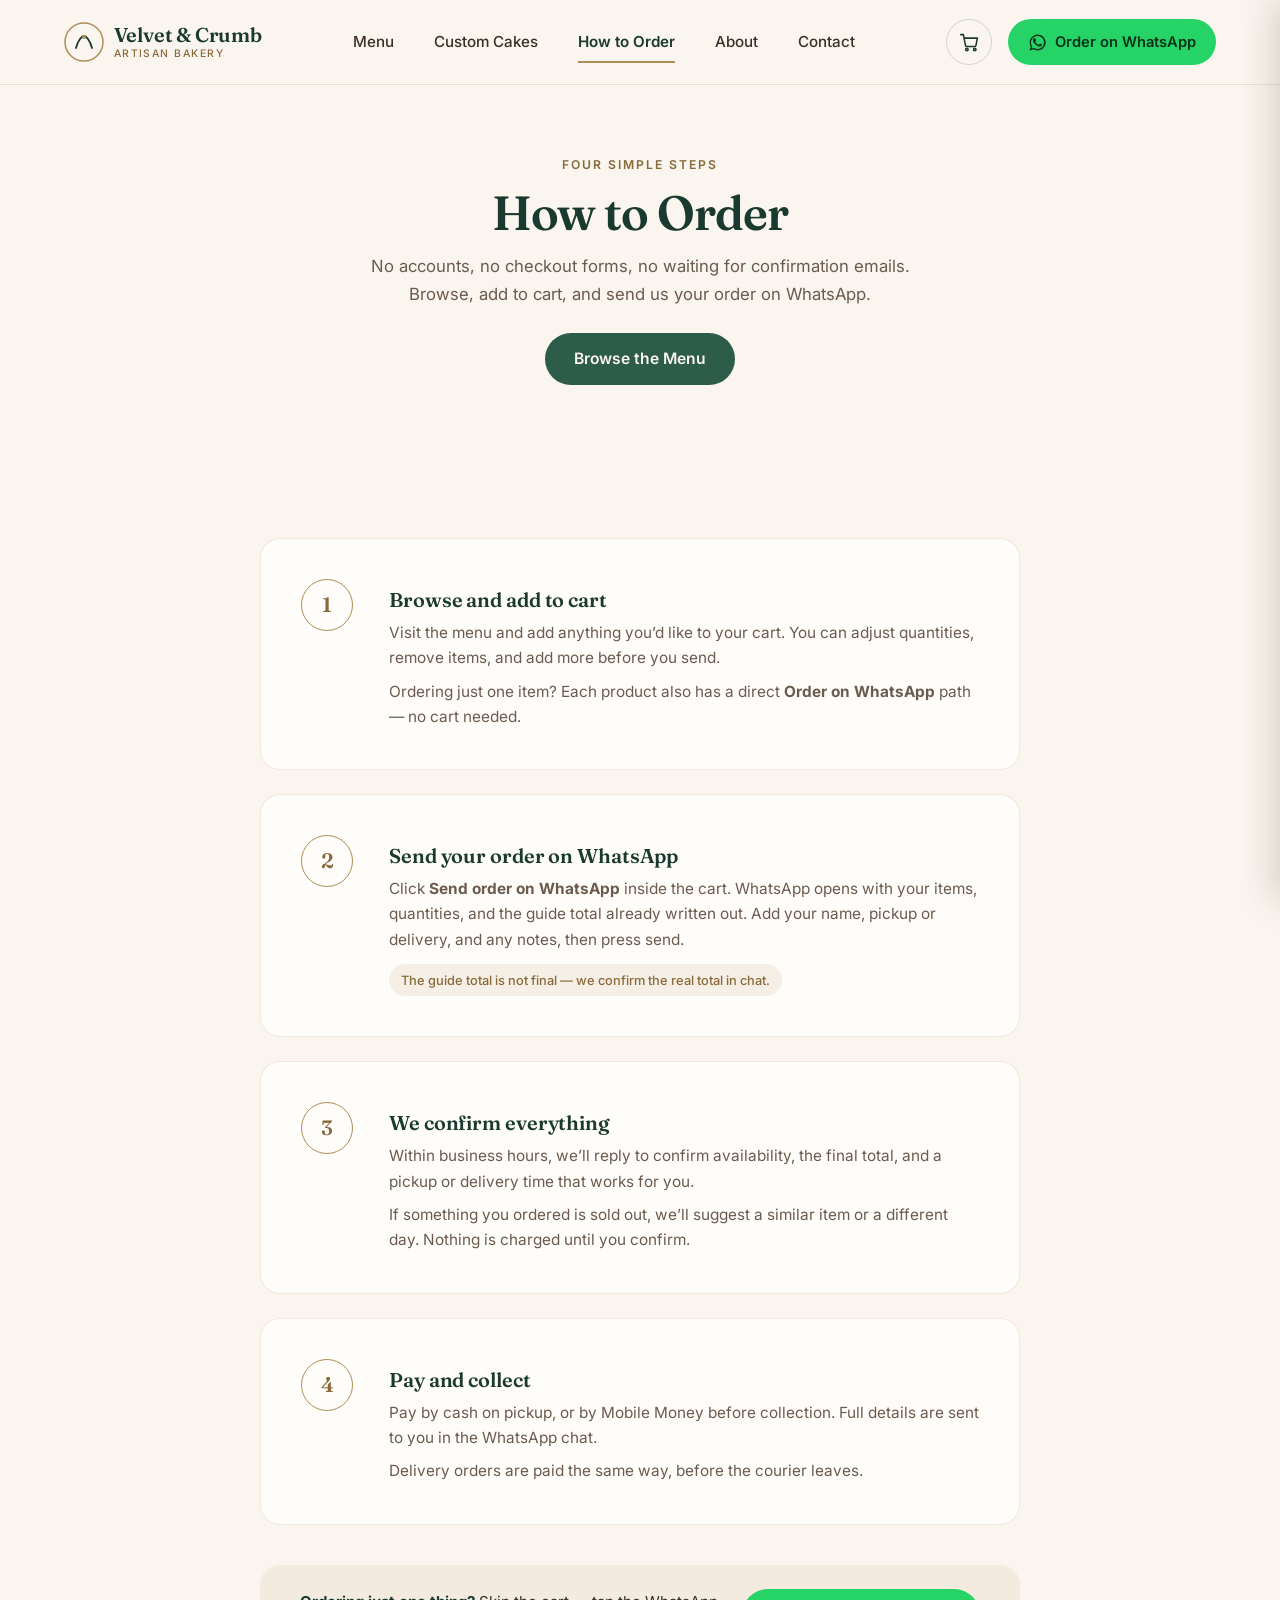
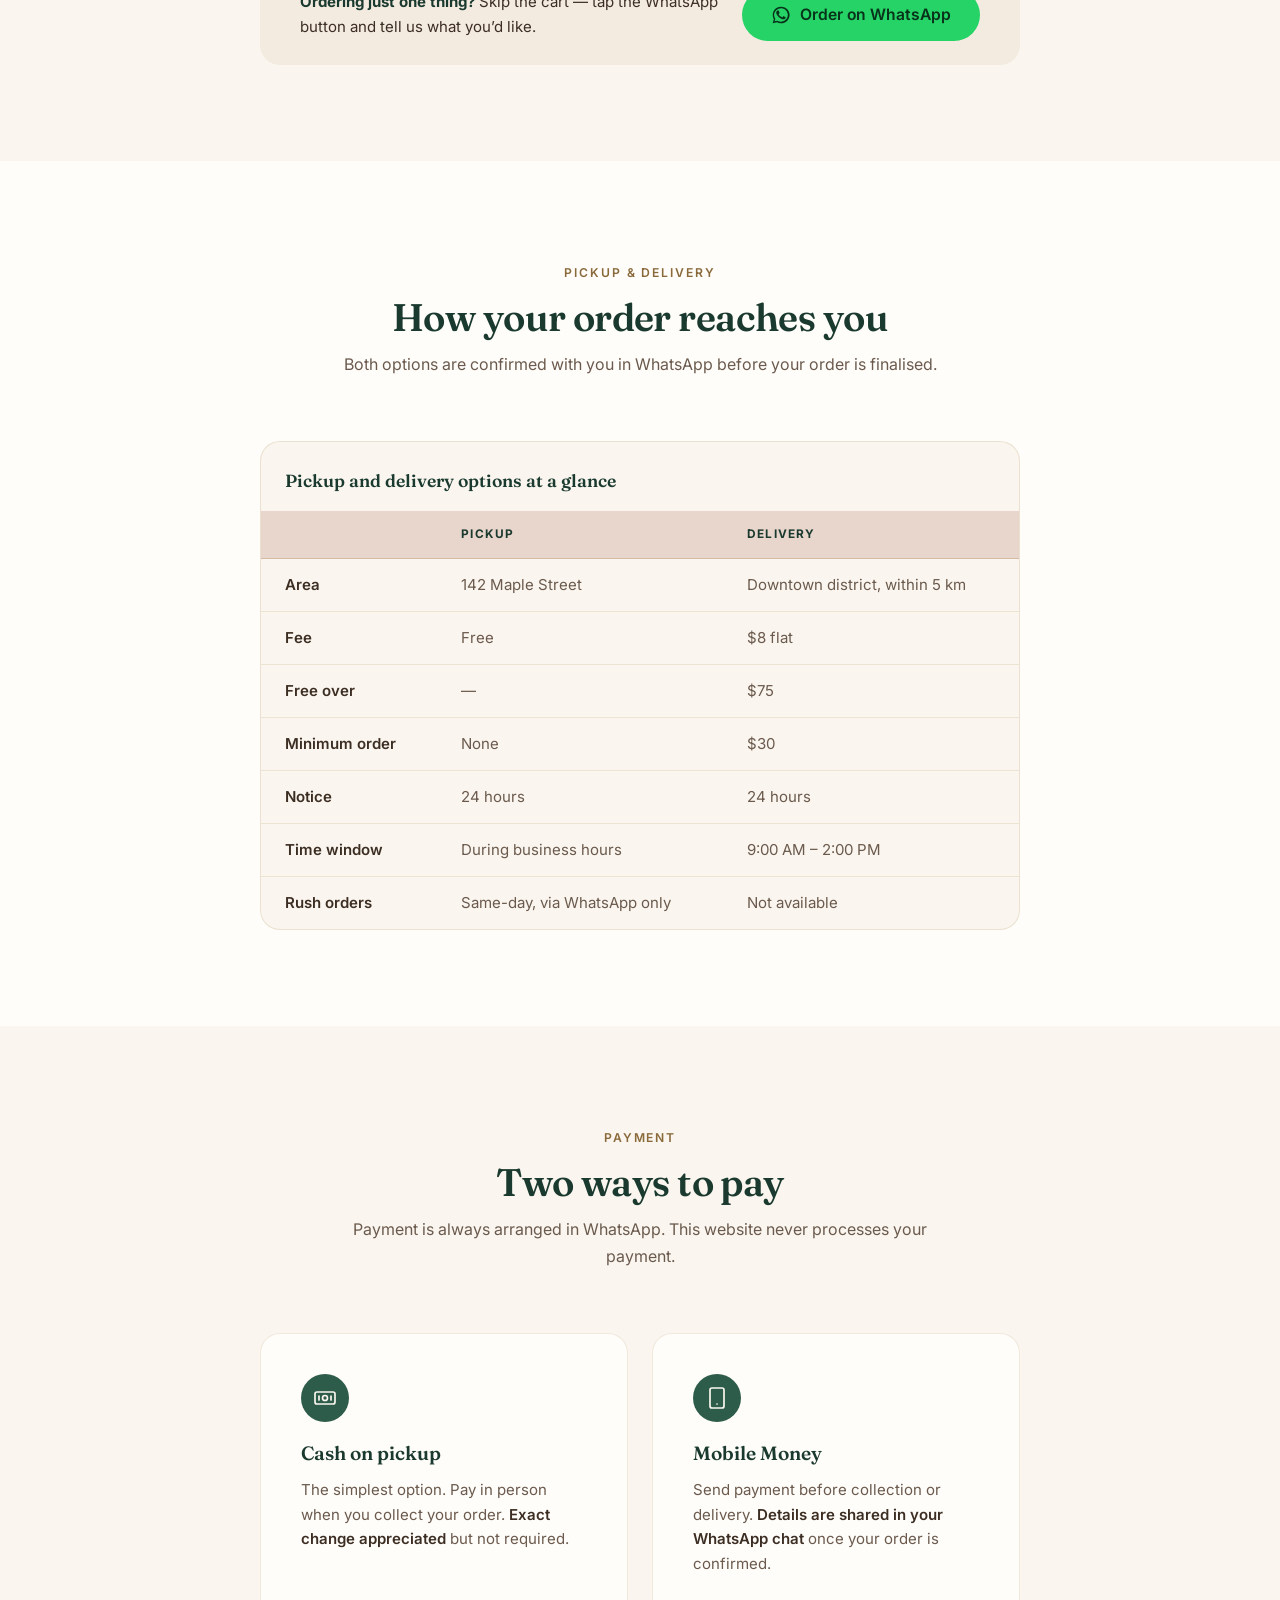
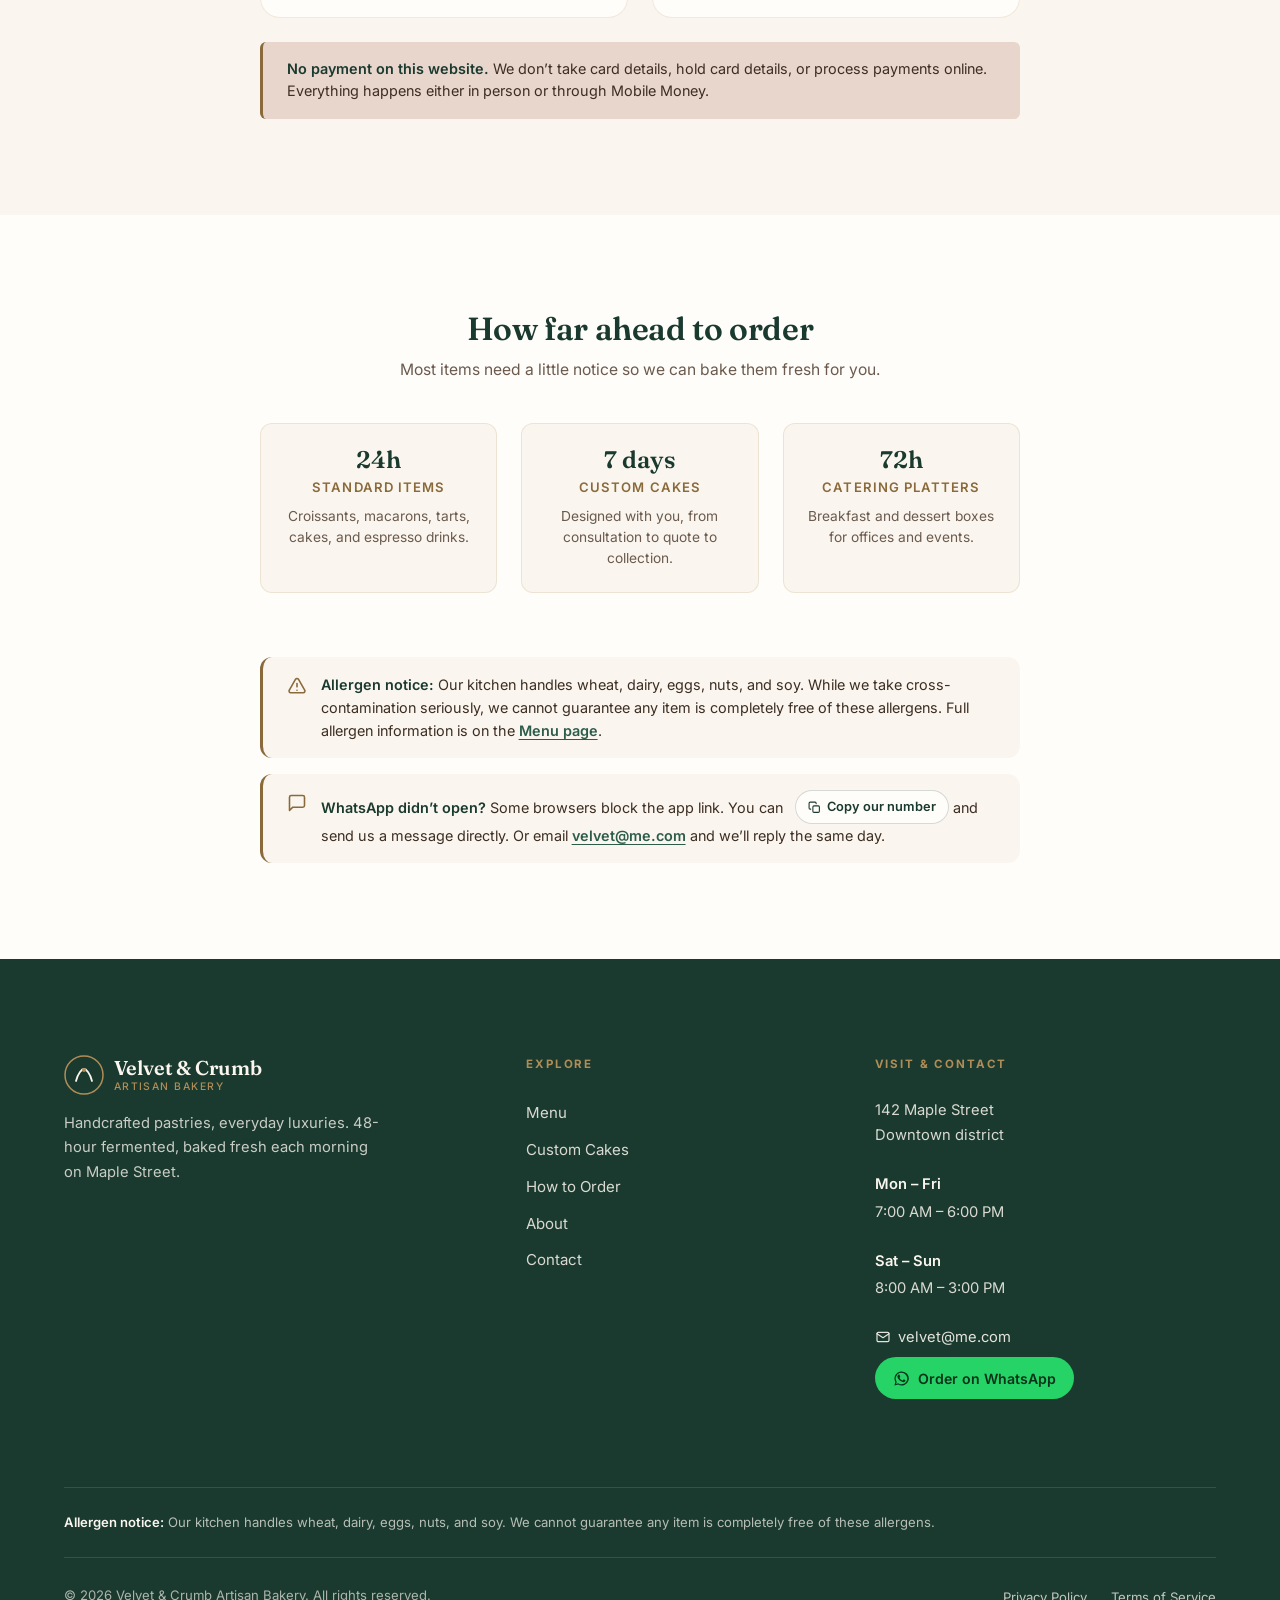
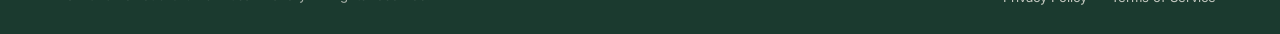
<file: how-to-order.html>
<!DOCTYPE html>
<html lang="en">
<head>
  <meta charset="UTF-8">
  <meta name="viewport" content="width=device-width, initial-scale=1">
  <title>How to Order — Velvet &amp; Crumb Artisan Bakery</title>
  <meta name="description" content="How to order from Velvet & Crumb. Four simple steps, pickup and delivery options, and payment by cash or Mobile Money.">

  <link rel="preconnect" href="https://fonts.googleapis.com">
  <link rel="preconnect" href="https://fonts.gstatic.com" crossorigin>
  <link href="https://fonts.googleapis.com/css2?family=Fraunces:opsz,wght@9..144,400;9..144,600&family=Inter:wght@400;500;600;700&display=swap" rel="stylesheet">
  <link rel="stylesheet" href="css/styles.css">
</head>
<body>

  <a class="skip-link" href="#main">Skip to main content</a>

  <header class="site-header" id="site-header">
    <div class="container header-inner">

      <a href="index.html" class="logo" aria-label="Velvet and Crumb — home">
        <svg class="logo__mark" viewBox="0 0 40 40" aria-hidden="true" focusable="false">
          <circle cx="20" cy="20" r="19" fill="none" stroke="#B08D57" stroke-width="1.5"/>
          <path d="M12 26c2-8 6-12 8-12s6 4 8 12" fill="none" stroke="#1B3A2F" stroke-width="1.8" stroke-linecap="round"/>
          <circle cx="20" cy="15" r="2" fill="#B08D57"/>
        </svg>
        <span class="logo__text">
          Velvet &amp; Crumb
          <small>Artisan Bakery</small>
        </span>
      </a>

      <nav class="primary-nav" id="primary-nav" aria-label="Primary">
        <ul class="primary-nav__list">
          <li><a class="primary-nav__link" href="menu.html">Menu</a></li>
          <li><a class="primary-nav__link" href="custom-cakes.html">Custom Cakes</a></li>
          <li><a class="primary-nav__link" href="how-to-order.html" aria-current="page">How to Order</a></li>
          <li><a class="primary-nav__link" href="about.html">About</a></li>
          <li><a class="primary-nav__link" href="contact.html">Contact</a></li>
        </ul>
      </nav>

      <div class="header-actions">
        <button type="button" class="cart-button" id="cart-toggle"
                aria-label="Open cart, 0 items" aria-controls="cart-panel" aria-expanded="false">
          <svg viewBox="0 0 24 24" fill="none" stroke="currentColor" stroke-width="1.8"
               stroke-linecap="round" stroke-linejoin="round" aria-hidden="true">
            <circle cx="9" cy="20" r="1.4"/>
            <circle cx="18" cy="20" r="1.4"/>
            <path d="M2 3h3l2.4 12.2a1.8 1.8 0 0 0 1.8 1.4h8.4a1.8 1.8 0 0 0 1.8-1.4L21 7H6"/>
          </svg>
          <span class="cart-count" id="cart-count" hidden>0</span>
        </button>

        <a class="btn-whatsapp"
           href="https://wa.me/233209133011?text=Hi%20Velvet%20%26%20Crumb!%20I%27d%20like%20to%20place%20an%20order."
           target="_blank" rel="noopener">
          <svg viewBox="0 0 24 24" fill="currentColor" aria-hidden="true">
            <path d="M17.5 14.4c-.3-.2-1.8-.9-2-1s-.5-.2-.7.1-.8 1-.9 1.2-.3.2-.6.1a8 8 0 0 1-2.4-1.5 9 9 0 0 1-1.6-2c-.2-.3 0-.5.1-.6l.5-.6.3-.5v-.5l-.9-2.1c-.2-.6-.5-.5-.7-.5h-.6a1.2 1.2 0 0 0-.8.4 3.3 3.3 0 0 0-1 2.4 5.7 5.7 0 0 0 1.2 3 12.2 12.2 0 0 0 4.7 4.1 15 15 0 0 0 1.6.6 3.7 3.7 0 0 0 1.7.1 2.9 2.9 0 0 0 1.9-1.3 2.3 2.3 0 0 0 .2-1.3c-.1-.2-.3-.2-.6-.4zM12 2a10 10 0 0 0-8.6 15L2 22l5.2-1.4A10 10 0 1 0 12 2zm0 18.2a8.2 8.2 0 0 1-4.2-1.2l-.3-.2-3.1.8.8-3-.2-.3A8.2 8.2 0 1 1 12 20.2z"/>
          </svg>
          <span>Order on WhatsApp</span>
        </a>

        <button type="button" class="menu-toggle" id="menu-toggle"
                aria-label="Open menu" aria-controls="primary-nav" aria-expanded="false">
          <svg viewBox="0 0 24 24" fill="none" stroke="currentColor" stroke-width="1.9"
               stroke-linecap="round" aria-hidden="true">
            <path d="M4 7h16M4 12h16M4 17h16"/>
          </svg>
        </button>
      </div>
    </div>
  </header>

  <main id="main">

    <!-- ===================== PAGE HEADER ===================== -->
    <header class="page-header">
      <div class="container">
        <span class="page-header__eyebrow">Four Simple Steps</span>
        <h1 class="page-header__title">How to Order</h1>
        <p class="page-header__intro">
          No accounts, no checkout forms, no waiting for confirmation emails. Browse, add to cart, and send us your order on WhatsApp.
        </p>
        <p class="page-header__cta">
          <a href="menu.html" class="btn btn--solid">Browse the Menu</a>
        </p>
      </div>
    </header>

    <!-- ===================== FOUR STEPS ===================== -->
    <section class="how-steps" aria-labelledby="how-steps-heading">
      <h2 class="visually-hidden" id="how-steps-heading">Ordering steps</h2>
      <div class="container">

        <ol class="how-steps__list">

          <li class="how-step">
            <span class="how-step__number" aria-hidden="true">1</span>
            <div class="how-step__content">
              <h3 class="how-step__title">Browse and add to cart</h3>
              <p class="how-step__text">
                Visit the menu and add anything you&rsquo;d like to your cart. You can adjust quantities, remove items, and add more before you send.
              </p>
              <p class="how-step__text">
                Ordering just one item? Each product also has a direct <strong>Order on WhatsApp</strong> path &mdash; no cart needed.
              </p>
            </div>
          </li>

          <li class="how-step">
            <span class="how-step__number" aria-hidden="true">2</span>
            <div class="how-step__content">
              <h3 class="how-step__title">Send your order on WhatsApp</h3>
              <p class="how-step__text">
                Click <strong>Send order on WhatsApp</strong> inside the cart. WhatsApp opens with your items, quantities, and the guide total already written out. Add your name, pickup or delivery, and any notes, then press send.
              </p>
              <span class="how-step__hint">The guide total is not final &mdash; we confirm the real total in chat.</span>
            </div>
          </li>

          <li class="how-step">
            <span class="how-step__number" aria-hidden="true">3</span>
            <div class="how-step__content">
              <h3 class="how-step__title">We confirm everything</h3>
              <p class="how-step__text">
                Within business hours, we&rsquo;ll reply to confirm availability, the final total, and a pickup or delivery time that works for you.
              </p>
              <p class="how-step__text">
                If something you ordered is sold out, we&rsquo;ll suggest a similar item or a different day. Nothing is charged until you confirm.
              </p>
            </div>
          </li>

          <li class="how-step">
            <span class="how-step__number" aria-hidden="true">4</span>
            <div class="how-step__content">
              <h3 class="how-step__title">Pay and collect</h3>
              <p class="how-step__text">
                Pay by cash on pickup, or by Mobile Money before collection. Full details are sent to you in the WhatsApp chat.
              </p>
              <p class="how-step__text">
                Delivery orders are paid the same way, before the courier leaves.
              </p>
            </div>
          </li>

        </ol>

        <div class="quick-order">
          <p class="quick-order__text">
            <strong>Ordering just one thing?</strong> Skip the cart &mdash; tap the WhatsApp button and tell us what you&rsquo;d like.
          </p>
          <a class="btn btn--whatsapp"
             href="https://wa.me/233209133011?text=Hi%20Velvet%20%26%20Crumb!%20I%27d%20like%20to%20order%3A%20"
             target="_blank" rel="noopener">
            <svg viewBox="0 0 24 24" fill="currentColor" aria-hidden="true">
              <path d="M17.5 14.4c-.3-.2-1.8-.9-2-1s-.5-.2-.7.1-.8 1-.9 1.2-.3.2-.6.1a8 8 0 0 1-2.4-1.5 9 9 0 0 1-1.6-2c-.2-.3 0-.5.1-.6l.5-.6.3-.5v-.5l-.9-2.1c-.2-.6-.5-.5-.7-.5h-.6a1.2 1.2 0 0 0-.8.4 3.3 3.3 0 0 0-1 2.4 5.7 5.7 0 0 0 1.2 3 12.2 12.2 0 0 0 4.7 4.1 15 15 0 0 0 1.6.6 3.7 3.7 0 0 0 1.7.1 2.9 2.9 0 0 0 1.9-1.3 2.3 2.3 0 0 0 .2-1.3c-.1-.2-.3-.2-.6-.4zM12 2a10 10 0 0 0-8.6 15L2 22l5.2-1.4A10 10 0 1 0 12 2zm0 18.2a8.2 8.2 0 0 1-4.2-1.2l-.3-.2-3.1.8.8-3-.2-.3A8.2 8.2 0 1 1 12 20.2z"/>
            </svg>
            Order on WhatsApp
          </a>
        </div>

      </div>
    </section>

    <!-- ===================== PICKUP & DELIVERY ===================== -->
    <section class="fulfilment-section" aria-labelledby="fulfilment-heading">
      <div class="container">

        <header class="fulfilment-section__header">
          <span class="fulfilment-section__eyebrow">Pickup &amp; Delivery</span>
          <h2 class="fulfilment-section__title" id="fulfilment-heading">How your order reaches you</h2>
          <p class="fulfilment-section__subtitle">
            Both options are confirmed with you in WhatsApp before your order is finalised.
          </p>
        </header>

        <div class="fulfilment-table-wrap">
          <table class="fulfilment-table">
            <caption>Pickup and delivery options at a glance</caption>
            <thead>
              <tr>
                <th scope="col">&nbsp;</th>
                <th scope="col">Pickup</th>
                <th scope="col">Delivery</th>
              </tr>
            </thead>
            <tbody>
              <tr>
                <th scope="row">Area</th>
                <td>142 Maple Street</td>
                <td>Downtown district, within 5 km</td>
              </tr>
              <tr>
                <th scope="row">Fee</th>
                <td>Free</td>
                <td>$8 flat</td>
              </tr>
              <tr>
                <th scope="row">Free over</th>
                <td>&mdash;</td>
                <td>$75</td>
              </tr>
              <tr>
                <th scope="row">Minimum order</th>
                <td>None</td>
                <td>$30</td>
              </tr>
              <tr>
                <th scope="row">Notice</th>
                <td>24 hours</td>
                <td>24 hours</td>
              </tr>
              <tr>
                <th scope="row">Time window</th>
                <td>During business hours</td>
                <td>9:00 AM &ndash; 2:00 PM</td>
              </tr>
              <tr>
                <th scope="row">Rush orders</th>
                <td>Same-day, via WhatsApp only</td>
                <td>Not available</td>
              </tr>
            </tbody>
          </table>
        </div>

      </div>
    </section>

    <!-- ===================== PAYMENT ===================== -->
    <section class="payment-section" aria-labelledby="payment-heading">
      <div class="container">

        <header class="payment-section__header">
          <span class="payment-section__eyebrow">Payment</span>
          <h2 class="payment-section__title" id="payment-heading">Two ways to pay</h2>
          <p class="payment-section__subtitle">
            Payment is always arranged in WhatsApp. This website never processes your payment.
          </p>
        </header>

        <div class="payment-cards">

          <article class="payment-card">
            <div class="payment-card__icon" aria-hidden="true">
              <svg viewBox="0 0 24 24" fill="none" stroke="currentColor" stroke-width="1.7"
                   stroke-linecap="round" stroke-linejoin="round">
                <rect x="2" y="6" width="20" height="12" rx="2"/>
                <circle cx="12" cy="12" r="2.5"/>
                <path d="M6 10v4M18 10v4"/>
              </svg>
            </div>
            <h3 class="payment-card__title">Cash on pickup</h3>
            <p class="payment-card__text">
              The simplest option. Pay in person when you collect your order. <strong>Exact change appreciated</strong> but not required.
            </p>
          </article>

          <article class="payment-card">
            <div class="payment-card__icon" aria-hidden="true">
              <svg viewBox="0 0 24 24" fill="none" stroke="currentColor" stroke-width="1.7"
                   stroke-linecap="round" stroke-linejoin="round">
                <rect x="5" y="2" width="14" height="20" rx="2"/>
                <path d="M12 18h.01"/>
              </svg>
            </div>
            <h3 class="payment-card__title">Mobile Money</h3>
            <p class="payment-card__text">
              Send payment before collection or delivery. <strong>Details are shared in your WhatsApp chat</strong> once your order is confirmed.
            </p>
          </article>

        </div>

        <p class="payment-section__note">
          <strong>No payment on this website.</strong> We don&rsquo;t take card details, hold card details, or process payments online. Everything happens either in person or through Mobile Money.
        </p>

      </div>
    </section>

    <!-- ===================== LEAD TIMES + NOTES ===================== -->
    <section class="lead-times" aria-labelledby="lead-times-heading">
      <div class="container">

        <header class="lead-times__header">
          <h2 class="lead-times__title" id="lead-times-heading">How far ahead to order</h2>
          <p class="lead-times__subtitle">
            Most items need a little notice so we can bake them fresh for you.
          </p>
        </header>

        <div class="lead-times__list">

          <div class="lead-time">
            <p class="lead-time__value">24h</p>
            <p class="lead-time__label">Standard items</p>
            <p class="lead-time__desc">Croissants, macarons, tarts, cakes, and espresso drinks.</p>
          </div>

          <div class="lead-time">
            <p class="lead-time__value">7 days</p>
            <p class="lead-time__label">Custom cakes</p>
            <p class="lead-time__desc">Designed with you, from consultation to quote to collection.</p>
          </div>

          <div class="lead-time">
            <p class="lead-time__value">72h</p>
            <p class="lead-time__label">Catering platters</p>
            <p class="lead-time__desc">Breakfast and dessert boxes for offices and events.</p>
          </div>

        </div>

        <div class="order-notes">

          <div class="order-note" role="note">
            <svg class="order-note__icon" viewBox="0 0 24 24" fill="none" stroke="currentColor"
                 stroke-width="1.9" stroke-linecap="round" stroke-linejoin="round" aria-hidden="true">
              <path d="M12 9v4"/>
              <path d="M12 17h.01"/>
              <path d="M10.3 3.86a2 2 0 0 1 3.4 0l7.5 13A2 2 0 0 1 19.5 20h-15a2 2 0 0 1-1.7-3.14l7.5-13z"/>
            </svg>
            <p class="order-note__text">
              <strong>Allergen notice:</strong> Our kitchen handles wheat, dairy, eggs, nuts, and soy. While we take cross-contamination seriously, we cannot guarantee any item is completely free of these allergens. Full allergen information is on the <a href="menu.html#allergens">Menu page</a>.
            </p>
          </div>

          <div class="order-note" role="note">
            <svg class="order-note__icon" viewBox="0 0 24 24" fill="none" stroke="currentColor"
                 stroke-width="1.9" stroke-linecap="round" stroke-linejoin="round" aria-hidden="true">
              <path d="M21 15a2 2 0 0 1-2 2H7l-4 4V5a2 2 0 0 1 2-2h14a2 2 0 0 1 2 2z"/>
            </svg>
            <p class="order-note__text" id="wa-troubleshoot">
              <strong>WhatsApp didn&rsquo;t open?</strong> Some browsers block the app link. You can
              <button type="button" class="copy-btn" id="copy-number" data-number="+233 20 913 3011">
                <svg viewBox="0 0 24 24" fill="none" stroke="currentColor" stroke-width="2"
                     stroke-linecap="round" stroke-linejoin="round" aria-hidden="true">
                  <rect x="9" y="9" width="12" height="12" rx="2"/>
                  <path d="M5 15H4a2 2 0 0 1-2-2V4a2 2 0 0 1 2-2h9a2 2 0 0 1 2 2v1"/>
                </svg>
                <span id="copy-number-label">Copy our number</span>
              </button>
              and send us a message directly. Or email <a href="mailto:velvet@me.com">velvet@me.com</a> and we&rsquo;ll reply the same day.
            </p>
          </div>

        </div>

      </div>
    </section>

  </main>

  <footer class="site-footer">
    <div class="container">
      <div class="site-footer__grid">
        <div class="footer-brand">
          <a href="index.html" class="footer-brand__logo" aria-label="Velvet and Crumb — home">
            <svg viewBox="0 0 40 40" aria-hidden="true" focusable="false">
              <circle cx="20" cy="20" r="19" fill="none" stroke="#B08D57" stroke-width="1.5"/>
              <path d="M12 26c2-8 6-12 8-12s6 4 8 12" fill="none" stroke="#FAF6EF" stroke-width="1.8" stroke-linecap="round"/>
              <circle cx="20" cy="15" r="2" fill="#B08D57"/>
            </svg>
            <span class="footer-brand__name">
              Velvet &amp; Crumb
              <small>Artisan Bakery</small>
            </span>
          </a>
          <p class="footer-brand__blurb">
            Handcrafted pastries, everyday luxuries. 48-hour fermented, baked fresh each morning on Maple Street.
          </p>
        </div>

        <nav class="footer-nav" aria-label="Footer">
          <h2 class="footer-heading">Explore</h2>
          <ul class="footer-nav__list">
            <li><a class="footer-nav__link" href="menu.html">Menu</a></li>
            <li><a class="footer-nav__link" href="custom-cakes.html">Custom Cakes</a></li>
            <li><a class="footer-nav__link" href="how-to-order.html">How to Order</a></li>
            <li><a class="footer-nav__link" href="about.html">About</a></li>
            <li><a class="footer-nav__link" href="contact.html">Contact</a></li>
          </ul>
        </nav>

        <div>
          <h2 class="footer-heading">Visit &amp; Contact</h2>
          <address class="footer-visit">
            142 Maple Street<br>
            Downtown district
          </address>
          <p class="footer-hours"><strong>Mon – Fri</strong>7:00 AM – 6:00 PM</p>
          <p class="footer-hours"><strong>Sat – Sun</strong>8:00 AM – 3:00 PM</p>
          <div class="footer-contact">
            <a class="footer-contact__link" href="mailto:velvet@me.com">
              <svg viewBox="0 0 24 24" fill="none" stroke="currentColor" stroke-width="1.8" stroke-linecap="round" stroke-linejoin="round" aria-hidden="true"><rect x="3" y="5" width="18" height="14" rx="2"/><path d="M3 7l9 6 9-6"/></svg>
              velvet@me.com
            </a>
            <a class="btn--whatsapp-sm"
               href="https://wa.me/233209133011?text=Hi%20Velvet%20%26%20Crumb!%20I%27d%20like%20to%20place%20an%20order."
               target="_blank" rel="noopener">
              <svg viewBox="0 0 24 24" fill="currentColor" aria-hidden="true"><path d="M17.5 14.4c-.3-.2-1.8-.9-2-1s-.5-.2-.7.1-.8 1-.9 1.2-.3.2-.6.1a8 8 0 0 1-2.4-1.5 9 9 0 0 1-1.6-2c-.2-.3 0-.5.1-.6l.5-.6.3-.5v-.5l-.9-2.1c-.2-.6-.5-.5-.7-.5h-.6a1.2 1.2 0 0 0-.8.4 3.3 3.3 0 0 0-1 2.4 5.7 5.7 0 0 0 1.2 3 12.2 12.2 0 0 0 4.7 4.1 15 15 0 0 0 1.6.6 3.7 3.7 0 0 0 1.7.1 2.9 2.9 0 0 0 1.9-1.3 2.3 2.3 0 0 0 .2-1.3c-.1-.2-.3-.2-.6-.4zM12 2a10 10 0 0 0-8.6 15L2 22l5.2-1.4A10 10 0 1 0 12 2zm0 18.2a8.2 8.2 0 0 1-4.2-1.2l-.3-.2-3.1.8.8-3-.2-.3A8.2 8.2 0 1 1 12 20.2z"/></svg>
              Order on WhatsApp
            </a>
          </div>
        </div>
      </div>

      <p class="footer-allergen">
        <strong>Allergen notice:</strong> Our kitchen handles wheat, dairy, eggs, nuts, and soy. We cannot guarantee any item is completely free of these allergens.
      </p>

      <div class="footer-bottom">
        <p class="footer-copy">
          &copy; <span id="footer-year">2026</span> Velvet &amp; Crumb Artisan Bakery. All rights reserved.
        </p>
        <ul class="footer-legal">
          <li><a href="privacy.html">Privacy Policy</a></li>
          <li><a href="terms.html">Terms of Service</a></li>
        </ul>
      </div>
    </div>
  </footer>

  <script src="js/products.js"></script>
  <script src="js/main.js"></script>
  <script src="js/cart.js"></script>
  <script src="js/how-to-order.js"></script>
</body>
</html>
</file>
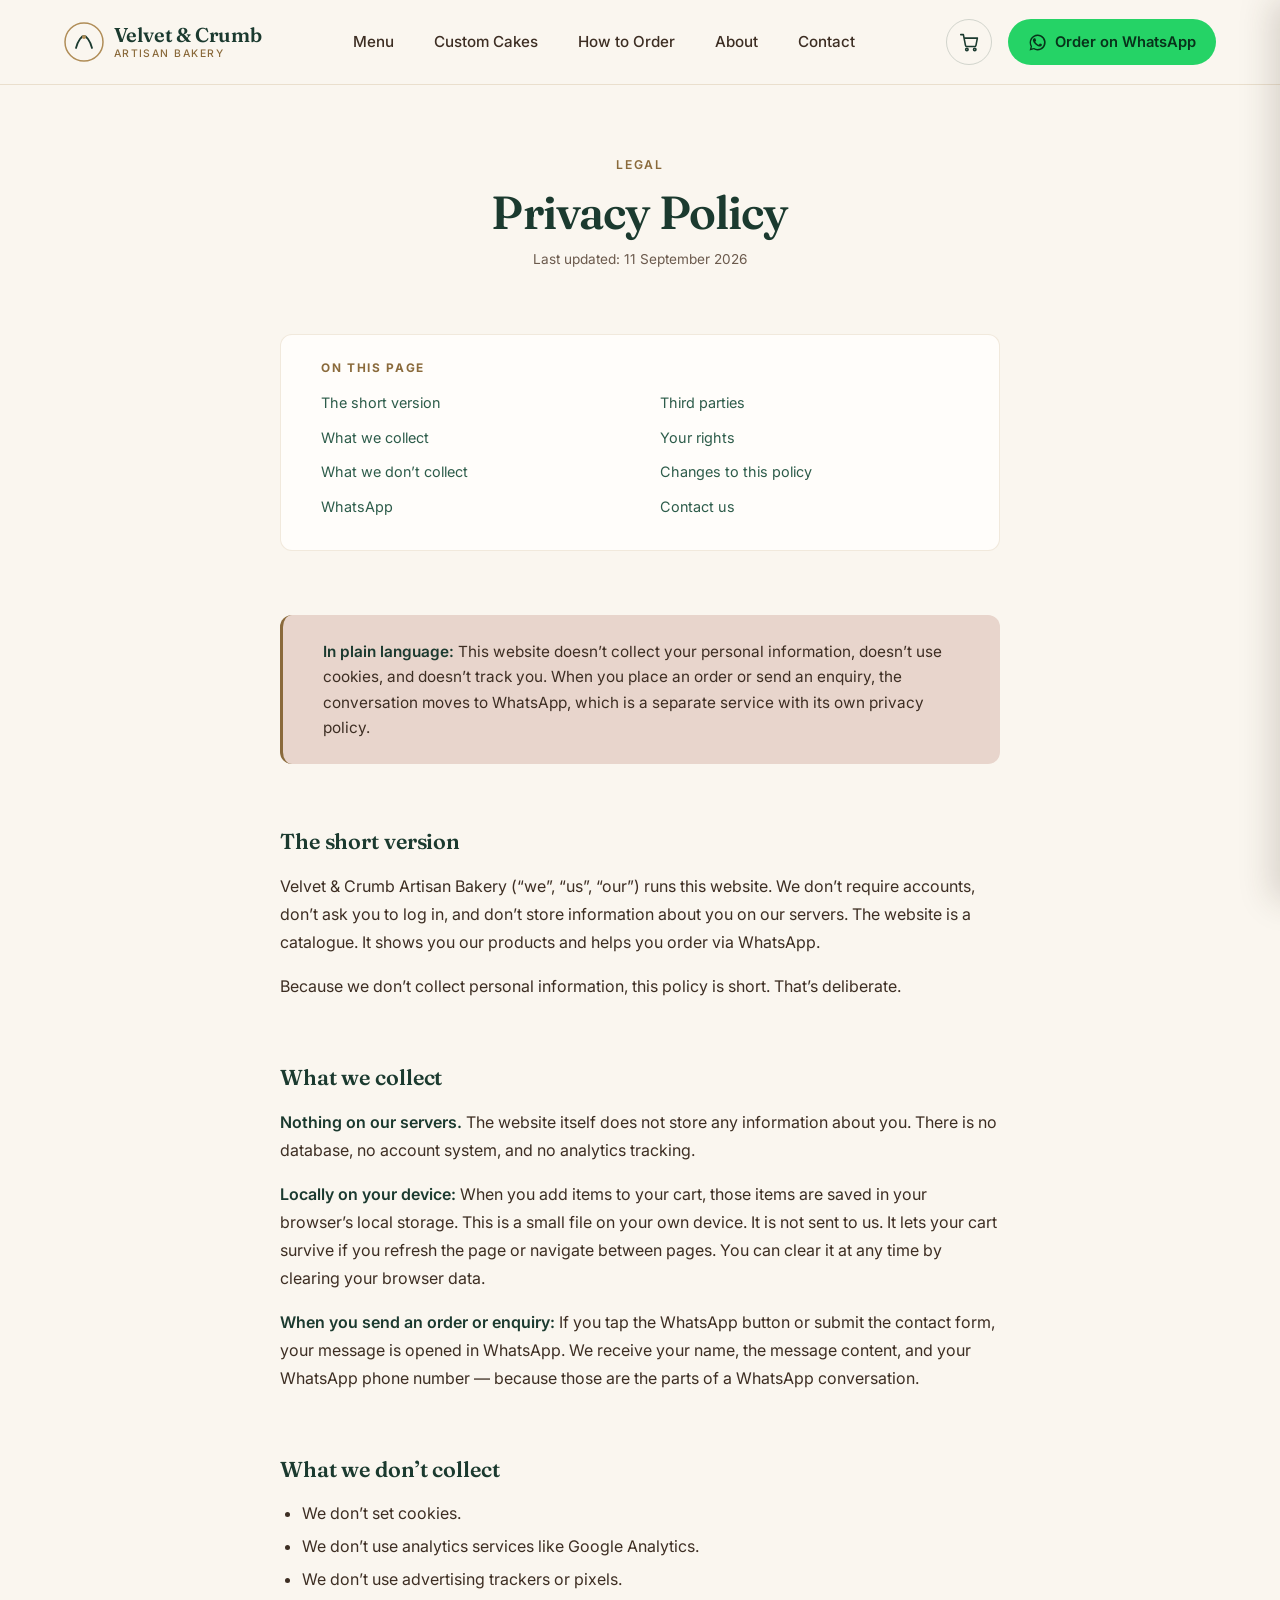
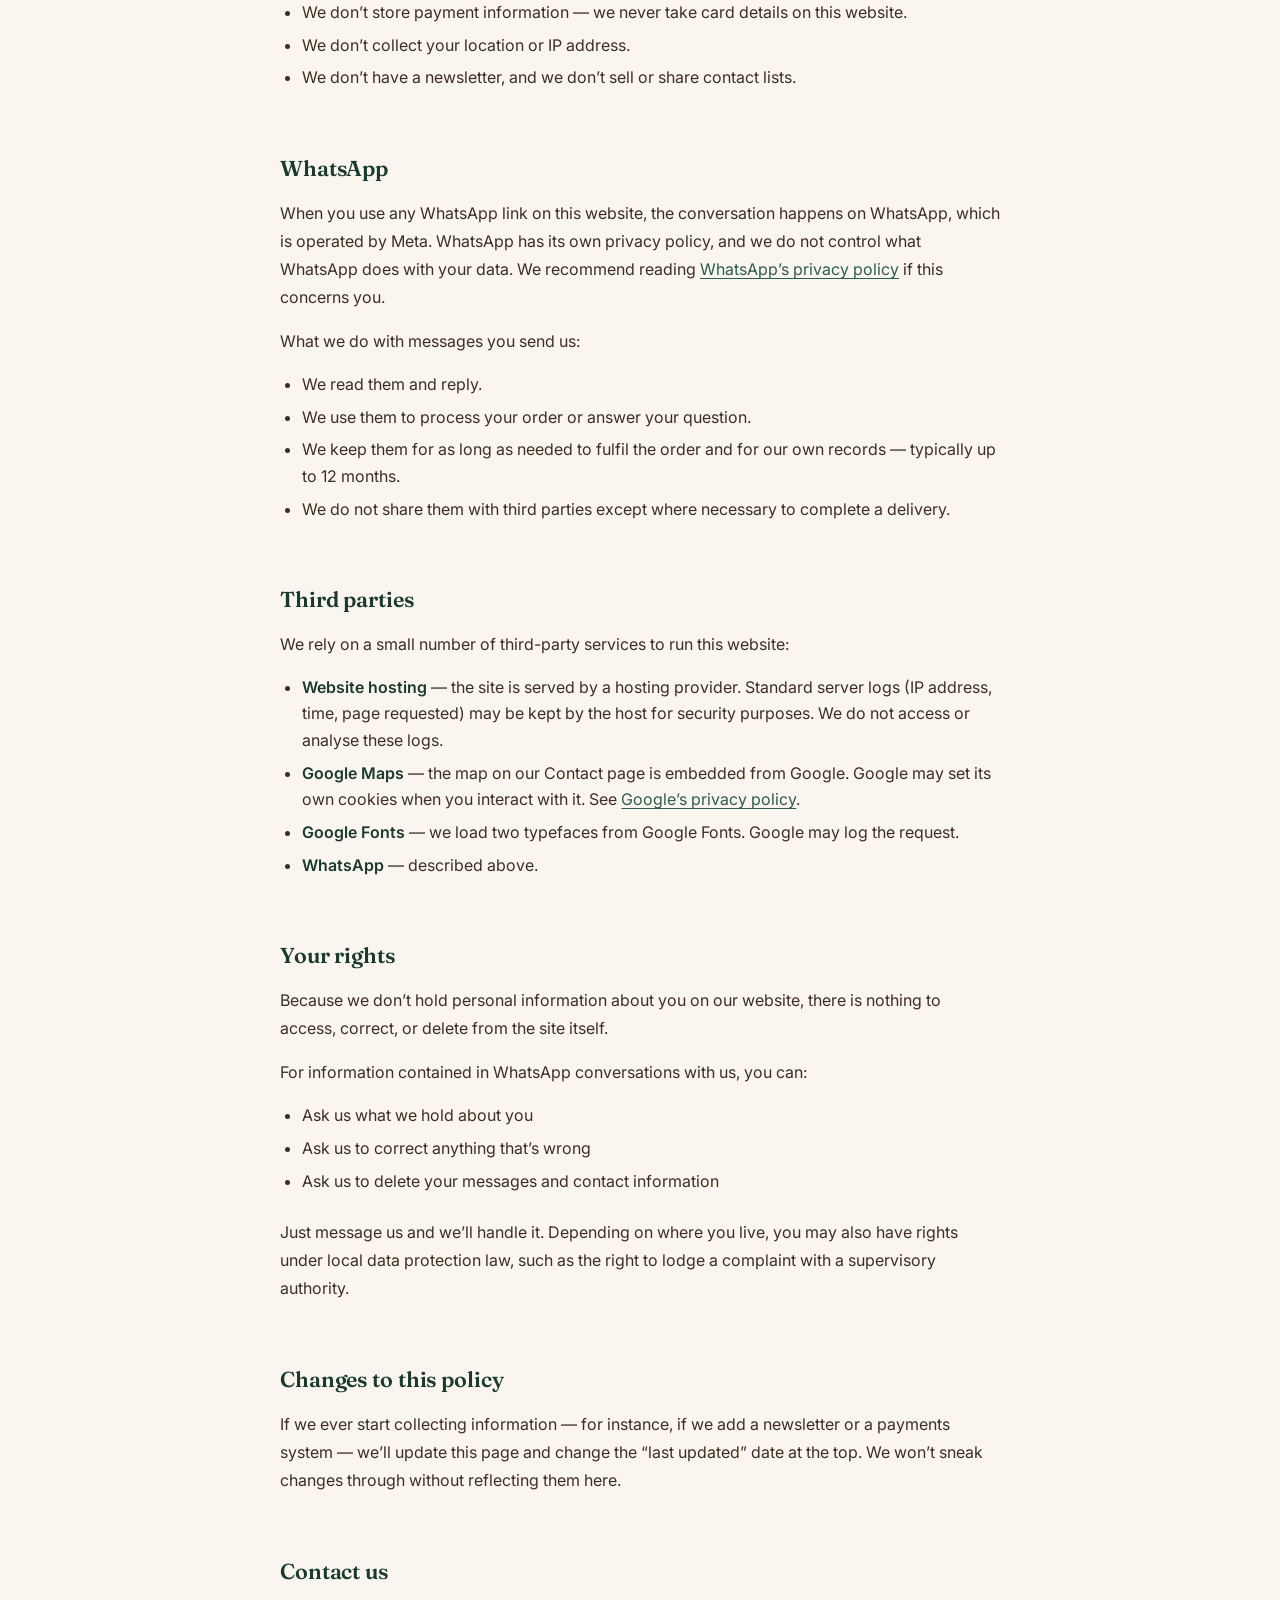
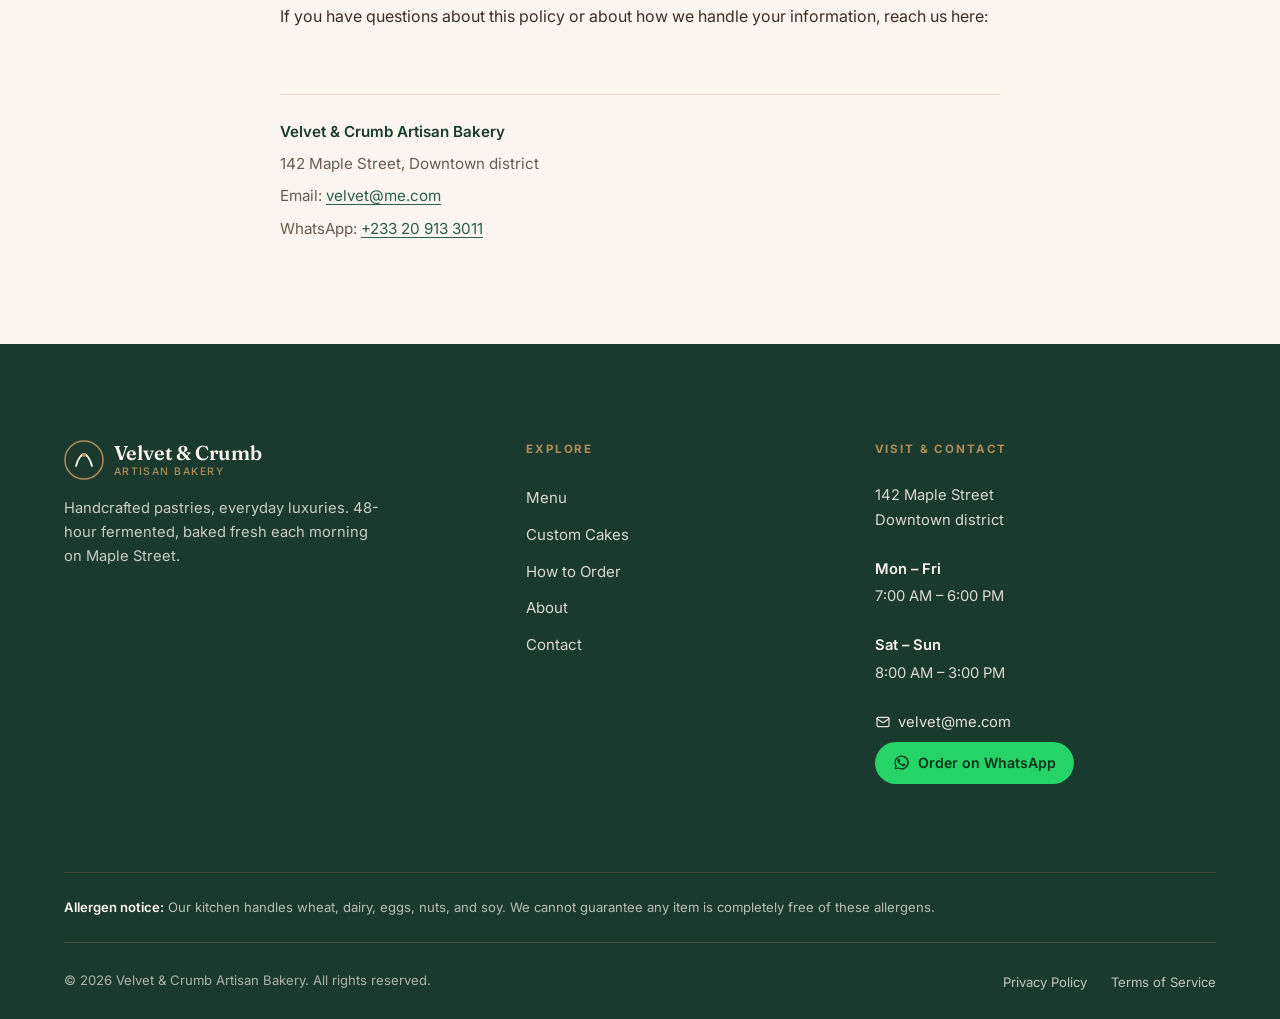
<file: privacy.html>
<!DOCTYPE html>
<html lang="en">
<head>
  <meta charset="UTF-8">
  <meta name="viewport" content="width=device-width, initial-scale=1">
  <title>Privacy Policy — Velvet &amp; Crumb Artisan Bakery</title>
  <meta name="description" content="Privacy policy for Velvet & Crumb Artisan Bakery. What we collect, what we don't, and how to reach us.">
  <meta name="robots" content="noindex, follow">

  <link rel="preconnect" href="https://fonts.googleapis.com">
  <link rel="preconnect" href="https://fonts.gstatic.com" crossorigin>
  <link href="https://fonts.googleapis.com/css2?family=Fraunces:opsz,wght@9..144,400;9..144,600&family=Inter:wght@400;500;600;700&display=swap" rel="stylesheet">
  <link rel="stylesheet" href="css/styles.css">
</head>
<body>

  <a class="skip-link" href="#main">Skip to main content</a>

  <header class="site-header" id="site-header">
    <div class="container header-inner">
      <a href="index.html" class="logo" aria-label="Velvet and Crumb — home">
        <svg class="logo__mark" viewBox="0 0 40 40" aria-hidden="true" focusable="false">
          <circle cx="20" cy="20" r="19" fill="none" stroke="#B08D57" stroke-width="1.5"/>
          <path d="M12 26c2-8 6-12 8-12s6 4 8 12" fill="none" stroke="#1B3A2F" stroke-width="1.8" stroke-linecap="round"/>
          <circle cx="20" cy="15" r="2" fill="#B08D57"/>
        </svg>
        <span class="logo__text">
          Velvet &amp; Crumb
          <small>Artisan Bakery</small>
        </span>
      </a>

      <nav class="primary-nav" id="primary-nav" aria-label="Primary">
        <ul class="primary-nav__list">
          <li><a class="primary-nav__link" href="menu.html">Menu</a></li>
          <li><a class="primary-nav__link" href="custom-cakes.html">Custom Cakes</a></li>
          <li><a class="primary-nav__link" href="how-to-order.html">How to Order</a></li>
          <li><a class="primary-nav__link" href="about.html">About</a></li>
          <li><a class="primary-nav__link" href="contact.html">Contact</a></li>
        </ul>
      </nav>

      <div class="header-actions">
        <button type="button" class="cart-button" id="cart-toggle"
                aria-label="Open cart, 0 items" aria-controls="cart-panel" aria-expanded="false">
          <svg viewBox="0 0 24 24" fill="none" stroke="currentColor" stroke-width="1.8"
               stroke-linecap="round" stroke-linejoin="round" aria-hidden="true">
            <circle cx="9" cy="20" r="1.4"/>
            <circle cx="18" cy="20" r="1.4"/>
            <path d="M2 3h3l2.4 12.2a1.8 1.8 0 0 0 1.8 1.4h8.4a1.8 1.8 0 0 0 1.8-1.4L21 7H6"/>
          </svg>
          <span class="cart-count" id="cart-count" hidden>0</span>
        </button>

        <a class="btn-whatsapp"
           href="https://wa.me/233209133011?text=Hi%20Velvet%20%26%20Crumb!%20I%27d%20like%20to%20place%20an%20order."
           target="_blank" rel="noopener">
          <svg viewBox="0 0 24 24" fill="currentColor" aria-hidden="true">
            <path d="M17.5 14.4c-.3-.2-1.8-.9-2-1s-.5-.2-.7.1-.8 1-.9 1.2-.3.2-.6.1a8 8 0 0 1-2.4-1.5 9 9 0 0 1-1.6-2c-.2-.3 0-.5.1-.6l.5-.6.3-.5v-.5l-.9-2.1c-.2-.6-.5-.5-.7-.5h-.6a1.2 1.2 0 0 0-.8.4 3.3 3.3 0 0 0-1 2.4 5.7 5.7 0 0 0 1.2 3 12.2 12.2 0 0 0 4.7 4.1 15 15 0 0 0 1.6.6 3.7 3.7 0 0 0 1.7.1 2.9 2.9 0 0 0 1.9-1.3 2.3 2.3 0 0 0 .2-1.3c-.1-.2-.3-.2-.6-.4zM12 2a10 10 0 0 0-8.6 15L2 22l5.2-1.4A10 10 0 1 0 12 2zm0 18.2a8.2 8.2 0 0 1-4.2-1.2l-.3-.2-3.1.8.8-3-.2-.3A8.2 8.2 0 1 1 12 20.2z"/>
          </svg>
          <span>Order on WhatsApp</span>
        </a>

        <button type="button" class="menu-toggle" id="menu-toggle"
                aria-label="Open menu" aria-controls="primary-nav" aria-expanded="false">
          <svg viewBox="0 0 24 24" fill="none" stroke="currentColor" stroke-width="1.9"
               stroke-linecap="round" aria-hidden="true">
            <path d="M4 7h16M4 12h16M4 17h16"/>
          </svg>
        </button>
      </div>
    </div>
  </header>

  <main id="main">

    <section class="legal" aria-labelledby="legal-heading">
      <div class="container">

        <header class="legal__header">
          <span class="legal__eyebrow">Legal</span>
          <h1 class="legal__title" id="legal-heading">Privacy Policy</h1>
          <p class="legal__updated">Last updated: 11 September 2026</p>
        </header>

        <nav class="legal__toc" aria-label="Sections of this page">
          <h2 class="legal__toc-title">On this page</h2>
          <ul class="legal__toc-list">
            <li><a class="legal__toc-link" href="#summary">The short version</a></li>
            <li><a class="legal__toc-link" href="#what-we-collect">What we collect</a></li>
            <li><a class="legal__toc-link" href="#what-we-dont">What we don&rsquo;t collect</a></li>
            <li><a class="legal__toc-link" href="#whatsapp">WhatsApp</a></li>
            <li><a class="legal__toc-link" href="#third-parties">Third parties</a></li>
            <li><a class="legal__toc-link" href="#your-rights">Your rights</a></li>
            <li><a class="legal__toc-link" href="#changes">Changes to this policy</a></li>
            <li><a class="legal__toc-link" href="#contact-us">Contact us</a></li>
          </ul>
        </nav>

        <div class="legal__body">

          <div class="legal__callout">
            <strong>In plain language:</strong> This website doesn&rsquo;t collect your personal information, doesn&rsquo;t use cookies, and doesn&rsquo;t track you. When you place an order or send an enquiry, the conversation moves to WhatsApp, which is a separate service with its own privacy policy.
          </div>

          <h2 id="summary">The short version</h2>
          <p>
            Velvet &amp; Crumb Artisan Bakery (&ldquo;we&rdquo;, &ldquo;us&rdquo;, &ldquo;our&rdquo;) runs this website. We don&rsquo;t require accounts, don&rsquo;t ask you to log in, and don&rsquo;t store information about you on our servers. The website is a catalogue. It shows you our products and helps you order via WhatsApp.
          </p>
          <p>
            Because we don&rsquo;t collect personal information, this policy is short. That&rsquo;s deliberate.
          </p>

          <h2 id="what-we-collect">What we collect</h2>
          <p>
            <strong>Nothing on our servers.</strong> The website itself does not store any information about you. There is no database, no account system, and no analytics tracking.
          </p>
          <p>
            <strong>Locally on your device:</strong> When you add items to your cart, those items are saved in your browser&rsquo;s local storage. This is a small file on your own device. It is not sent to us. It lets your cart survive if you refresh the page or navigate between pages. You can clear it at any time by clearing your browser data.
          </p>
          <p>
            <strong>When you send an order or enquiry:</strong> If you tap the WhatsApp button or submit the contact form, your message is opened in WhatsApp. We receive your name, the message content, and your WhatsApp phone number &mdash; because those are the parts of a WhatsApp conversation.
          </p>

          <h2 id="what-we-dont">What we don&rsquo;t collect</h2>
          <ul>
            <li>We don&rsquo;t set cookies.</li>
            <li>We don&rsquo;t use analytics services like Google Analytics.</li>
            <li>We don&rsquo;t use advertising trackers or pixels.</li>
            <li>We don&rsquo;t store payment information &mdash; we never take card details on this website.</li>
            <li>We don&rsquo;t collect your location or IP address.</li>
            <li>We don&rsquo;t have a newsletter, and we don&rsquo;t sell or share contact lists.</li>
          </ul>

          <h2 id="whatsapp">WhatsApp</h2>
          <p>
            When you use any WhatsApp link on this website, the conversation happens on WhatsApp, which is operated by Meta. WhatsApp has its own privacy policy, and we do not control what WhatsApp does with your data. We recommend reading <a href="https://www.whatsapp.com/legal/privacy-policy" target="_blank" rel="noopener">WhatsApp&rsquo;s privacy policy</a> if this concerns you.
          </p>
          <p>
            What we do with messages you send us:
          </p>
          <ul>
            <li>We read them and reply.</li>
            <li>We use them to process your order or answer your question.</li>
            <li>We keep them for as long as needed to fulfil the order and for our own records &mdash; typically up to 12 months.</li>
            <li>We do not share them with third parties except where necessary to complete a delivery.</li>
          </ul>

          <h2 id="third-parties">Third parties</h2>
          <p>
            We rely on a small number of third-party services to run this website:
          </p>
          <ul>
            <li><strong>Website hosting</strong> &mdash; the site is served by a hosting provider. Standard server logs (IP address, time, page requested) may be kept by the host for security purposes. We do not access or analyse these logs.</li>
            <li><strong>Google Maps</strong> &mdash; the map on our Contact page is embedded from Google. Google may set its own cookies when you interact with it. See <a href="https://policies.google.com/privacy" target="_blank" rel="noopener">Google&rsquo;s privacy policy</a>.</li>
            <li><strong>Google Fonts</strong> &mdash; we load two typefaces from Google Fonts. Google may log the request.</li>
            <li><strong>WhatsApp</strong> &mdash; described above.</li>
          </ul>

          <h2 id="your-rights">Your rights</h2>
          <p>
            Because we don&rsquo;t hold personal information about you on our website, there is nothing to access, correct, or delete from the site itself.
          </p>
          <p>
            For information contained in WhatsApp conversations with us, you can:
          </p>
          <ul>
            <li>Ask us what we hold about you</li>
            <li>Ask us to correct anything that&rsquo;s wrong</li>
            <li>Ask us to delete your messages and contact information</li>
          </ul>
          <p>
            Just message us and we&rsquo;ll handle it. Depending on where you live, you may also have rights under local data protection law, such as the right to lodge a complaint with a supervisory authority.
          </p>

          <h2 id="changes">Changes to this policy</h2>
          <p>
            If we ever start collecting information &mdash; for instance, if we add a newsletter or a payments system &mdash; we&rsquo;ll update this page and change the &ldquo;last updated&rdquo; date at the top. We won&rsquo;t sneak changes through without reflecting them here.
          </p>

          <h2 id="contact-us">Contact us</h2>
          <p>
            If you have questions about this policy or about how we handle your information, reach us here:
          </p>

          <div class="legal__contact">
            <p><strong>Velvet &amp; Crumb Artisan Bakery</strong></p>
            <p>142 Maple Street, Downtown district</p>
            <p>Email: <a href="mailto:velvet@me.com">velvet@me.com</a></p>
            <p>WhatsApp: <a href="https://wa.me/233209133011" target="_blank" rel="noopener">+233 20 913 3011</a></p>
          </div>

        </div>

      </div>
    </section>

  </main>

  <footer class="site-footer">
    <div class="container">
      <div class="site-footer__grid">
        <div class="footer-brand">
          <a href="index.html" class="footer-brand__logo" aria-label="Velvet and Crumb — home">
            <svg viewBox="0 0 40 40" aria-hidden="true" focusable="false">
              <circle cx="20" cy="20" r="19" fill="none" stroke="#B08D57" stroke-width="1.5"/>
              <path d="M12 26c2-8 6-12 8-12s6 4 8 12" fill="none" stroke="#FAF6EF" stroke-width="1.8" stroke-linecap="round"/>
              <circle cx="20" cy="15" r="2" fill="#B08D57"/>
            </svg>
            <span class="footer-brand__name">
              Velvet &amp; Crumb
              <small>Artisan Bakery</small>
            </span>
          </a>
          <p class="footer-brand__blurb">
            Handcrafted pastries, everyday luxuries. 48-hour fermented, baked fresh each morning on Maple Street.
          </p>
        </div>

        <nav class="footer-nav" aria-label="Footer">
          <h2 class="footer-heading">Explore</h2>
          <ul class="footer-nav__list">
            <li><a class="footer-nav__link" href="menu.html">Menu</a></li>
            <li><a class="footer-nav__link" href="custom-cakes.html">Custom Cakes</a></li>
            <li><a class="footer-nav__link" href="how-to-order.html">How to Order</a></li>
            <li><a class="footer-nav__link" href="about.html">About</a></li>
            <li><a class="footer-nav__link" href="contact.html">Contact</a></li>
          </ul>
        </nav>

        <div>
          <h2 class="footer-heading">Visit &amp; Contact</h2>
          <address class="footer-visit">
            142 Maple Street<br>
            Downtown district
          </address>
          <p class="footer-hours"><strong>Mon – Fri</strong>7:00 AM – 6:00 PM</p>
          <p class="footer-hours"><strong>Sat – Sun</strong>8:00 AM – 3:00 PM</p>
          <div class="footer-contact">
            <a class="footer-contact__link" href="mailto:velvet@me.com">
              <svg viewBox="0 0 24 24" fill="none" stroke="currentColor" stroke-width="1.8" stroke-linecap="round" stroke-linejoin="round" aria-hidden="true"><rect x="3" y="5" width="18" height="14" rx="2"/><path d="M3 7l9 6 9-6"/></svg>
              velvet@me.com
            </a>
            <a class="btn--whatsapp-sm"
               href="https://wa.me/233209133011?text=Hi%20Velvet%20%26%20Crumb!%20I%27d%20like%20to%20place%20an%20order."
               target="_blank" rel="noopener">
              <svg viewBox="0 0 24 24" fill="currentColor" aria-hidden="true"><path d="M17.5 14.4c-.3-.2-1.8-.9-2-1s-.5-.2-.7.1-.8 1-.9 1.2-.3.2-.6.1a8 8 0 0 1-2.4-1.5 9 9 0 0 1-1.6-2c-.2-.3 0-.5.1-.6l.5-.6.3-.5v-.5l-.9-2.1c-.2-.6-.5-.5-.7-.5h-.6a1.2 1.2 0 0 0-.8.4 3.3 3.3 0 0 0-1 2.4 5.7 5.7 0 0 0 1.2 3 12.2 12.2 0 0 0 4.7 4.1 15 15 0 0 0 1.6.6 3.7 3.7 0 0 0 1.7.1 2.9 2.9 0 0 0 1.9-1.3 2.3 2.3 0 0 0 .2-1.3c-.1-.2-.3-.2-.6-.4zM12 2a10 10 0 0 0-8.6 15L2 22l5.2-1.4A10 10 0 1 0 12 2zm0 18.2a8.2 8.2 0 0 1-4.2-1.2l-.3-.2-3.1.8.8-3-.2-.3A8.2 8.2 0 1 1 12 20.2z"/></svg>
              Order on WhatsApp
            </a>
          </div>
        </div>
      </div>

      <p class="footer-allergen">
        <strong>Allergen notice:</strong> Our kitchen handles wheat, dairy, eggs, nuts, and soy. We cannot guarantee any item is completely free of these allergens.
      </p>

      <div class="footer-bottom">
        <p class="footer-copy">
          &copy; <span id="footer-year">2026</span> Velvet &amp; Crumb Artisan Bakery. All rights reserved.
        </p>
        <ul class="footer-legal">
          <li><a href="privacy.html">Privacy Policy</a></li>
          <li><a href="terms.html">Terms of Service</a></li>
        </ul>
      </div>
    </div>
  </footer>

  <script src="js/products.js"></script>
  <script src="js/main.js"></script>
  <script src="js/cart.js"></script>
</body>
</html>
</file>
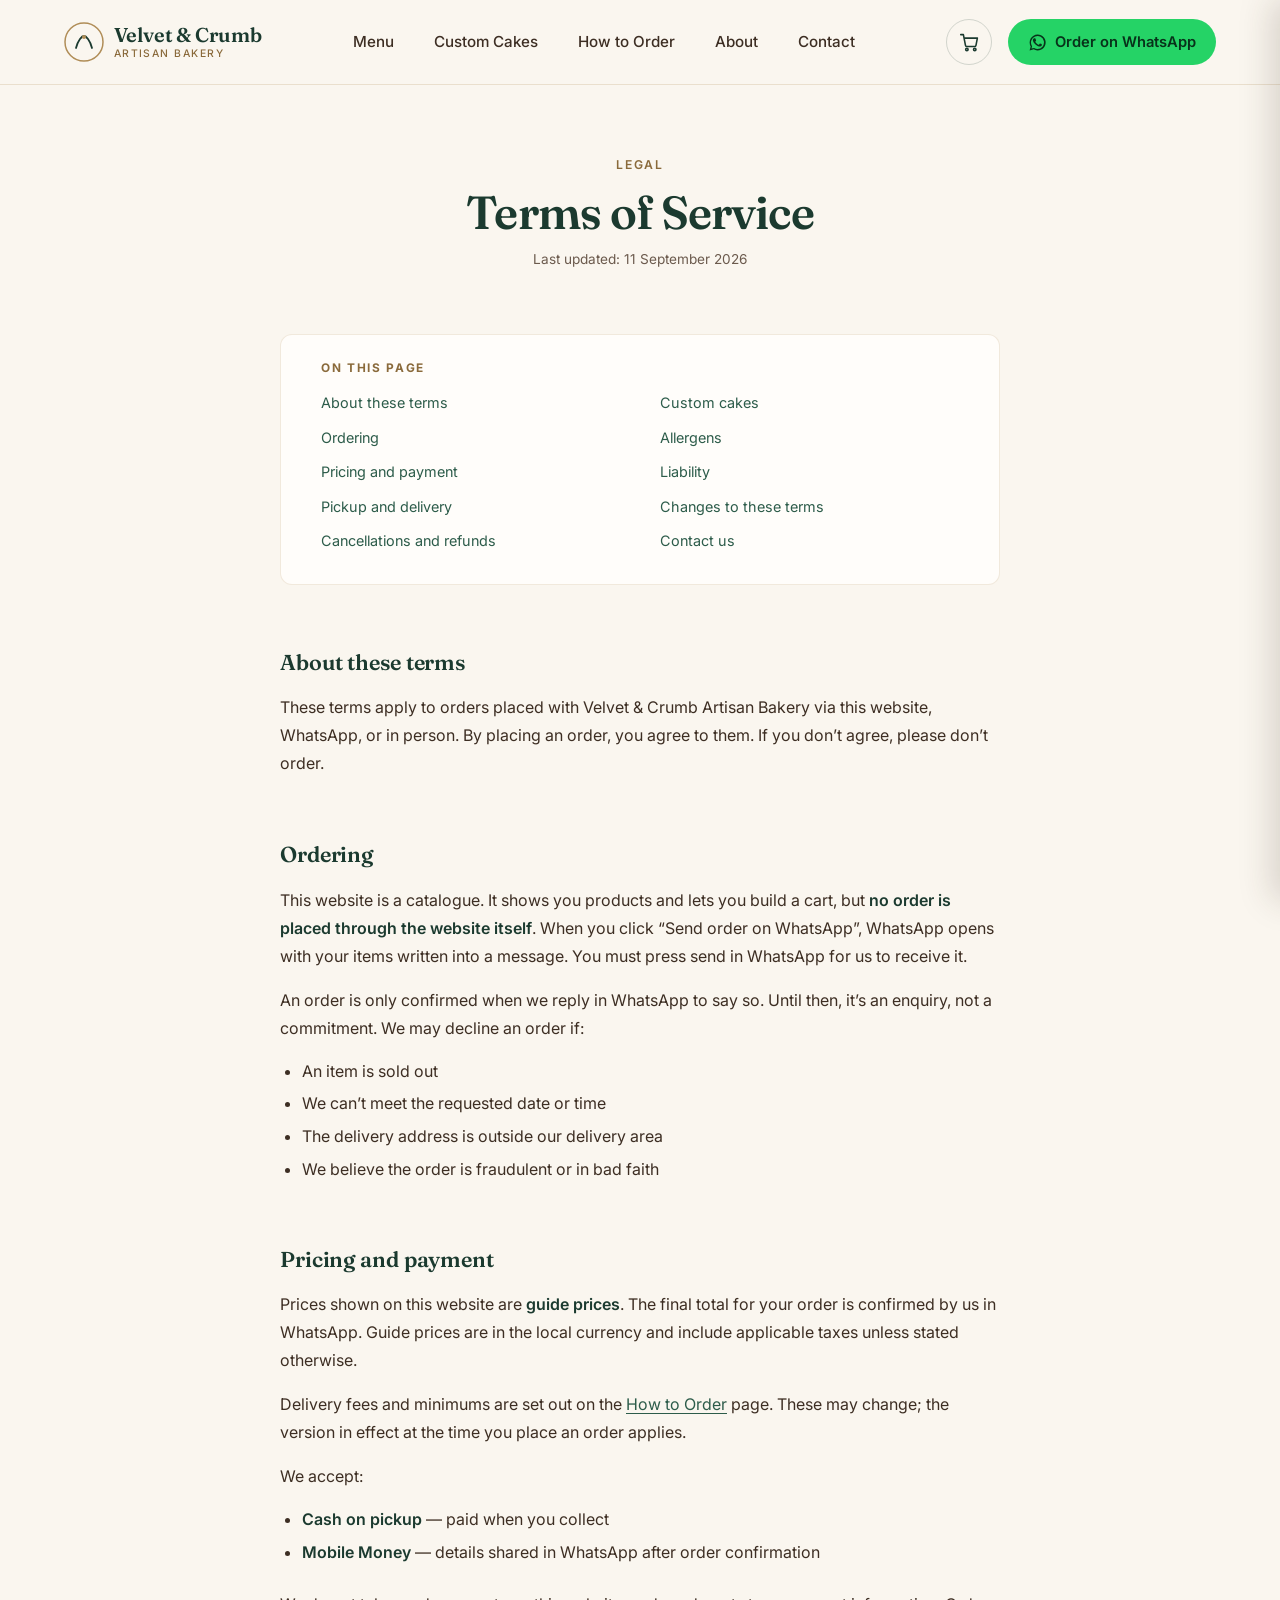
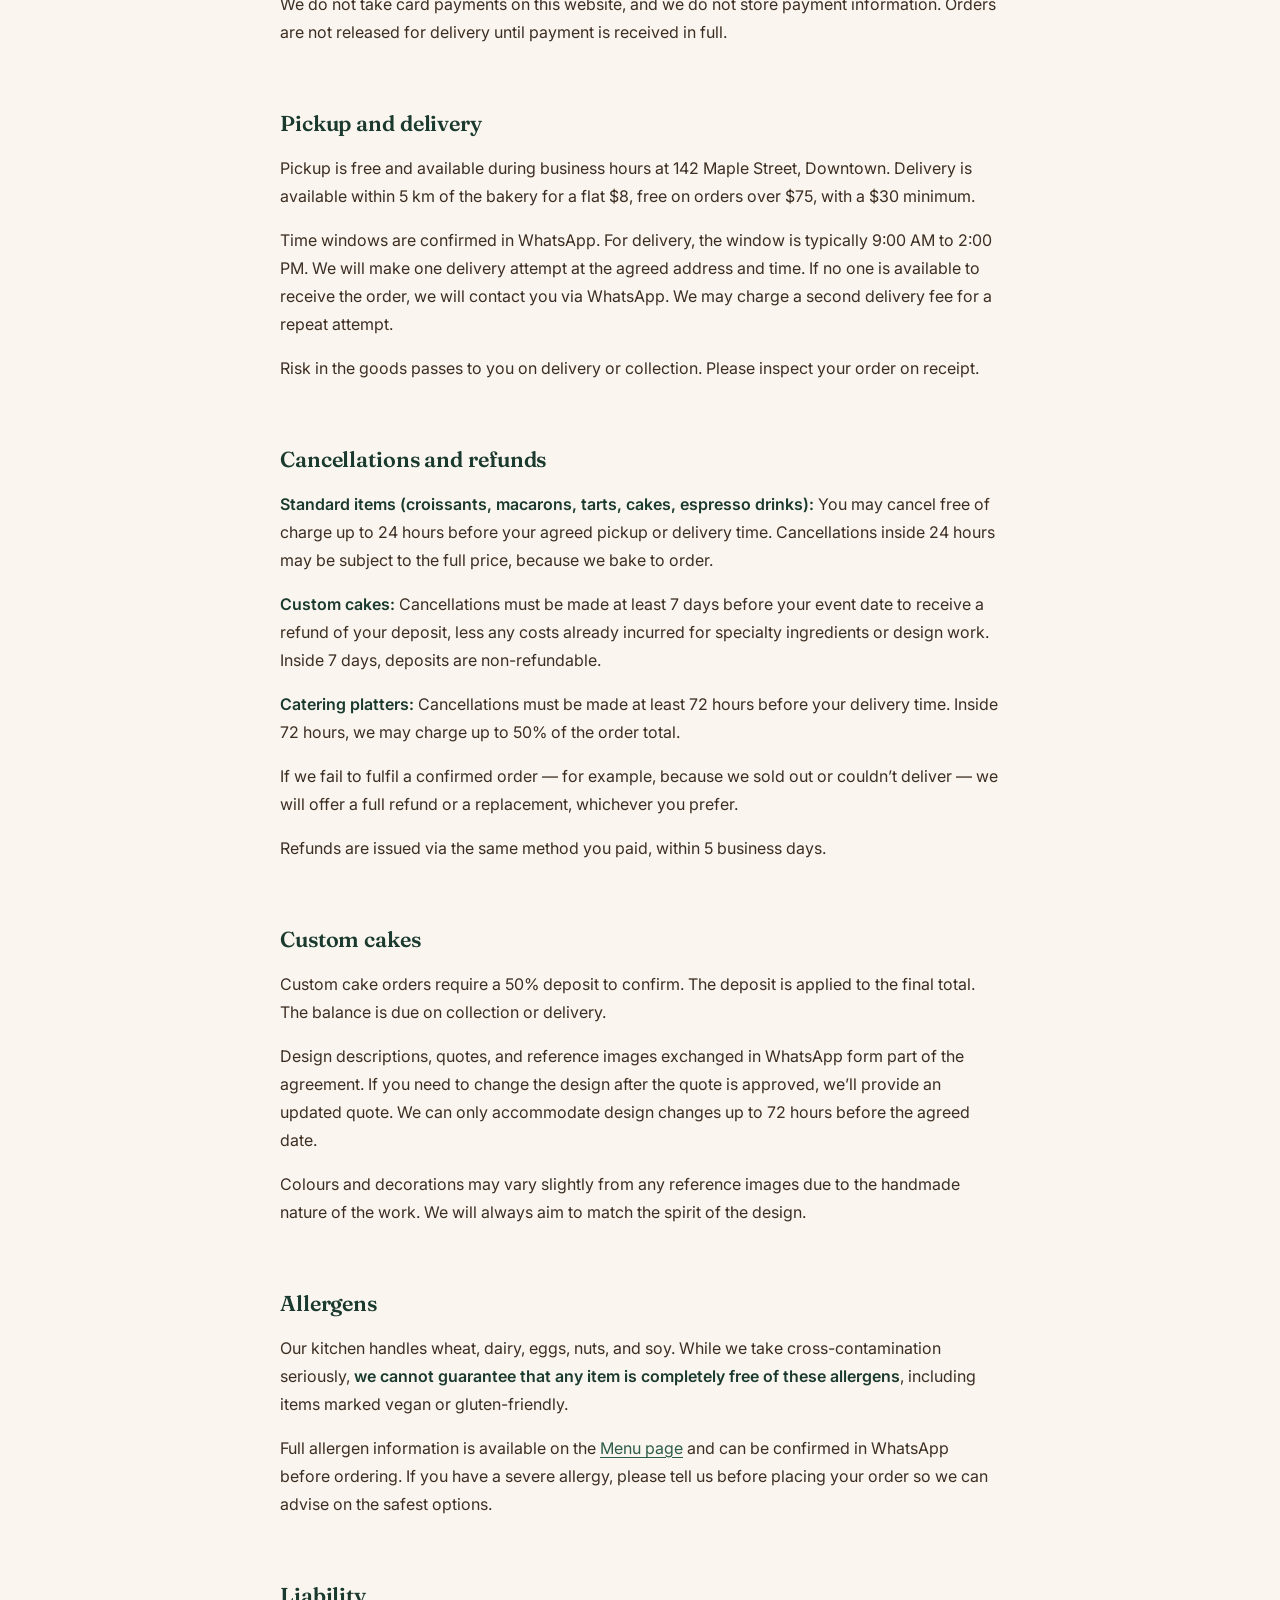
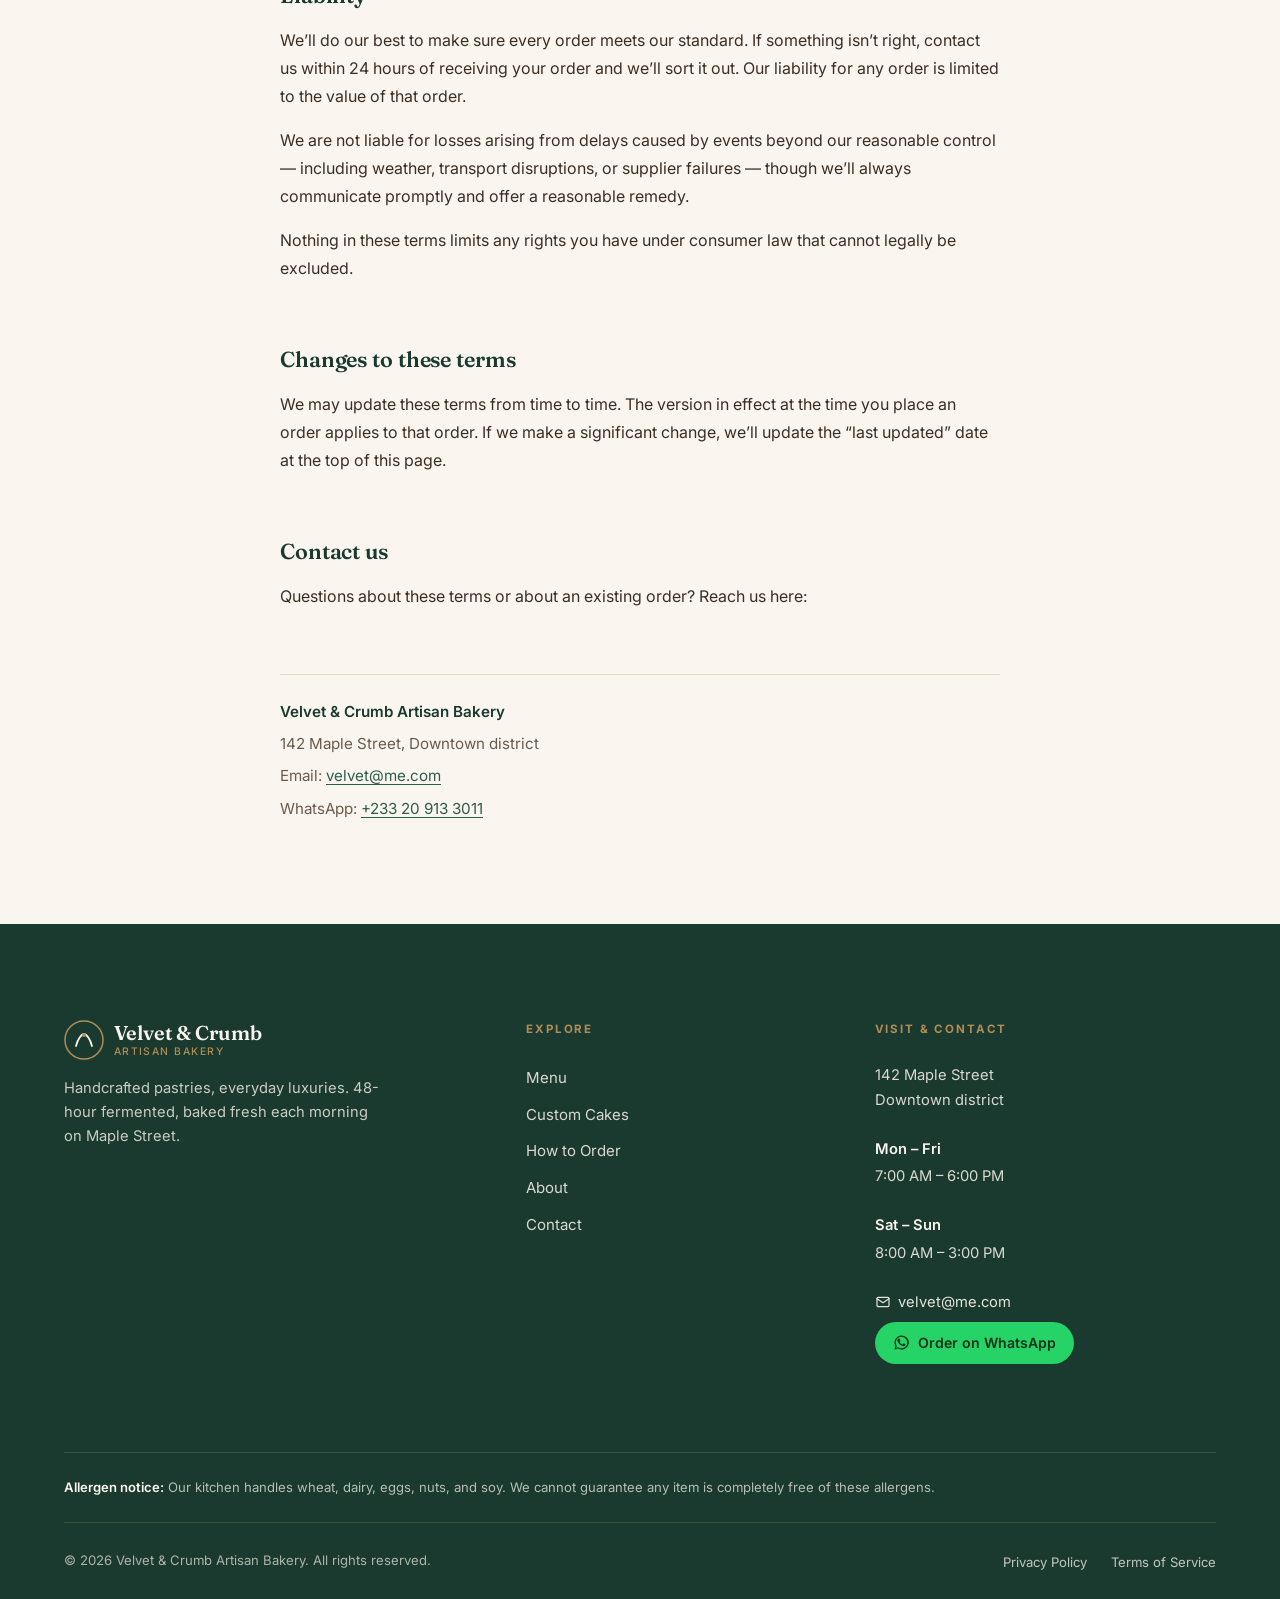
<file: terms.html>
<!DOCTYPE html>
<html lang="en">
<head>
  <meta charset="UTF-8">
  <meta name="viewport" content="width=device-width, initial-scale=1">
  <title>Terms of Service — Velvet &amp; Crumb Artisan Bakery</title>
  <meta name="description" content="Terms of service for Velvet & Crumb Artisan Bakery. Ordering, payment, pickup, delivery, cancellations, and allergens.">
  <meta name="robots" content="noindex, follow">

  <link rel="preconnect" href="https://fonts.googleapis.com">
  <link rel="preconnect" href="https://fonts.gstatic.com" crossorigin>
  <link href="https://fonts.googleapis.com/css2?family=Fraunces:opsz,wght@9..144,400;9..144,600&family=Inter:wght@400;500;600;700&display=swap" rel="stylesheet">
  <link rel="stylesheet" href="css/styles.css">
</head>
<body>

  <a class="skip-link" href="#main">Skip to main content</a>

  <header class="site-header" id="site-header">
    <div class="container header-inner">
      <a href="index.html" class="logo" aria-label="Velvet and Crumb — home">
        <svg class="logo__mark" viewBox="0 0 40 40" aria-hidden="true" focusable="false">
          <circle cx="20" cy="20" r="19" fill="none" stroke="#B08D57" stroke-width="1.5"/>
          <path d="M12 26c2-8 6-12 8-12s6 4 8 12" fill="none" stroke="#1B3A2F" stroke-width="1.8" stroke-linecap="round"/>
          <circle cx="20" cy="15" r="2" fill="#B08D57"/>
        </svg>
        <span class="logo__text">
          Velvet &amp; Crumb
          <small>Artisan Bakery</small>
        </span>
      </a>

      <nav class="primary-nav" id="primary-nav" aria-label="Primary">
        <ul class="primary-nav__list">
          <li><a class="primary-nav__link" href="menu.html">Menu</a></li>
          <li><a class="primary-nav__link" href="custom-cakes.html">Custom Cakes</a></li>
          <li><a class="primary-nav__link" href="how-to-order.html">How to Order</a></li>
          <li><a class="primary-nav__link" href="about.html">About</a></li>
          <li><a class="primary-nav__link" href="contact.html">Contact</a></li>
        </ul>
      </nav>

      <div class="header-actions">
        <button type="button" class="cart-button" id="cart-toggle"
                aria-label="Open cart, 0 items" aria-controls="cart-panel" aria-expanded="false">
          <svg viewBox="0 0 24 24" fill="none" stroke="currentColor" stroke-width="1.8"
               stroke-linecap="round" stroke-linejoin="round" aria-hidden="true">
            <circle cx="9" cy="20" r="1.4"/>
            <circle cx="18" cy="20" r="1.4"/>
            <path d="M2 3h3l2.4 12.2a1.8 1.8 0 0 0 1.8 1.4h8.4a1.8 1.8 0 0 0 1.8-1.4L21 7H6"/>
          </svg>
          <span class="cart-count" id="cart-count" hidden>0</span>
        </button>

        <a class="btn-whatsapp"
           href="https://wa.me/233209133011?text=Hi%20Velvet%20%26%20Crumb!%20I%27d%20like%20to%20place%20an%20order."
           target="_blank" rel="noopener">
          <svg viewBox="0 0 24 24" fill="currentColor" aria-hidden="true">
            <path d="M17.5 14.4c-.3-.2-1.8-.9-2-1s-.5-.2-.7.1-.8 1-.9 1.2-.3.2-.6.1a8 8 0 0 1-2.4-1.5 9 9 0 0 1-1.6-2c-.2-.3 0-.5.1-.6l.5-.6.3-.5v-.5l-.9-2.1c-.2-.6-.5-.5-.7-.5h-.6a1.2 1.2 0 0 0-.8.4 3.3 3.3 0 0 0-1 2.4 5.7 5.7 0 0 0 1.2 3 12.2 12.2 0 0 0 4.7 4.1 15 15 0 0 0 1.6.6 3.7 3.7 0 0 0 1.7.1 2.9 2.9 0 0 0 1.9-1.3 2.3 2.3 0 0 0 .2-1.3c-.1-.2-.3-.2-.6-.4zM12 2a10 10 0 0 0-8.6 15L2 22l5.2-1.4A10 10 0 1 0 12 2zm0 18.2a8.2 8.2 0 0 1-4.2-1.2l-.3-.2-3.1.8.8-3-.2-.3A8.2 8.2 0 1 1 12 20.2z"/>
          </svg>
          <span>Order on WhatsApp</span>
        </a>

        <button type="button" class="menu-toggle" id="menu-toggle"
                aria-label="Open menu" aria-controls="primary-nav" aria-expanded="false">
          <svg viewBox="0 0 24 24" fill="none" stroke="currentColor" stroke-width="1.9"
               stroke-linecap="round" aria-hidden="true">
            <path d="M4 7h16M4 12h16M4 17h16"/>
          </svg>
        </button>
      </div>
    </div>
  </header>

  <main id="main">

    <section class="legal" aria-labelledby="legal-heading">
      <div class="container">

        <header class="legal__header">
          <span class="legal__eyebrow">Legal</span>
          <h1 class="legal__title" id="legal-heading">Terms of Service</h1>
          <p class="legal__updated">Last updated: 11 September 2026</p>
        </header>

        <nav class="legal__toc" aria-label="Sections of this page">
          <h2 class="legal__toc-title">On this page</h2>
          <ul class="legal__toc-list">
            <li><a class="legal__toc-link" href="#about">About these terms</a></li>
            <li><a class="legal__toc-link" href="#ordering">Ordering</a></li>
            <li><a class="legal__toc-link" href="#pricing">Pricing and payment</a></li>
            <li><a class="legal__toc-link" href="#pickup">Pickup and delivery</a></li>
            <li><a class="legal__toc-link" href="#cancellations">Cancellations and refunds</a></li>
            <li><a class="legal__toc-link" href="#custom-cakes">Custom cakes</a></li>
            <li><a class="legal__toc-link" href="#allergens">Allergens</a></li>
            <li><a class="legal__toc-link" href="#liability">Liability</a></li>
            <li><a class="legal__toc-link" href="#changes">Changes to these terms</a></li>
            <li><a class="legal__toc-link" href="#contact-us">Contact us</a></li>
          </ul>
        </nav>

        <div class="legal__body">

          <h2 id="about">About these terms</h2>
          <p>
            These terms apply to orders placed with Velvet &amp; Crumb Artisan Bakery via this website, WhatsApp, or in person. By placing an order, you agree to them. If you don&rsquo;t agree, please don&rsquo;t order.
          </p>

          <h2 id="ordering">Ordering</h2>
          <p>
            This website is a catalogue. It shows you products and lets you build a cart, but <strong>no order is placed through the website itself</strong>. When you click &ldquo;Send order on WhatsApp&rdquo;, WhatsApp opens with your items written into a message. You must press send in WhatsApp for us to receive it.
          </p>
          <p>
            An order is only confirmed when we reply in WhatsApp to say so. Until then, it&rsquo;s an enquiry, not a commitment. We may decline an order if:
          </p>
          <ul>
            <li>An item is sold out</li>
            <li>We can&rsquo;t meet the requested date or time</li>
            <li>The delivery address is outside our delivery area</li>
            <li>We believe the order is fraudulent or in bad faith</li>
          </ul>

          <h2 id="pricing">Pricing and payment</h2>
          <p>
            Prices shown on this website are <strong>guide prices</strong>. The final total for your order is confirmed by us in WhatsApp. Guide prices are in the local currency and include applicable taxes unless stated otherwise.
          </p>
          <p>
            Delivery fees and minimums are set out on the <a href="how-to-order.html">How to Order</a> page. These may change; the version in effect at the time you place an order applies.
          </p>
          <p>
            We accept:
          </p>
          <ul>
            <li><strong>Cash on pickup</strong> &mdash; paid when you collect</li>
            <li><strong>Mobile Money</strong> &mdash; details shared in WhatsApp after order confirmation</li>
          </ul>
          <p>
            We do not take card payments on this website, and we do not store payment information. Orders are not released for delivery until payment is received in full.
          </p>

          <h2 id="pickup">Pickup and delivery</h2>
          <p>
            Pickup is free and available during business hours at 142 Maple Street, Downtown. Delivery is available within 5 km of the bakery for a flat $8, free on orders over $75, with a $30 minimum.
          </p>
          <p>
            Time windows are confirmed in WhatsApp. For delivery, the window is typically 9:00 AM to 2:00 PM. We will make one delivery attempt at the agreed address and time. If no one is available to receive the order, we will contact you via WhatsApp. We may charge a second delivery fee for a repeat attempt.
          </p>
          <p>
            Risk in the goods passes to you on delivery or collection. Please inspect your order on receipt.
          </p>

          <h2 id="cancellations">Cancellations and refunds</h2>
          <p>
            <strong>Standard items (croissants, macarons, tarts, cakes, espresso drinks):</strong> You may cancel free of charge up to 24 hours before your agreed pickup or delivery time. Cancellations inside 24 hours may be subject to the full price, because we bake to order.
          </p>
          <p>
            <strong>Custom cakes:</strong> Cancellations must be made at least 7 days before your event date to receive a refund of your deposit, less any costs already incurred for specialty ingredients or design work. Inside 7 days, deposits are non-refundable.
          </p>
          <p>
            <strong>Catering platters:</strong> Cancellations must be made at least 72 hours before your delivery time. Inside 72 hours, we may charge up to 50% of the order total.
          </p>
          <p>
            If we fail to fulfil a confirmed order &mdash; for example, because we sold out or couldn&rsquo;t deliver &mdash; we will offer a full refund or a replacement, whichever you prefer.
          </p>
          <p>
            Refunds are issued via the same method you paid, within 5 business days.
          </p>

          <h2 id="custom-cakes">Custom cakes</h2>
          <p>
            Custom cake orders require a 50% deposit to confirm. The deposit is applied to the final total. The balance is due on collection or delivery.
          </p>
          <p>
            Design descriptions, quotes, and reference images exchanged in WhatsApp form part of the agreement. If you need to change the design after the quote is approved, we&rsquo;ll provide an updated quote. We can only accommodate design changes up to 72 hours before the agreed date.
          </p>
          <p>
            Colours and decorations may vary slightly from any reference images due to the handmade nature of the work. We will always aim to match the spirit of the design.
          </p>

          <h2 id="allergens">Allergens</h2>
          <p>
            Our kitchen handles wheat, dairy, eggs, nuts, and soy. While we take cross-contamination seriously, <strong>we cannot guarantee that any item is completely free of these allergens</strong>, including items marked vegan or gluten-friendly.
          </p>
          <p>
            Full allergen information is available on the <a href="menu.html#allergens">Menu page</a> and can be confirmed in WhatsApp before ordering. If you have a severe allergy, please tell us before placing your order so we can advise on the safest options.
          </p>

          <h2 id="liability">Liability</h2>
          <p>
            We&rsquo;ll do our best to make sure every order meets our standard. If something isn&rsquo;t right, contact us within 24 hours of receiving your order and we&rsquo;ll sort it out. Our liability for any order is limited to the value of that order.
          </p>
          <p>
            We are not liable for losses arising from delays caused by events beyond our reasonable control &mdash; including weather, transport disruptions, or supplier failures &mdash; though we&rsquo;ll always communicate promptly and offer a reasonable remedy.
          </p>
          <p>
            Nothing in these terms limits any rights you have under consumer law that cannot legally be excluded.
          </p>

          <h2 id="changes">Changes to these terms</h2>
          <p>
            We may update these terms from time to time. The version in effect at the time you place an order applies to that order. If we make a significant change, we&rsquo;ll update the &ldquo;last updated&rdquo; date at the top of this page.
          </p>

          <h2 id="contact-us">Contact us</h2>
          <p>
            Questions about these terms or about an existing order? Reach us here:
          </p>

          <div class="legal__contact">
            <p><strong>Velvet &amp; Crumb Artisan Bakery</strong></p>
            <p>142 Maple Street, Downtown district</p>
            <p>Email: <a href="mailto:velvet@me.com">velvet@me.com</a></p>
            <p>WhatsApp: <a href="https://wa.me/233209133011" target="_blank" rel="noopener">+233 20 913 3011</a></p>
          </div>

        </div>

      </div>
    </section>

  </main>

  <footer class="site-footer">
    <div class="container">
      <div class="site-footer__grid">
        <div class="footer-brand">
          <a href="index.html" class="footer-brand__logo" aria-label="Velvet and Crumb — home">
            <svg viewBox="0 0 40 40" aria-hidden="true" focusable="false">
              <circle cx="20" cy="20" r="19" fill="none" stroke="#B08D57" stroke-width="1.5"/>
              <path d="M12 26c2-8 6-12 8-12s6 4 8 12" fill="none" stroke="#FAF6EF" stroke-width="1.8" stroke-linecap="round"/>
              <circle cx="20" cy="15" r="2" fill="#B08D57"/>
            </svg>
            <span class="footer-brand__name">
              Velvet &amp; Crumb
              <small>Artisan Bakery</small>
            </span>
          </a>
          <p class="footer-brand__blurb">
            Handcrafted pastries, everyday luxuries. 48-hour fermented, baked fresh each morning on Maple Street.
          </p>
        </div>

        <nav class="footer-nav" aria-label="Footer">
          <h2 class="footer-heading">Explore</h2>
          <ul class="footer-nav__list">
            <li><a class="footer-nav__link" href="menu.html">Menu</a></li>
            <li><a class="footer-nav__link" href="custom-cakes.html">Custom Cakes</a></li>
            <li><a class="footer-nav__link" href="how-to-order.html">How to Order</a></li>
            <li><a class="footer-nav__link" href="about.html">About</a></li>
            <li><a class="footer-nav__link" href="contact.html">Contact</a></li>
          </ul>
        </nav>

        <div>
          <h2 class="footer-heading">Visit &amp; Contact</h2>
          <address class="footer-visit">
            142 Maple Street<br>
            Downtown district
          </address>
          <p class="footer-hours"><strong>Mon – Fri</strong>7:00 AM – 6:00 PM</p>
          <p class="footer-hours"><strong>Sat – Sun</strong>8:00 AM – 3:00 PM</p>
          <div class="footer-contact">
            <a class="footer-contact__link" href="mailto:velvet@me.com">
              <svg viewBox="0 0 24 24" fill="none" stroke="currentColor" stroke-width="1.8" stroke-linecap="round" stroke-linejoin="round" aria-hidden="true"><rect x="3" y="5" width="18" height="14" rx="2"/><path d="M3 7l9 6 9-6"/></svg>
              velvet@me.com
            </a>
            <a class="btn--whatsapp-sm"
               href="https://wa.me/233209133011?text=Hi%20Velvet%20%26%20Crumb!%20I%27d%20like%20to%20place%20an%20order."
               target="_blank" rel="noopener">
              <svg viewBox="0 0 24 24" fill="currentColor" aria-hidden="true"><path d="M17.5 14.4c-.3-.2-1.8-.9-2-1s-.5-.2-.7.1-.8 1-.9 1.2-.3.2-.6.1a8 8 0 0 1-2.4-1.5 9 9 0 0 1-1.6-2c-.2-.3 0-.5.1-.6l.5-.6.3-.5v-.5l-.9-2.1c-.2-.6-.5-.5-.7-.5h-.6a1.2 1.2 0 0 0-.8.4 3.3 3.3 0 0 0-1 2.4 5.7 5.7 0 0 0 1.2 3 12.2 12.2 0 0 0 4.7 4.1 15 15 0 0 0 1.6.6 3.7 3.7 0 0 0 1.7.1 2.9 2.9 0 0 0 1.9-1.3 2.3 2.3 0 0 0 .2-1.3c-.1-.2-.3-.2-.6-.4zM12 2a10 10 0 0 0-8.6 15L2 22l5.2-1.4A10 10 0 1 0 12 2zm0 18.2a8.2 8.2 0 0 1-4.2-1.2l-.3-.2-3.1.8.8-3-.2-.3A8.2 8.2 0 1 1 12 20.2z"/></svg>
              Order on WhatsApp
            </a>
          </div>
        </div>
      </div>

      <p class="footer-allergen">
        <strong>Allergen notice:</strong> Our kitchen handles wheat, dairy, eggs, nuts, and soy. We cannot guarantee any item is completely free of these allergens.
      </p>

      <div class="footer-bottom">
        <p class="footer-copy">
          &copy; <span id="footer-year">2026</span> Velvet &amp; Crumb Artisan Bakery. All rights reserved.
        </p>
        <ul class="footer-legal">
          <li><a href="privacy.html">Privacy Policy</a></li>
          <li><a href="terms.html">Terms of Service</a></li>
        </ul>
      </div>
    </div>
  </footer>

  <script src="js/products.js"></script>
  <script src="js/main.js"></script>
  <script src="js/cart.js"></script>
</body>
</html>
</file>
<file: css/styles.css>
/* ==========================================================================
   VELVET & CRUMB — Stylesheet
   Section 1: Design tokens + Header
   ========================================================================== */

/* ---------- Design Tokens ---------- */
:root {
  /* Colour */
  --cream:        #FAF6EF;
  --warm-white:   #FFFDFA;
  --emerald-deep: #1B3A2F;
  --emerald-mid:  #2D5C4A;
  --gold-muted:   #B08D57;
  --gold-deep:    #8A6A3B;
  --cocoa:        #3D2E23;
  --cocoa-soft:   #6B5A4D;
  --blush:        #E8D5CC;
  --whatsapp:     #25D366;
  --whatsapp-dark:#1DA851;

  /* Typography */
  --font-display: "Fraunces", Georgia, "Times New Roman", serif;
  --font-body:    "Inter", -apple-system, BlinkMacSystemFont, "Segoe UI", sans-serif;

  /* Spacing scale */
  --space-xs:  0.5rem;
  --space-sm:  1rem;
  --space-md:  1.5rem;
  --space-lg:  2.5rem;
  --space-xl:  4rem;
  --space-2xl: 6rem;

  /* Layout */
  --container: 1200px;
  --header-h:  84px;
  --header-h-scrolled: 68px;

  /* Radius & shadow */
  --radius-sm: 6px;
  --radius-md: 12px;
  --radius-lg: 20px;
  --shadow-sm: 0 1px 3px rgba(61, 46, 35, 0.08);
  --shadow-md: 0 4px 16px rgba(61, 46, 35, 0.10);

  /* Motion */
  --ease: cubic-bezier(0.4, 0, 0.2, 1);
}

/* ---------- Reset ---------- */
*, *::before, *::after { box-sizing: border-box; }

html {
  -webkit-text-size-adjust: 100%;
  scroll-behavior: smooth;
  scroll-padding-top: var(--header-h);
}

body {
  margin: 0;
  font-family: var(--font-body);
  font-size: 17px;
  line-height: 1.65;
  color: var(--cocoa);
  background: var(--cream);
  -webkit-font-smoothing: antialiased;
}

img { max-width: 100%; display: block; }

a { color: var(--emerald-mid); text-decoration-thickness: 1px; text-underline-offset: 3px; }
a:hover { color: var(--emerald-deep); }

button { font: inherit; cursor: pointer; }

/* ---------- Accessibility helpers ---------- */
.visually-hidden {
  position: absolute;
  width: 1px; height: 1px;
  padding: 0; margin: -1px;
  overflow: hidden;
  clip: rect(0 0 0 0);
  white-space: nowrap;
  border: 0;
}

.skip-link {
  position: absolute;
  top: -100px;
  left: var(--space-sm);
  z-index: 999;
  padding: 0.75rem 1.25rem;
  background: var(--emerald-deep);
  color: var(--cream);
  border-radius: var(--radius-sm);
  font-weight: 600;
  text-decoration: none;
  transition: top 0.2s var(--ease);
}
.skip-link:focus { top: var(--space-sm); color: var(--cream); }

/* Consistent, visible focus ring */
:focus-visible {
  outline: 3px solid var(--emerald-mid);
  outline-offset: 2px;
  border-radius: 3px;
}

/* ---------- Layout ---------- */
.container {
  width: 100%;
  max-width: var(--container);
  margin-inline: auto;
  padding-inline: var(--space-md);
}

/* ---------- Header ---------- */
.site-header {
  position: sticky;
  top: 0;
  z-index: 100;
  background: rgba(250, 246, 239, 0.92);
  backdrop-filter: blur(10px);
  -webkit-backdrop-filter: blur(10px);
  border-bottom: 1px solid rgba(176, 141, 87, 0.22);
  transition: box-shadow 0.3s var(--ease), background 0.3s var(--ease);
}

.site-header.is-scrolled {
  background: rgba(250, 246, 239, 0.98);
  box-shadow: var(--shadow-sm);
}

.header-inner {
  display: grid;
  grid-template-columns: auto 1fr auto;
  align-items: center;
  gap: var(--space-md);
  height: var(--header-h);
  transition: height 0.3s var(--ease);
}

.site-header.is-scrolled .header-inner { height: var(--header-h-scrolled); }

/* --- Logo --- */
.logo {
  display: flex;
  align-items: center;
  gap: 0.6rem;
  text-decoration: none;
  color: var(--emerald-deep);
  transition: transform 0.3s var(--ease);
}
.site-header.is-scrolled .logo { transform: scale(0.94); transform-origin: left center; }

.logo__mark { width: 40px; height: 40px; flex-shrink: 0; }

.logo__text {
  font-family: var(--font-display);
  font-size: 1.25rem;
  font-weight: 600;
  letter-spacing: -0.01em;
  line-height: 1.1;
}
.logo__text small {
  display: block;
  font-family: var(--font-body);
  font-size: 0.65rem;
  font-weight: 500;
  letter-spacing: 0.14em;
  text-transform: uppercase;
  color: var(--gold-deep);
  margin-top: 2px;
}

/* --- Primary nav --- */
.primary-nav { justify-self: center; }

.primary-nav__list {
  display: flex;
  align-items: center;
  gap: var(--space-lg);
  list-style: none;
  margin: 0;
  padding: 0;
}

.primary-nav__link {
  position: relative;
  display: inline-block;
  padding: 0.5rem 0;
  font-size: 0.95rem;
  font-weight: 500;
  color: var(--cocoa);
  text-decoration: none;
  transition: color 0.2s var(--ease);
}
.primary-nav__link::after {
  content: "";
  position: absolute;
  left: 0; bottom: 0;
  width: 100%; height: 2px;
  background: var(--gold-muted);
  transform: scaleX(0);
  transform-origin: right;
  transition: transform 0.3s var(--ease);
}
.primary-nav__link:hover { color: var(--emerald-deep); }
.primary-nav__link:hover::after,
.primary-nav__link[aria-current="page"]::after {
  transform: scaleX(1);
  transform-origin: left;
}
.primary-nav__link[aria-current="page"] { color: var(--emerald-deep); font-weight: 600; }

/* --- Actions --- */
.header-actions {
  display: flex;
  align-items: center;
  gap: var(--space-sm);
  justify-self: end;
}

/* Cart */
.cart-button {
  position: relative;
  display: inline-flex;
  align-items: center;
  justify-content: center;
  width: 46px; height: 46px;
  background: transparent;
  border: 1.5px solid rgba(27, 58, 47, 0.18);
  border-radius: 50%;
  color: var(--emerald-deep);
  transition: background 0.2s var(--ease), border-color 0.2s var(--ease);
}
.cart-button:hover {
  background: var(--warm-white);
  border-color: var(--gold-muted);
}
.cart-button svg { width: 21px; height: 21px; }

.cart-count {
  position: absolute;
  top: -4px; right: -4px;
  min-width: 21px; height: 21px;
  padding: 0 5px;
  display: grid;
  place-items: center;
  background: var(--gold-deep);
  color: var(--warm-white);
  font-size: 0.7rem;
  font-weight: 700;
  line-height: 1;
  border-radius: 999px;
  border: 2px solid var(--cream);
}
.cart-count[hidden] { display: none; }

/* WhatsApp button */
.btn-whatsapp {
  display: inline-flex;
  align-items: center;
  gap: 0.5rem;
  min-height: 46px;
  padding: 0 1.25rem;
  background: var(--whatsapp);
  color: #08321A;
  font-size: 0.92rem;
  font-weight: 600;
  text-decoration: none;
  border-radius: 999px;
  white-space: nowrap;
  transition: background 0.2s var(--ease), transform 0.2s var(--ease), box-shadow 0.2s var(--ease);
}
.btn-whatsapp:hover {
  background: var(--whatsapp-dark);
  color: #062615;
  transform: translateY(-1px);
  box-shadow: var(--shadow-md);
}
.btn-whatsapp svg { width: 19px; height: 19px; flex-shrink: 0; }

/* --- Mobile toggle --- */
.menu-toggle {
  display: none;
  width: 46px; height: 46px;
  align-items: center;
  justify-content: center;
  background: transparent;
  border: 1.5px solid rgba(27, 58, 47, 0.18);
  border-radius: 50%;
  color: var(--emerald-deep);
}
.menu-toggle svg { width: 22px; height: 22px; }

/* --- Mobile nav panel --- */
@media (max-width: 900px) {
  .header-inner {
    grid-template-columns: auto 1fr auto;
  }

  .primary-nav {
    position: fixed;
    inset: var(--header-h) 0 auto 0;
    background: var(--cream);
    border-bottom: 1px solid rgba(176, 141, 87, 0.22);
    box-shadow: var(--shadow-md);
    padding: var(--space-sm) var(--space-md) var(--space-lg);
    transform: translateY(-12px);
    opacity: 0;
    visibility: hidden;
    transition: opacity 0.25s var(--ease), transform 0.25s var(--ease), visibility 0.25s;
  }
  .primary-nav.is-open {
    transform: translateY(0);
    opacity: 1;
    visibility: visible;
  }

  .primary-nav__list {
    flex-direction: column;
    align-items: stretch;
    gap: 0;
  }
  .primary-nav__link {
    padding: 1rem 0;
    font-size: 1.05rem;
    border-bottom: 1px solid rgba(176, 141, 87, 0.16);
  }
  .primary-nav__link::after { display: none; }

  .menu-toggle { display: inline-flex; }

  .btn-whatsapp span { display: none; }
  .btn-whatsapp { padding: 0 0.9rem; }
}

@media (max-width: 420px) {
  .logo__text { font-size: 1.05rem; }
  .logo__text small { font-size: 0.58rem; letter-spacing: 0.1em; }
  .header-actions { gap: 0.5rem; }
  .cart-button, .menu-toggle { width: 42px; height: 42px; }
}

/* ---------- Reduced motion ---------- */
@media (prefers-reduced-motion: reduce) {
  html { scroll-behavior: auto; }
  *, *::before, *::after {
    animation-duration: 0.01ms !important;
    animation-iteration-count: 1 !important;
    transition-duration: 0.01ms !important;
  }
}

/* ==========================================================================
   Section 2: Hero + Cart Panel
   ========================================================================== */

/* ---------- Buttons (shared) ---------- */
.btn {
  display: inline-flex;
  align-items: center;
  justify-content: center;
  gap: 0.55rem;
  min-height: 52px;
  padding: 0 1.75rem;
  font-size: 0.98rem;
  font-weight: 600;
  text-decoration: none;
  border-radius: 999px;
  border: 1.5px solid transparent;
    transition: background 0.25s var(--ease), color 0.2s var(--ease),
              border-color 0.25s var(--ease),
              transform 0.1s var(--ease), box-shadow 0.25s var(--ease);
  white-space: nowrap;
}
.btn svg { width: 20px; height: 20px; flex-shrink: 0; }

.btn--cream {
  background: var(--cream);
  color: var(--emerald-deep);
}
/* Desktop only — quiet hover cue */
@media (hover: hover) {
  .btn--cream:hover {
    background: var(--warm-white);
    box-shadow: 0 2px 10px rgba(0, 0, 0, 0.14);
  }
}

/* All devices — press feedback */
.btn--cream:active {
  background: var(--blush);
  color: var(--emerald-deep);
  transform: translateY(1px);
  box-shadow: var(--shadow-sm);
}

.btn--whatsapp {
  background: var(--whatsapp);
  color: #08321A;
}
.btn--whatsapp:hover {
  background: var(--whatsapp-dark);
  color: #062615;
  transform: translateY(-1px);
  box-shadow: var(--shadow-md);
}

/* ---------- Hero ---------- */
.hero {
  position: relative;
  min-height: clamp(540px, 78vh, 720px);
  display: flex;
  align-items: center;
  overflow: hidden;
  background: var(--emerald-deep);
}

.hero__media {
  position: absolute;
  inset: 0;
  z-index: 0;
  background-color: var(--emerald-deep);
  /* Swap this path for your real hero photo */
  background-image: url('https://images.unsplash.com/photo-1509440159596-0249088772ff?auto=format&fit=crop&w=1920&q=70');
  background-size: cover;
  background-position: center;
}

.hero__scrim {
  position: absolute;
  inset: 0;
  z-index: 1;
  background: linear-gradient(
    100deg,
    rgba(27, 58, 47, 0.94) 0%,
    rgba(27, 58, 47, 0.78) 36%,
    rgba(27, 58, 47, 0.35) 68%,
    rgba(27, 58, 47, 0.12) 100%
  );
}

.hero__inner {
  position: relative;
  z-index: 2;
  width: 100%;
  padding-block: var(--space-2xl);
}

.hero__content {
  max-width: 620px;
  color: var(--cream);
}

.hero__eyebrow {
  display: inline-block;
  font-size: 0.76rem;
  font-weight: 600;
  letter-spacing: 0.16em;
  text-transform: uppercase;
  color: var(--gold-muted);
  margin-bottom: var(--space-sm);
  padding-bottom: 0.4rem;
  border-bottom: 1px solid rgba(176, 141, 87, 0.55);
}

.hero__title {
  font-family: var(--font-display);
  font-size: clamp(2.4rem, 5.5vw, 3.75rem);
  font-weight: 600;
  line-height: 1.08;
  letter-spacing: -0.02em;
  margin: 0 0 var(--space-md);
  color: var(--cream);
}

.hero__subtitle {
  font-size: clamp(1rem, 1.6vw, 1.15rem);
  line-height: 1.6;
  color: rgba(250, 246, 239, 0.92);
  margin: 0 0 var(--space-lg);
  max-width: 52ch;
}

.hero__actions {
  display: flex;
  flex-wrap: wrap;
  gap: var(--space-sm);
  align-items: center;
}

@media (max-width: 640px) {
  .hero { min-height: 84vh; }
  .hero__scrim {
    background: linear-gradient(
      180deg,
      rgba(27, 58, 47, 0.7) 0%,
      rgba(27, 58, 47, 0.88) 55%,
      rgba(27, 58, 47, 0.95) 100%
    );
  }
  .hero__actions { flex-direction: column; align-items: stretch; }
  .hero__actions .btn { width: 100%; }
}

/* ---------- Cart Panel ---------- */
.cart-backdrop {
  position: fixed;
  inset: 0;
  z-index: 200;
  background: rgba(27, 58, 47, 0.45);
  backdrop-filter: blur(2px);
  -webkit-backdrop-filter: blur(2px);
  opacity: 0;
  visibility: hidden;
  transition: opacity 0.3s var(--ease), visibility 0.3s;
}
.cart-backdrop.is-open { opacity: 1; visibility: visible; }

.cart-panel {
  position: fixed;
  top: 0;
  right: 0;
  bottom: 0;
  z-index: 201;
  width: min(440px, 100%);
  background: var(--warm-white);
  display: flex;
  flex-direction: column;
  transform: translateX(100%);
  transition: transform 0.35s var(--ease);
  box-shadow: -8px 0 32px rgba(61, 46, 35, 0.18);
}
.cart-panel.is-open { transform: translateX(0); }

.cart-panel__header {
  display: flex;
  align-items: center;
  justify-content: space-between;
  padding: var(--space-md);
  border-bottom: 1px solid rgba(176, 141, 87, 0.22);
  flex-shrink: 0;
}
.cart-panel__title {
  font-family: var(--font-display);
  font-size: 1.5rem;
  font-weight: 600;
  color: var(--emerald-deep);
  margin: 0;
}

.cart-panel__close {
  width: 40px; height: 40px;
  display: grid;
  place-items: center;
  background: transparent;
  border: 1.5px solid rgba(27, 58, 47, 0.15);
  border-radius: 50%;
  color: var(--emerald-deep);
  transition: background 0.2s var(--ease), border-color 0.2s var(--ease);
}
.cart-panel__close:hover {
  background: var(--cream);
  border-color: var(--gold-muted);
}
.cart-panel__close svg { width: 18px; height: 18px; }

.cart-panel__body {
  flex: 1;
  overflow-y: auto;
  padding: var(--space-md);
}

/* Empty state */
.cart-empty {
  text-align: center;
  padding: var(--space-xl) var(--space-sm);
}
.cart-empty__icon {
  width: 64px; height: 64px;
  margin: 0 auto var(--space-sm);
  color: var(--gold-muted);
  opacity: 0.55;
}
.cart-empty__title {
  font-family: var(--font-display);
  font-size: 1.25rem;
  color: var(--emerald-deep);
  margin: 0 0 0.5rem;
}
.cart-empty__text {
  color: var(--cocoa-soft);
  font-size: 0.95rem;
  margin: 0 0 var(--space-md);
}
.cart-empty__link {
  display: inline-block;
  color: var(--emerald-mid);
  font-weight: 600;
  text-decoration: underline;
  text-underline-offset: 3px;
}

/* Line items */
.cart-items {
  list-style: none;
  margin: 0;
  padding: 0;
  display: flex;
  flex-direction: column;
  gap: var(--space-sm);
}
.cart-item {
  display: grid;
  grid-template-columns: 64px 1fr auto;
  gap: var(--space-sm);
  padding: var(--space-sm);
  background: var(--cream);
  border-radius: var(--radius-md);
  align-items: start;
}

.cart-item__image {
  width: 64px;
  height: 64px;
  border-radius: var(--radius-sm);
  object-fit: cover;
  background: var(--blush);
}

.cart-item__info { min-width: 0; }

.cart-item__name {
  font-weight: 600;
  font-size: 0.95rem;
  color: var(--cocoa);
  margin: 0 0 0.2rem;
  line-height: 1.3;
}

.cart-item__price {
  font-size: 0.82rem;
  color: var(--cocoa-soft);
  margin: 0;
}

.cart-item__remove {
  background: transparent;
  border: none;
  color: var(--cocoa-soft);
  font-size: 0.8rem;
  text-decoration: underline;
  text-underline-offset: 2px;
  padding: 0;
  margin-top: 0.4rem;
  cursor: pointer;
}
.cart-item__remove:hover { color: #A33; }

/* Quantity stepper */
.qty {
  display: inline-flex;
  align-items: center;
  border: 1.5px solid rgba(27, 58, 47, 0.18);
  border-radius: 999px;
  overflow: hidden;
  background: var(--warm-white);
}

.qty__btn {
  width: 32px; height: 32px;
  display: grid;
  place-items: center;
  background: transparent;
  border: none;
  color: var(--emerald-deep);
  font-size: 1.1rem;
  line-height: 1;
  cursor: pointer;
  transition: background 0.15s var(--ease);
}
.qty__btn:hover { background: var(--blush); }

.qty__value {
  min-width: 28px;
  text-align: center;
  font-size: 0.9rem;
  font-weight: 600;
  color: var(--cocoa);
}

/* Footer */
.cart-panel__footer {
  flex-shrink: 0;
  border-top: 1px solid rgba(176, 141, 87, 0.22);
  padding: var(--space-md);
  background: var(--cream);
  max-height: 60vh;
  overflow-y: auto;
}
.cart-panel__footer[hidden] { display: none; }

.cart-subtotal {
  display: flex;
  justify-content: space-between;
  align-items: baseline;
  margin-bottom: 0.35rem;
}
.cart-subtotal__label {
  font-size: 0.95rem;
  font-weight: 600;
  color: var(--cocoa);
}
.cart-subtotal__value {
  font-family: var(--font-display);
  font-size: 1.5rem;
  font-weight: 600;
  color: var(--emerald-deep);
}
.cart-note {
  font-size: 0.78rem;
  color: var(--cocoa-soft);
  line-height: 1.45;
  margin: 0 0 var(--space-md);
  padding: 0.6rem 0.75rem;
  background: var(--blush);
  border-radius: var(--radius-sm);
  border-left: 3px solid var(--gold-deep);
}

/* Fulfilment toggle */
.fulfilment {
  display: grid;
  grid-template-columns: 1fr 1fr;
  gap: 3px;
  border: 1.5px solid rgba(27, 58, 47, 0.18);
  border-radius: 999px;
  padding: 3px;
  background: var(--warm-white);
  margin: 0 0 var(--space-sm);
  border: 1.5px solid rgba(27, 58, 47, 0.18);
}

.fulfilment label {
  position: relative;
  display: block;
  cursor: pointer;
}
.fulfilment input {
  position: absolute;
  opacity: 0;
  pointer-events: none;
}
.fulfilment span {
  display: flex;
  align-items: center;
  justify-content: center;
  padding: 0.55rem 0.75rem;
  font-size: 0.88rem;
  font-weight: 600;
  color: var(--cocoa-soft);
  border-radius: 999px;
  transition: background 0.2s var(--ease), color 0.2s var(--ease);
}
.fulfilment input:checked + span {
  background: var(--emerald-mid);
  color: var(--cream);
}
.fulfilment input:focus-visible + span {
  outline: 3px solid var(--emerald-mid);
  outline-offset: 2px;
}

/* Form fields */
.cart-field { margin-bottom: var(--space-sm); }
.cart-field label {
  display: block;
  font-size: 0.82rem;
  font-weight: 600;
  color: var(--cocoa);
  margin-bottom: 0.35rem;
}
.cart-field input,
.cart-field textarea {
  width: 100%;
  padding: 0.7rem 0.85rem;
  font: inherit;
  font-size: 0.92rem;
  color: var(--cocoa);
  background: var(--warm-white);
  border: 1.5px solid rgba(27, 58, 47, 0.18);
  border-radius: var(--radius-sm);
  transition: border-color 0.2s var(--ease), box-shadow 0.2s var(--ease);
}
.cart-field input:focus,
.cart-field textarea:focus {
  outline: none;
  border-color: var(--emerald-mid);
  box-shadow: 0 0 0 3px rgba(45, 92, 74, 0.15);
}
.cart-field textarea { resize: vertical; min-height: 60px; }

.btn--whatsapp-full {
  width: 100%;
  min-height: 54px;
  background: var(--whatsapp);
  color: #08321A;
  font-size: 1rem;
  font-weight: 700;
  border: none;
  border-radius: 999px;
  display: inline-flex;
  align-items: center;
  justify-content: center;
  gap: 0.6rem;
  cursor: pointer;
  transition: background 0.2s var(--ease), transform 0.2s var(--ease);
}
.btn--whatsapp-full:hover {
  background: var(--whatsapp-dark);
  transform: translateY(-1px);
}
.btn--whatsapp-full svg { width: 20px; height: 20px; }

/* ==========================================================================
   Section 3: Bestsellers
   ========================================================================== */

/* ---------- Section header (shared pattern, will be reused) ---------- */
.section {
  padding-block: var(--space-2xl);
}

.section--cream    { background: var(--cream); }
.section--warm     { background: var(--warm-white); }
.section--blush    { background: var(--blush); }
.section--emerald  { background: var(--emerald-deep); color: var(--cream); }

.section-header {
  text-align: center;
  max-width: 640px;
  margin: 0 auto var(--space-xl);
}

.section-header__eyebrow {
  display: inline-block;
  font-size: 0.76rem;
  font-weight: 600;
  letter-spacing: 0.16em;
  text-transform: uppercase;
  color: var(--gold-deep);
  margin-bottom: 0.75rem;
}

.section-header__title {
  font-family: var(--font-display);
  font-size: clamp(2rem, 3.5vw, 2.75rem);
  font-weight: 600;
  line-height: 1.15;
  letter-spacing: -0.015em;
  color: var(--emerald-deep);
  margin: 0 0 0.85rem;
}

.section-header__subtitle {
  font-size: 1.05rem;
  line-height: 1.65;
  color: var(--cocoa-soft);
  margin: 0;
}

/* On emerald background, flip text colours */
.section--emerald .section-header__eyebrow { color: var(--gold-muted); }
.section--emerald .section-header__title   { color: var(--cream); }
.section--emerald .section-header__subtitle{ color: rgba(250, 246, 239, 0.85); }

/* ---------- Product grid ---------- */
.product-grid {
  display: grid;
  grid-template-columns: repeat(3, 1fr);
  gap: var(--space-lg);
}

@media (max-width: 960px) {
  .product-grid { grid-template-columns: repeat(2, 1fr); gap: var(--space-md); }
}
@media (max-width: 620px) {
  .product-grid { grid-template-columns: 1fr; }
}

/* ---------- Product card ---------- */
.product-card {
  display: flex;
  flex-direction: column;
  background: var(--warm-white);
  border: 1px solid rgba(176, 141, 87, 0.15);
  border-radius: var(--radius-lg);
  overflow: hidden;
  transition: transform 0.3s var(--ease), box-shadow 0.3s var(--ease);
}
/* ==========================================================================
   Fix: hidden attribute must override component display rules
   ========================================================================== */

.product-card[hidden] {
  display: none;
}
.product-card:hover {
  transform: translateY(-4px);
  box-shadow: var(--shadow-md);
}

.product-card__media {
  position: relative;
  aspect-ratio: 4 / 3;
  overflow: hidden;
  background: var(--blush);
}

.product-card__image {
  width: 100%;
  height: 100%;
  object-fit: cover;
  transition: transform 0.7s var(--ease);
}
.product-card:hover .product-card__image { transform: scale(1.05); }

.product-card__badge {
  position: absolute;
  top: var(--space-sm);
  left: var(--space-sm);
  z-index: 2;
  padding: 0.4rem 0.85rem;
  background: var(--gold-deep);
  color: var(--warm-white);
  font-size: 0.68rem;
  font-weight: 700;
  letter-spacing: 0.09em;
  text-transform: uppercase;
  border-radius: 999px;
  line-height: 1;
}
.product-card__badge--vegan,
.product-card__badge--gf {
  background: var(--emerald-mid);
}
.product-card__body {
  display: flex;
  flex-direction: column;
  flex: 1;
  padding: var(--space-md);
  gap: 0.4rem;
}

.product-card__name {
  font-family: var(--font-display);
  font-size: 1.2rem;
  font-weight: 600;
  line-height: 1.3;
  letter-spacing: -0.01em;
  color: var(--emerald-deep);
  margin: 0;
}

.product-card__desc {
  flex: 1;
  font-size: 0.9rem;
  line-height: 1.55;
  color: var(--cocoa-soft);
  margin: 0;
}

.product-card__price {
  margin: 0.6rem 0 0;
  font-size: 1.05rem;
  font-weight: 700;
  color: var(--cocoa);
}

.product-card__actions {
  display: flex;
  align-items: center;
  gap: var(--space-sm);
  margin-top: var(--space-sm);
  padding-top: var(--space-sm);
  border-top: 1px solid rgba(176, 141, 87, 0.15);
}

/* Add to Cart button */
.btn--add {
  flex: 1;
  display: inline-flex;
  align-items: center;
  justify-content: center;
  gap: 0.45rem;
  min-height: 46px;
  padding: 0 1.15rem;
  background: var(--emerald-mid);
  color: var(--cream);
  font-size: 0.88rem;
  font-weight: 600;
  border: none;
  border-radius: 999px;
  cursor: pointer;
  transition: background 0.2s var(--ease), transform 0.15s var(--ease);
}
.btn--add:hover  { background: var(--emerald-deep); }
.btn--add:active { transform: scale(0.98); }
.btn--add svg    { width: 16px; height: 16px; }

/* Ask on WhatsApp link */
.ask-link {
  display: inline-flex;
  align-items: center;
  gap: 0.35rem;
  min-height: 46px;
  padding: 0 0.25rem;
  font-size: 0.82rem;
  font-weight: 600;
  color: var(--cocoa-soft);
  text-decoration: none;
  white-space: nowrap;
  transition: color 0.2s var(--ease);
}
.ask-link:hover { color: var(--emerald-deep); }
.ask-link svg   { width: 15px; height: 15px; flex-shrink: 0; }

/* ---------- Section CTA ---------- */
.section-cta {
  text-align: center;
  margin-top: var(--space-xl);
}

.btn--outline {
  background: transparent;
  color: var(--emerald-deep);
  border: 1.5px solid var(--emerald-deep);
}
.btn--outline:hover {
  background: var(--emerald-deep);
  color: var(--cream);
  transform: translateY(-1px);
}

/* ==========================================================================
   Section 4: Our Craft
   ========================================================================== */

.craft {
  padding-block: var(--space-2xl);
  background: var(--warm-white);
  overflow: hidden;
}

.craft__grid {
  display: grid;
  grid-template-columns: 55fr 45fr;
  gap: var(--space-xl);
  align-items: center;
}

/* ---------- Image column ---------- */
.craft__media {
  position: relative;
}

/* Gold offset frame behind the photo */
.craft__media::before {
  content: "";
  position: absolute;
  top: var(--space-md);
  left: var(--space-md);
  right: calc(var(--space-md) * -1);
  bottom: calc(var(--space-md) * -1);
  border: 1.5px solid var(--gold-muted);
  border-radius: var(--radius-lg);
  z-index: 0;
}

.craft__image {
  position: relative;
  z-index: 1;
  width: 100%;
  aspect-ratio: 4 / 5;
  object-fit: cover;
  border-radius: var(--radius-lg);
  background: var(--blush);
  display: block;
}

/* ---------- Content column ---------- */
.craft__content {
  max-width: 520px;
}

.craft__eyebrow {
  display: inline-block;
  font-size: 0.76rem;
  font-weight: 600;
  letter-spacing: 0.16em;
  text-transform: uppercase;
  color: var(--gold-deep);
  margin-bottom: 0.85rem;
}

.craft__title {
  font-family: var(--font-display);
  font-size: clamp(1.85rem, 3.2vw, 2.6rem);
  font-weight: 600;
  line-height: 1.15;
  letter-spacing: -0.015em;
  color: var(--emerald-deep);
  margin: 0 0 var(--space-md);
}

.craft__body {
  font-size: 1.05rem;
  line-height: 1.75;
  color: var(--cocoa);
  margin: 0 0 var(--space-md);
}

.craft__body + .craft__body {
  margin-top: calc(var(--space-sm) * -1 + 0.4rem);
  color: var(--cocoa-soft);
}

/* ---------- Pillars ---------- */
.craft__pillars {
  list-style: none;
  margin: var(--space-md) 0 0;
  padding: 0;
  display: flex;
  flex-direction: column;
  gap: 0.6rem;
}

.craft__pillar {
  position: relative;
  padding-left: 1.5rem;
  font-size: 0.95rem;
  font-weight: 500;
  color: var(--cocoa);
  line-height: 1.5;
}
.craft__pillar::before {
  content: "";
  position: absolute;
  left: 0;
  top: 0.72em;
  width: 14px;
  height: 1.5px;
  background: var(--gold-muted);
}
/* ---------- Signature ---------- */
.craft__signature {
  display: block;
  margin-top: var(--space-lg);
  padding-top: var(--space-md);
  border-top: 1px solid rgba(176, 141, 87, 0.28);
  font-family: var(--font-display);
  font-style: italic;
  font-size: 1rem;
  color: var(--emerald-deep);
}
.craft__signature cite {
  font-style: italic;
  font-weight: 600;
}

.craft__link {
  display: inline-flex;
  align-items: center;
  gap: 0.4rem;
  margin-top: var(--space-md);
  font-size: 0.92rem;
  font-weight: 600;
  color: var(--emerald-mid);
  text-decoration: none;
  border-bottom: 1.5px solid transparent;
  padding-bottom: 2px;
  transition: border-color 0.2s var(--ease), color 0.2s var(--ease);
}
.craft__link:hover {
  color: var(--emerald-deep);
  border-bottom-color: var(--gold-muted);
}
.craft__link svg { width: 15px; height: 15px; }

/* ---------- Responsive ---------- */
@media (max-width: 900px) {
  .craft__grid {
    grid-template-columns: 1fr;
    gap: var(--space-xl);
  }
  .craft__media {
    max-width: 540px;
    margin-inline: auto;
  }
  .craft__image {
    aspect-ratio: 5 / 4;
  }
  .craft__media::before {
    right: calc(var(--space-sm) * -1);
    bottom: calc(var(--space-sm) * -1);
  }
  .craft__content {
    max-width: 620px;
    margin-inline: auto;
  }
}

@media (max-width: 520px) {
  .craft__media::before { display: none; }
  .craft__body { font-size: 1rem; }
}

/* ==========================================================================
   Section 5: Dietary & Allergens Band
   ========================================================================== */

.dietary {
  padding-block: var(--space-xl);
  background: var(--blush);
}

.dietary__intro {
  text-align: center;
  max-width: 620px;
  margin: 0 auto var(--space-lg);
}

.dietary__eyebrow {
  display: inline-block;
  font-size: 0.76rem;
  font-weight: 600;
  letter-spacing: 0.16em;
  text-transform: uppercase;
  color: var(--gold-deep);
  margin-bottom: 0.75rem;
}

.dietary__title {
  font-family: var(--font-display);
  font-size: clamp(1.6rem, 2.6vw, 2.1rem);
  font-weight: 600;
  line-height: 1.2;
  letter-spacing: -0.012em;
  color: var(--emerald-deep);
  margin: 0 0 0.6rem;
}

.dietary__subtitle {
  font-size: 1rem;
  line-height: 1.6;
  color: var(--cocoa-soft);
  margin: 0;
}

/* ---------- Cards ---------- */
.dietary__grid {
  display: grid;
  grid-template-columns: repeat(2, 1fr);
  gap: var(--space-md);
  max-width: 860px;
  margin: 0 auto;
}

.dietary-card {
  display: flex;
  gap: var(--space-sm);
  padding: var(--space-md);
  background: var(--warm-white);
  border-radius: var(--radius-lg);
  border: 1px solid rgba(176, 141, 87, 0.18);
}

.dietary-card__icon {
  flex-shrink: 0;
  width: 44px;
  height: 44px;
  display: grid;
  place-items: center;
  border-radius: 50%;
  background: var(--emerald-mid);
  color: var(--cream);
}
.dietary-card__icon svg { width: 22px; height: 22px; }

.dietary-card__body { min-width: 0; }

.dietary-card__title {
  font-family: var(--font-display);
  font-size: 1.15rem;
  font-weight: 600;
  color: var(--emerald-deep);
  margin: 0 0 0.3rem;
  line-height: 1.25;
}

.dietary-card__text {
  font-size: 0.9rem;
  line-height: 1.55;
  color: var(--cocoa-soft);
  margin: 0;
}

/* ---------- Allergen notice ---------- */
.dietary__notice {
  display: flex;
  align-items: flex-start;
  gap: 0.85rem;
  max-width: 860px;
  margin: var(--space-md) auto 0;
  padding: var(--space-sm) var(--space-md);
  background: var(--warm-white);
  border-radius: var(--radius-md);
  border-left: 3px solid var(--gold-deep);
}

.dietary__notice-icon {
  flex-shrink: 0;
  width: 20px;
  height: 20px;
  margin-top: 3px;
  color: var(--gold-deep);
}

.dietary__notice-text {
  font-size: 0.88rem;
  line-height: 1.55;
  color: var(--cocoa);
  margin: 0;
}
.dietary__notice-text strong {
  font-weight: 600;
  color: var(--emerald-deep);
}

/* ---------- Footer link ---------- */
.dietary__link-wrap {
  text-align: center;
  margin-top: var(--space-md);
}

.dietary__link {
  display: inline-flex;
  align-items: center;
  gap: 0.4rem;
  font-size: 0.92rem;
  font-weight: 600;
  color: var(--emerald-deep);
  text-decoration: none;
  border-bottom: 1.5px solid transparent;
  padding-bottom: 2px;
  transition: border-color 0.2s var(--ease), color 0.2s var(--ease);
}
.dietary__link:hover { border-bottom-color: var(--gold-deep); }
.dietary__link svg { width: 15px; height: 15px; }

/* ---------- Responsive ---------- */
@media (max-width: 720px) {
  .dietary__grid { grid-template-columns: 1fr; }
  .dietary-card { padding: var(--space-sm) var(--space-md); }
}

@media (max-width: 420px) {
  .dietary__notice { padding: var(--space-sm); gap: 0.6rem; }
}

/* ==========================================================================
   Section 6: Custom Cakes & Catering Band
   ========================================================================== */

.catering-band {
  position: relative;
  padding-block: var(--space-2xl);
  background-color: var(--emerald-deep);
  background-image: url('https://images.unsplash.com/photo-1535141192574-5d4897c12636?auto=format&fit=crop&w=1920&q=70');
  background-size: cover;
  background-position: center;
  color: var(--cream);
  overflow: hidden;
}

/* Emerald scrim over the photo */
.catering-band::before {
  content: "";
  position: absolute;
  inset: 0;
  z-index: 0;
  background: linear-gradient(
    180deg,
    rgba(27, 58, 47, 0.88) 0%,
    rgba(27, 58, 47, 0.82) 50%,
    rgba(27, 58, 47, 0.9) 100%
  );
}

/* Lift all content above the scrim */
.catering-band > .container {
  position: relative;
  z-index: 1;
}

.catering-band__header {
  text-align: center;
  max-width: 620px;
  margin: 0 auto var(--space-xl);
}

.catering-band__eyebrow {
  display: inline-block;
  font-size: 0.76rem;
  font-weight: 600;
  letter-spacing: 0.16em;
  text-transform: uppercase;
  color: var(--gold-muted);
  margin-bottom: 0.85rem;
}

.catering-band__title {
  font-family: var(--font-display);
  font-size: clamp(1.9rem, 3.2vw, 2.6rem);
  font-weight: 600;
  line-height: 1.15;
  letter-spacing: -0.015em;
  color: var(--cream);
  margin: 0 0 0.85rem;
}

.catering-band__subtitle {
  font-size: 1.05rem;
  line-height: 1.6;
  color: rgba(250, 246, 239, 0.82);
  margin: 0;
}

/* ---------- Two-column layout ---------- */
.catering-band__grid {
  display: grid;
  grid-template-columns: 1fr auto 1fr;
  align-items: stretch;
  gap: var(--space-xl);
}

.catering-band__col {
  display: flex;
  flex-direction: column;
  align-items: flex-start;
  max-width: 420px;
  margin-inline: auto;
  width: 100%;
}

.catering-band__icon {
  width: 52px;
  height: 52px;
  display: grid;
  place-items: center;
  border: 1.5px solid var(--gold-muted);
  border-radius: 50%;
  color: var(--gold-muted);
  margin-bottom: var(--space-md);
}
.catering-band__icon svg { width: 24px; height: 24px; }

.catering-band__col-title {
  font-family: var(--font-display);
  font-size: 1.5rem;
  font-weight: 600;
  line-height: 1.25;
  letter-spacing: -0.01em;
  color: var(--cream);
  margin: 0 0 0.65rem;
}

.catering-band__col-text {
  font-size: 0.98rem;
  line-height: 1.65;
  color: rgba(250, 246, 239, 0.82);
  margin: 0 0 var(--space-md);
}

.catering-band__col .btn { margin-top: auto; }

/* ---------- Divider ---------- */
.catering-band__divider {
  width: 1px;
  background: rgba(176, 141, 87, 0.4);
  align-self: center;
  height: 60%;
  min-height: 160px;
}

/* ---------- Cream outline button (new variant) ---------- */
.btn--outline-cream {
  background: transparent;
  color: var(--cream);
  border: 1.5px solid rgba(250, 246, 239, 0.5);
}
/* Desktop only — border brightens, barely-there tint */
@media (hover: hover) {
  .btn--outline-cream:hover {
    border-color: var(--cream);
    background: rgba(250, 246, 239, 0.08);
  }
}

/* All devices — fill and invert */
.btn--outline-cream:active {
  background: var(--cream);
  color: var(--emerald-deep);
  border-color: var(--cream);
  transform: translateY(1px);
}

/* ---------- Responsive ---------- */
@media (max-width: 820px) {
  .catering-band__grid {
    grid-template-columns: 1fr;
    gap: var(--space-lg);
  }

  .catering-band__divider {
    width: 60%;
    height: 1px;
    min-height: 0;
    margin-inline: auto;
    justify-self: center;
  }

  .catering-band__col {
    max-width: 520px;
  }

  .catering-band__col .btn { margin-top: 0; }
}

@media (max-width: 480px) {
  .catering-band__icon {
    width: 46px;
    height: 46px;
  }
  .catering-band__icon svg { width: 21px; height: 21px; }
  .catering-band__col-title { font-size: 1.35rem; }
}

/* ==========================================================================
   Section 7: Testimonials
   ========================================================================== */

.testimonials {
  padding-block: var(--space-2xl);
  background: var(--cream);
}

.testimonials__grid {
  display: grid;
  grid-template-columns: repeat(3, 1fr);
  gap: var(--space-lg);
}

/* ---------- Card ---------- */
.testimonial {
  display: flex;
  flex-direction: column;
  padding: var(--space-lg) var(--space-md) var(--space-md);
  background: var(--warm-white);
  border: 1px solid rgba(176, 141, 87, 0.18);
  border-radius: var(--radius-lg);
}

.testimonial__quote {
  flex: 1;
  margin: 0;
}

/* Decorative opening quotation mark */
.testimonial__quote::before {
  content: '\201C';
  display: block;
  font-family: var(--font-display);
  font-size: 3rem;
  font-weight: 400;
  line-height: 0.55;
  color: var(--gold-muted);
  margin-bottom: 0.75rem;
}

.testimonial__text {
  font-family: var(--font-display);
  font-size: 1.05rem;
  font-weight: 400;
  line-height: 1.6;
  color: var(--cocoa);
  margin: 0;
}

.testimonial__attribution {
  display: block;
  margin-top: var(--space-md);
  padding-top: var(--space-sm);
  border-top: 1px solid rgba(176, 141, 87, 0.25);
}

.testimonial__name {
  display: block;
  font-family: var(--font-body);
  font-size: 0.9rem;
  font-weight: 600;
  color: var(--emerald-deep);
  margin-bottom: 0.15rem;
}

.testimonial__role {
  display: block;
  font-family: var(--font-body);
  font-size: 0.8rem;
  color: var(--cocoa-soft);
  letter-spacing: 0.01em;
}

/* ---------- Responsive ---------- */
@media (max-width: 860px) {
  .testimonials__grid {
    grid-template-columns: 1fr;
    gap: var(--space-md);
    max-width: 560px;
    margin-inline: auto;
  }
  .testimonial { padding: var(--space-md); }
}

@media (max-width: 420px) {
  .testimonial__quote::before { font-size: 2.5rem; }
  .testimonial__text { font-size: 1rem; }
}

/* ==========================================================================
   Section 8: Visit Us
   ========================================================================== */

.visit {
  padding-block: var(--space-2xl);
  background: var(--warm-white);
}

.visit__grid {
  display: grid;
  grid-template-columns: 45fr 55fr;
  gap: var(--space-xl);
  align-items: center;
}

/* ---------- Content column ---------- */
.visit__content {
  max-width: 460px;
}

.visit__eyebrow {
  display: inline-block;
  font-size: 0.76rem;
  font-weight: 600;
  letter-spacing: 0.16em;
  text-transform: uppercase;
  color: var(--gold-deep);
  margin-bottom: 0.85rem;
}

.visit__title {
  font-family: var(--font-display);
  font-size: clamp(1.9rem, 3.2vw, 2.6rem);
  font-weight: 600;
  line-height: 1.15;
  letter-spacing: -0.015em;
  color: var(--emerald-deep);
  margin: 0 0 var(--space-md);
}

.visit__address {
  font-style: normal;
  font-size: 1.05rem;
  line-height: 1.6;
  color: var(--cocoa);
  margin: 0 0 var(--space-md);
}

/* ---------- Hours ---------- */
.visit__hours {
  margin: 0 0 var(--space-md);
  padding: 0;
  border-top: 1px solid rgba(176, 141, 87, 0.25);
}

.visit__hours-row {
  display: flex;
  justify-content: space-between;
  gap: var(--space-sm);
  padding: 0.6rem 0.75rem;
  border-bottom: 1px solid rgba(176, 141, 87, 0.25);
  border-radius: 4px;
  transition: background 0.3s var(--ease);
}

.visit__hours-row dt,
.visit__hours-row dd {
  margin: 0;
  font-size: 0.94rem;
}

.visit__hours-row dt {
  font-weight: 500;
  color: var(--cocoa);
}

.visit__hours-row dd {
  color: var(--cocoa-soft);
  font-variant-numeric: tabular-nums;
}

/* "Today" highlight */
.visit__hours-row.is-today {
  background: var(--blush);
}
.visit__hours-row.is-today dt {
  color: var(--emerald-deep);
  font-weight: 700;
}
.visit__hours-row.is-today dd {
  color: var(--emerald-deep);
  font-weight: 600;
}

/* ---------- Closing line ---------- */
.visit__closing {
  font-family: var(--font-display);
  font-size: 1.05rem;
  font-style: italic;
  line-height: 1.55;
  color: var(--cocoa-soft);
  margin: 0 0 var(--space-md);
}

/* ---------- Directions button ---------- */
.visit__actions {
  display: flex;
  flex-wrap: wrap;
  gap: var(--space-sm);
}

/* ---------- Map ---------- */
.visit__map {
  position: relative;
  aspect-ratio: 4 / 3;
  border-radius: var(--radius-lg);
  overflow: hidden;
  background: var(--blush);
  border: 1px solid rgba(176, 141, 87, 0.2);
}

.visit__map iframe {
  position: absolute;
  inset: 0;
  width: 100%;
  height: 100%;
  border: 0;
  display: block;
}

/* ---------- Responsive ---------- */
@media (max-width: 900px) {
  .visit__grid {
    grid-template-columns: 1fr;
    gap: var(--space-lg);
  }
  .visit__content {
    max-width: 620px;
    margin-inline: auto;
  }
  .visit__map {
    aspect-ratio: 16 / 10;
    max-width: 720px;
    margin-inline: auto;
    width: 100%;
  }
}

@media (max-width: 520px) {
  .visit__hours-row {
    padding: 0.55rem 0.5rem;
  }
  .visit__hours-row dt,
  .visit__hours-row dd {
    font-size: 0.9rem;
  }
  .visit__actions .btn {
    width: 100%;
  }
}

/* ==========================================================================
   Section 9: Footer
   ========================================================================== */

.site-footer {
  background: var(--emerald-deep);
  color: var(--cream);
  padding-block: var(--space-2xl) var(--space-md);
}

.site-footer__grid {
  display: grid;
  grid-template-columns: 1.4fr 1fr 1.2fr;
  gap: var(--space-xl);
  padding-bottom: var(--space-xl);
}

/* ---------- Column 1: Brand ---------- */
.footer-brand {
  max-width: 320px;
}

.footer-brand__logo {
  display: flex;
  align-items: center;
  gap: 0.6rem;
  margin-bottom: var(--space-sm);
  text-decoration: none;
  color: var(--cream);
}
.footer-brand__logo svg { width: 40px; height: 40px; flex-shrink: 0; }

.footer-brand__name {
  font-family: var(--font-display);
  font-size: 1.25rem;
  font-weight: 600;
  line-height: 1.1;
  letter-spacing: -0.01em;
  color: var(--cream);
}
.footer-brand__name small {
  display: block;
  font-family: var(--font-body);
  font-size: 0.65rem;
  font-weight: 500;
  letter-spacing: 0.14em;
  text-transform: uppercase;
  color: var(--gold-muted);
  margin-top: 2px;
}

.footer-brand__blurb {
  font-size: 0.92rem;
  line-height: 1.65;
  color: rgba(250, 246, 239, 0.78);
  margin: 0;
}

/* ---------- Column heading ---------- */
.footer-heading {
  font-family: var(--font-body);
  font-size: 0.72rem;
  font-weight: 700;
  letter-spacing: 0.16em;
  text-transform: uppercase;
  color: var(--gold-muted);
  margin: 0 0 var(--space-md);
}

/* ---------- Column 2: Explore ---------- */
.footer-nav__list {
  list-style: none;
  margin: 0;
  padding: 0;
  display: flex;
  flex-direction: column;
  gap: 0.55rem;
}

.footer-nav__link {
  font-size: 0.94rem;
  color: rgba(250, 246, 239, 0.85);
  text-decoration: none;
  transition: color 0.2s var(--ease);
  display: inline-block;
}
.footer-nav__link:hover {
  color: var(--cream);
  text-decoration: underline;
  text-underline-offset: 3px;
  text-decoration-color: var(--gold-muted);
}

/* ---------- Column 3: Visit & Contact ---------- */
.footer-visit {
  font-style: normal;
  font-size: 0.92rem;
  line-height: 1.7;
  color: rgba(250, 246, 239, 0.85);
  margin: 0 0 var(--space-md);
}

.footer-hours {
  font-size: 0.92rem;
  line-height: 1.7;
  color: rgba(250, 246, 239, 0.85);
  margin: 0 0 var(--space-md);
}
.footer-hours strong {
  display: block;
  font-weight: 600;
  color: var(--cream);
  margin-bottom: 0.15rem;
}

.footer-contact {
  display: flex;
  flex-direction: column;
  gap: 0.5rem;
  margin-bottom: var(--space-md);
}

.footer-contact__link {
  display: inline-flex;
  align-items: center;
  gap: 0.45rem;
  font-size: 0.92rem;
  color: rgba(250, 246, 239, 0.9);
  text-decoration: none;
  transition: color 0.2s var(--ease);
  width: fit-content;
}
.footer-contact__link:hover { color: var(--cream); }
.footer-contact__link svg { width: 16px; height: 16px; flex-shrink: 0; }

/* WhatsApp button (small variant for footer) */
.btn--whatsapp-sm {
  display: inline-flex;
  align-items: center;
  gap: 0.5rem;
  min-height: 42px;
  padding: 0 1.15rem;
  background: var(--whatsapp);
  color: #08321A;
  font-size: 0.88rem;
  font-weight: 600;
  text-decoration: none;
  border-radius: 999px;
  width: fit-content;
  transition: background 0.25s var(--ease), box-shadow 0.25s var(--ease);
}
.btn--whatsapp-sm:hover {
  background: var(--whatsapp-dark);
  color: #062615;
  box-shadow: 0 2px 10px rgba(0, 0, 0, 0.2);
}
.btn--whatsapp-sm svg { width: 17px; height: 17px; flex-shrink: 0; }

/* ---------- Allergen reminder ---------- */
.footer-allergen {
  font-size: 0.82rem;
  line-height: 1.6;
  color: rgba(250, 246, 239, 0.7);
  margin: 0;
  padding-top: var(--space-md);
  border-top: 1px solid rgba(176, 141, 87, 0.25);
}
.footer-allergen strong {
  font-weight: 600;
  color: var(--cream);
}

/* ---------- Bottom bar ---------- */
.footer-bottom {
  display: flex;
  justify-content: space-between;
  align-items: center;
  gap: var(--space-md);
  padding-top: var(--space-md);
  margin-top: var(--space-md);
  border-top: 1px solid rgba(176, 141, 87, 0.25);
}

.footer-copy {
  font-size: 0.82rem;
  color: rgba(250, 246, 239, 0.65);
  margin: 0;
}

.footer-legal {
  display: flex;
  gap: var(--space-md);
  list-style: none;
  margin: 0;
  padding: 0;
}

.footer-legal a {
  font-size: 0.82rem;
  color: rgba(250, 246, 239, 0.75);
  text-decoration: none;
  transition: color 0.2s var(--ease);
}
.footer-legal a:hover {
  color: var(--cream);
  text-decoration: underline;
  text-underline-offset: 3px;
  text-decoration-color: var(--gold-muted);
}

/* ---------- Responsive ---------- */
@media (max-width: 860px) {
  .site-footer__grid {
    grid-template-columns: 1fr 1fr;
    gap: var(--space-lg);
  }
  .footer-brand {
    grid-column: 1 / -1;
    max-width: 480px;
  }
}

@media (max-width: 560px) {
  .site-footer__grid {
    grid-template-columns: 1fr;
    gap: var(--space-lg);
  }
  .footer-bottom {
    flex-direction: column;
    align-items: flex-start;
  }
  .footer-legal {
    flex-wrap: wrap;
    gap: var(--space-sm) var(--space-md);
  }
}
/* ==========================================================================
   Menu Page — Page header, Filter bar, Dense grid
   ========================================================================== */

/* ---------- Page header (shared for all sub-pages) ---------- */
.page-header {
  padding-block: var(--space-xl) var(--space-lg);
  background: var(--cream);
  text-align: center;
}

.page-header__eyebrow {
  display: inline-block;
  font-size: 0.76rem;
  font-weight: 600;
  letter-spacing: 0.16em;
  text-transform: uppercase;
  color: var(--gold-deep);
  margin-bottom: 0.75rem;
}

.page-header__title {
  font-family: var(--font-display);
  font-size: clamp(2rem, 4vw, 3rem);
  font-weight: 600;
  line-height: 1.1;
  letter-spacing: -0.02em;
  color: var(--emerald-deep);
  margin: 0 0 0.85rem;
}

.page-header__intro {
  font-size: 1.05rem;
  line-height: 1.65;
  color: var(--cocoa-soft);
  max-width: 560px;
  margin: 0 auto;
}

/* ---------- Filter bar ---------- */
.filter-bar {
  position: sticky;
  top: var(--header-h-scrolled);
  z-index: 90;
  background: rgba(250, 246, 239, 0.96);
  backdrop-filter: blur(10px);
  -webkit-backdrop-filter: blur(10px);
  border-top: 1px solid rgba(176, 141, 87, 0.18);
  border-bottom: 1px solid rgba(176, 141, 87, 0.18);
}

.filter-bar__inner {
  position: relative;
  display: flex;
  align-items: center;
  justify-content: center;
  padding-block: 0.85rem;
}

.filter-bar__list {
  display: flex;
  align-items: center;
  gap: 0.5rem;
  list-style: none;
  margin: 0;
  padding: 0;
  overflow-x: auto;
  scrollbar-width: none;
  -ms-overflow-style: none;
}
.filter-bar__list::-webkit-scrollbar { display: none; }

.filter-pill {
  display: inline-flex;
  align-items: center;
  min-height: 38px;
  padding: 0 1rem;
  background: transparent;
  border: 1.5px solid rgba(27, 58, 47, 0.18);
  border-radius: 999px;
  color: var(--cocoa);
  font-family: var(--font-body);
  font-size: 0.88rem;
  font-weight: 500;
  white-space: nowrap;
  cursor: pointer;
  transition: background 0.25s var(--ease), color 0.25s var(--ease),
              border-color 0.25s var(--ease);
}
.filter-pill:hover {
  border-color: var(--gold-muted);
  color: var(--emerald-deep);
}
.filter-pill.is-active {
  background: var(--emerald-deep);
  color: var(--cream);
  border-color: var(--emerald-deep);
}

.filter-count {
  position: absolute;
  right: 0;
  top: 50%;
  transform: translateY(-50%);
  font-size: 0.82rem;
  color: var(--cocoa-soft);
  margin: 0;
  font-variant-numeric: tabular-nums;
}

/* ---------- Menu section wrapper ---------- */
.menu-section {
  padding-block: var(--space-xl) var(--space-2xl);
  background: var(--cream);
}

/* ---------- Dense variant of the product grid ---------- */
.product-grid--dense {
  grid-template-columns: repeat(4, 1fr);
  gap: var(--space-md);
}

@media (max-width: 1200px) {
  .product-grid--dense { grid-template-columns: repeat(3, 1fr); }
}

.product-grid--dense .product-card__body {
  padding: var(--space-md) var(--space-md) var(--space-sm);
}

.product-grid--dense .product-card__actions {
  flex-direction: column;
  align-items: stretch;
  gap: 0.4rem;
}

.product-grid--dense .ask-link {
  justify-content: center;
  min-height: 36px;
}

/* ---------- Entrance animation ---------- */
.product-grid--dense .product-card {
  animation: menuCardIn 0.4s ease both;
}

@keyframes menuCardIn {
  from { opacity: 0; transform: translateY(8px); }
  to   { opacity: 1; transform: translateY(0); }
}

/* ---------- Responsive ---------- */
@media (max-width: 960px) {
  .product-grid--dense { grid-template-columns: repeat(2, 1fr); }
}

@media (max-width: 720px) {
  .filter-bar__inner {
    flex-direction: column;
    align-items: stretch;
    gap: 0.6rem;
    padding-block: 0.85rem;
  }
  .filter-bar__list {
    order: 1;
  }
  .filter-count {
    position: static;
    transform: none;
    order: 2;
    text-align: center;
  }
}

@media (max-width: 620px) {
  .product-grid--dense { grid-template-columns: 1fr; }

  /* Reset stacked actions for single-column layout */
  .product-grid--dense .product-card__actions {
    flex-direction: row;
    align-items: center;
  }
  .product-grid--dense .ask-link {
    min-height: 46px;
  }
}

/* ==========================================================================
   Menu Page — Part 2: Allergen Matrix + Ordering Reminder
   ========================================================================== */

/* ---------- Allergen section ---------- */
.allergens {
  padding-block: var(--space-2xl);
  background: var(--warm-white);
}

.allergens__intro {
  text-align: center;
  max-width: 620px;
  margin: 0 auto var(--space-lg);
}

.allergens__eyebrow {
  display: inline-block;
  font-size: 0.76rem;
  font-weight: 600;
  letter-spacing: 0.16em;
  text-transform: uppercase;
  color: var(--gold-deep);
  margin-bottom: 0.75rem;
}

.allergens__title {
  font-family: var(--font-display);
  font-size: clamp(1.7rem, 2.8vw, 2.25rem);
  font-weight: 600;
  line-height: 1.2;
  letter-spacing: -0.012em;
  color: var(--emerald-deep);
  margin: 0 0 0.6rem;
}

.allergens__subtitle {
  font-size: 1rem;
  line-height: 1.6;
  color: var(--cocoa-soft);
  margin: 0;
}



/* ---------- Dot indicators ---------- */


/* Sticky first column when table scrolls horizontally */

/* ---------- Disclaimer ---------- */
.allergens__disclaimer {
  max-width: 900px;
  margin: var(--space-md) auto 0;
  padding: var(--space-sm) var(--space-md);
  background: var(--cream);
  border-left: 3px solid var(--gold-deep);
  border-radius: var(--radius-sm);
  font-size: 0.88rem;
  line-height: 1.55;
  color: var(--cocoa);
}
.allergens__disclaimer strong {
  font-weight: 600;
  color: var(--emerald-deep);
}

/* ---------- Ordering reminder band ---------- */
.order-reminder {
  padding-block: var(--space-xl);
  background: var(--emerald-deep);
  color: var(--cream);
}

.order-reminder__inner {
  display: grid;
  grid-template-columns: 1fr auto;
  gap: var(--space-lg);
  align-items: center;
}

.order-reminder__content { max-width: 640px; }

.order-reminder__title {
  font-family: var(--font-display);
  font-size: clamp(1.35rem, 2.2vw, 1.75rem);
  font-weight: 600;
  line-height: 1.25;
  color: var(--cream);
  margin: 0 0 0.6rem;
}

.order-reminder__text {
  font-size: 0.95rem;
  line-height: 1.65;
  color: rgba(250, 246, 239, 0.85);
  margin: 0;
}

.order-reminder__facts {
  display: flex;
  flex-wrap: wrap;
  gap: 0.5rem 1.25rem;
  list-style: none;
  margin: 0.85rem 0 0;
  padding: 0;
}

.order-reminder__fact {
  display: inline-flex;
  align-items: center;
  gap: 0.45rem;
  font-size: 0.86rem;
  color: rgba(250, 246, 239, 0.9);
}

.order-reminder__fact svg {
  width: 15px;
  height: 15px;
  color: var(--gold-muted);
  flex-shrink: 0;
}

/* ---------- Responsive ---------- */
@media (max-width: 720px) {
  .order-reminder__inner {
    grid-template-columns: 1fr;
    gap: var(--space-md);
  }
  .order-reminder__inner .btn {
    justify-self: start;
  }
}

/* ==========================================================================
   Allergen Cards (Option A) — preview styles
   ========================================================================== */

.allergen-cards {
  display: grid;
  grid-template-columns: repeat(3, 1fr);
  gap: var(--space-md);
  max-width: 900px;
  margin: 0 auto;
}

.allergen-card {
  padding: var(--space-md);
  background: var(--cream);
  border: 1px solid rgba(176, 141, 87, 0.2);
  border-radius: var(--radius-lg);
  display: flex;
  flex-direction: column;
  gap: 0.7rem;
}

.allergen-card__name {
  font-family: var(--font-display);
  font-size: 1.02rem;
  font-weight: 600;
  line-height: 1.3;
  letter-spacing: -0.005em;
  color: var(--emerald-deep);
  margin: 0;
}

.allergen-card__label {
  font-size: 0.68rem;
  font-weight: 700;
  letter-spacing: 0.14em;
  text-transform: uppercase;
  color: var(--gold-deep);
  margin: 0 0 0.4rem;
}

.allergen-card__list {
  display: flex;
  flex-wrap: wrap;
  gap: 0.35rem;
  list-style: none;
  margin: 0;
  padding: 0;
}

.allergen-card__chip {
  display: inline-block;
  padding: 0.3rem 0.65rem;
  background: rgba(176, 141, 87, 0.16);
  color: var(--cocoa);
  font-size: 0.78rem;
  font-weight: 500;
  line-height: 1.2;
  border-radius: 999px;
}

.allergen-card__none {
  font-size: 0.82rem;
  font-style: italic;
  color: var(--cocoa-soft);
  margin: 0;
}

/* ---------- Responsive ---------- */
@media (max-width: 820px) {
  .allergen-cards { grid-template-columns: repeat(2, 1fr); }
}

@media (max-width: 520px) {
  .allergen-cards { grid-template-columns: 1fr; }
  .allergen-card { padding: var(--space-sm) var(--space-md); }
}

/* ==========================================================================
   Custom Cakes Page — Hero + Process
   ========================================================================== */

/* ---------- Split hero ---------- */
.cakes-hero {
  padding-block: var(--space-xl) var(--space-2xl);
  background: var(--warm-white);
  overflow: hidden;
}

.cakes-hero__grid {
  display: grid;
  grid-template-columns: 1fr 1fr;
  gap: var(--space-2xl);
  align-items: center;
}

.cakes-hero__content {
  max-width: 520px;
}

.cakes-hero__eyebrow {
  display: inline-block;
  font-size: 0.76rem;
  font-weight: 600;
  letter-spacing: 0.16em;
  text-transform: uppercase;
  color: var(--gold-deep);
  margin-bottom: 0.9rem;
}

.cakes-hero__title {
  font-family: var(--font-display);
  font-size: clamp(2.1rem, 4vw, 3.25rem);
  font-weight: 600;
  line-height: 1.08;
  letter-spacing: -0.02em;
  color: var(--emerald-deep);
  margin: 0 0 var(--space-md);
}

.cakes-hero__lede {
  font-size: 1.08rem;
  line-height: 1.7;
  color: var(--cocoa);
  margin: 0 0 var(--space-lg);
}

.cakes-hero__trust {
  font-size: 0.86rem;
  color: var(--cocoa-soft);
  margin: var(--space-sm) 0 0;
  display: flex;
  align-items: center;
  gap: 0.5rem;
}
.cakes-hero__trust::before {
  content: "";
  display: inline-block;
  width: 18px;
  height: 1.5px;
  background: var(--gold-muted);
  flex-shrink: 0;
}

.cakes-hero__media {
  position: relative;
}

.cakes-hero__image {
  width: 100%;
  aspect-ratio: 4 / 5;
  object-fit: cover;
  border-radius: var(--radius-lg);
  background: var(--blush);
  display: block;
}

/* Gold offset frame, mirrored from the Our Craft section */
.cakes-hero__media::before {
  content: "";
  position: absolute;
  top: calc(var(--space-md) * -1);
  right: calc(var(--space-md) * -1);
  left: var(--space-md);
  bottom: var(--space-md);
  border: 1.5px solid var(--gold-muted);
  border-radius: var(--radius-lg);
  z-index: -1;
}

/* ---------- Process section ---------- */
.process {
  padding-block: var(--space-2xl);
  background: var(--cream);
}

.process__header {
  text-align: center;
  max-width: 620px;
  margin: 0 auto var(--space-xl);
}

.process__eyebrow {
  display: inline-block;
  font-size: 0.76rem;
  font-weight: 600;
  letter-spacing: 0.16em;
  text-transform: uppercase;
  color: var(--gold-deep);
  margin-bottom: 0.75rem;
}

.process__title {
  font-family: var(--font-display);
  font-size: clamp(1.8rem, 3vw, 2.4rem);
  font-weight: 600;
  line-height: 1.15;
  letter-spacing: -0.015em;
  color: var(--emerald-deep);
  margin: 0 0 0.75rem;
}

.process__subtitle {
  font-size: 1rem;
  line-height: 1.65;
  color: var(--cocoa-soft);
  margin: 0;
}

/* ---------- Steps ---------- */
.process__steps {
  display: grid;
  grid-template-columns: repeat(4, 1fr);
  gap: var(--space-md);
  list-style: none;
  margin: 0;
  padding: 0;
  position: relative;
}

.process__step {
  position: relative;
  padding-top: 0;
}

/* Connecting rule — between steps on desktop */
.process__step::after {
  content: "";
  position: absolute;
  top: 22px;
  left: calc(50% + 22px);
  right: calc(-50% + 22px);
  height: 1px;
  background: rgba(176, 141, 87, 0.4);
  pointer-events: none;
}
.process__step:last-child::after { display: none; }

.process__number {
  position: relative;
  z-index: 1;
  width: 44px;
  height: 44px;
  display: grid;
  place-items: center;
  border-radius: 50%;
  background: var(--warm-white);
  border: 1.5px solid var(--gold-muted);
  color: var(--gold-deep);
  font-family: var(--font-display);
  font-size: 1.1rem;
  font-weight: 600;
  margin-bottom: var(--space-sm);
}

.process__step-title {
  font-family: var(--font-display);
  font-size: 1.15rem;
  font-weight: 600;
  line-height: 1.25;
  letter-spacing: -0.005em;
  color: var(--emerald-deep);
  margin: 0 0 0.4rem;
}

.process__step-text {
  font-size: 0.9rem;
  line-height: 1.6;
  color: var(--cocoa-soft);
  margin: 0;
}

/* ---------- Responsive ---------- */
@media (max-width: 1000px) {
  .cakes-hero__grid {
    grid-template-columns: 1fr;
    gap: var(--space-xl);
  }
  .cakes-hero__content {
    max-width: 640px;
    margin-inline: auto;
  }
  .cakes-hero__media {
    max-width: 480px;
    margin-inline: auto;
    width: 100%;
  }
  .cakes-hero__media::before {
    top: calc(var(--space-sm) * -1);
    right: calc(var(--space-sm) * -1);
    left: var(--space-sm);
    bottom: var(--space-sm);
  }
}

@media (max-width: 820px) {
  /* Process goes vertical */
  .process__steps {
    grid-template-columns: 1fr;
    gap: var(--space-lg);
    max-width: 520px;
    margin-inline: auto;
  }
  .process__step {
    display: grid;
    grid-template-columns: 44px 1fr;
    gap: var(--space-sm) var(--space-md);
    align-items: start;
  }
  .process__step::after {
    top: 44px;
    left: 21px;
    right: auto;
    bottom: calc(var(--space-lg) * -1);
    width: 1px;
    height: auto;
  }
  .process__number {
    margin-bottom: 0;
    grid-row: span 2;
  }
  .process__step-title {
    margin: 0.3rem 0 0.35rem;
  }
  .process__step-text {
    grid-column: 2;
  }
}

@media (max-width: 520px) {
  .cakes-hero { padding-block: var(--space-lg) var(--space-xl); }
  .cakes-hero__media::before { display: none; }
}

/* ==========================================================================
   Custom Cakes Page — Gallery, Occasions, Pricing
   ========================================================================== */

/* ---------- Gallery ---------- */
.gallery {
  padding-block: var(--space-2xl);
  background: var(--warm-white);
}

.gallery__header {
  text-align: center;
  max-width: 620px;
  margin: 0 auto var(--space-xl);
}

.gallery__eyebrow {
  display: inline-block;
  font-size: 0.76rem;
  font-weight: 600;
  letter-spacing: 0.16em;
  text-transform: uppercase;
  color: var(--gold-deep);
  margin-bottom: 0.75rem;
}

.gallery__title {
  font-family: var(--font-display);
  font-size: clamp(1.8rem, 3vw, 2.4rem);
  font-weight: 600;
  line-height: 1.15;
  letter-spacing: -0.015em;
  color: var(--emerald-deep);
  margin: 0 0 0.75rem;
}

.gallery__subtitle {
  font-size: 1rem;
  line-height: 1.65;
  color: var(--cocoa-soft);
  margin: 0;
}

/* ---------- Mosaic grid ---------- */
.gallery__grid {
  display: grid;
  grid-template-columns: repeat(3, 1fr);
  grid-auto-rows: 200px;
  gap: var(--space-md);
}

.gallery__item {
  overflow: hidden;
  border-radius: var(--radius-lg);
  background: var(--blush);
}

.gallery__item--tall {
  grid-row: span 2;
}

.gallery__image {
  width: 100%;
  height: 100%;
  object-fit: cover;
  display: block;
}

/* ---------- Occasions ---------- */
.occasions {
  padding-block: var(--space-2xl);
  background: var(--cream);
}

.occasions__header {
  text-align: center;
  max-width: 620px;
  margin: 0 auto var(--space-xl);
}

.occasions__eyebrow {
  display: inline-block;
  font-size: 0.76rem;
  font-weight: 600;
  letter-spacing: 0.16em;
  text-transform: uppercase;
  color: var(--gold-deep);
  margin-bottom: 0.75rem;
}

.occasions__title {
  font-family: var(--font-display);
  font-size: clamp(1.8rem, 3vw, 2.4rem);
  font-weight: 600;
  line-height: 1.15;
  letter-spacing: -0.015em;
  color: var(--emerald-deep);
  margin: 0 0 0.75rem;
}

.occasions__subtitle {
  font-size: 1rem;
  line-height: 1.65;
  color: var(--cocoa-soft);
  margin: 0;
}

.occasions__grid {
  display: grid;
  grid-template-columns: repeat(4, 1fr);
  gap: var(--space-md);
}

.occasion-card {
  padding: var(--space-md);
  background: var(--warm-white);
  border: 1px solid rgba(176, 141, 87, 0.18);
  border-radius: var(--radius-lg);
  text-align: left;
}

.occasion-card__icon {
  width: 48px;
  height: 48px;
  display: grid;
  place-items: center;
  border-radius: 50%;
  background: var(--emerald-mid);
  color: var(--cream);
  margin-bottom: var(--space-sm);
}
.occasion-card__icon svg { width: 24px; height: 24px; }

.occasion-card__title {
  font-family: var(--font-display);
  font-size: 1.15rem;
  font-weight: 600;
  line-height: 1.25;
  color: var(--emerald-deep);
  margin: 0 0 0.4rem;
}

.occasion-card__text {
  font-size: 0.9rem;
  line-height: 1.6;
  color: var(--cocoa-soft);
  margin: 0;
}

/* ---------- Pricing guidance ---------- */
.pricing {
  padding-block: var(--space-2xl);
  background: var(--blush);
}

.pricing__grid {
  display: grid;
  grid-template-columns: 1fr 1fr;
  gap: var(--space-2xl);
  align-items: center;
}

.pricing__left {
  max-width: 460px;
}

.pricing__eyebrow {
  display: inline-block;
  font-size: 0.76rem;
  font-weight: 600;
  letter-spacing: 0.16em;
  text-transform: uppercase;
  color: var(--gold-deep);
  margin-bottom: 0.85rem;
}

.pricing__title {
  font-family: var(--font-display);
  font-size: clamp(1.6rem, 2.6vw, 2.1rem);
  font-weight: 600;
  line-height: 1.15;
  letter-spacing: -0.012em;
  color: var(--emerald-deep);
  margin: 0 0 var(--space-sm);
}

.pricing__from {
  font-family: var(--font-display);
  font-size: 3rem;
  font-weight: 600;
  line-height: 1;
  letter-spacing: -0.02em;
  color: var(--emerald-deep);
  margin: 0 0 0.5rem;
}

.pricing__from-label {
  font-family: var(--font-body);
  font-size: 0.85rem;
  font-weight: 600;
  letter-spacing: 0.14em;
  text-transform: uppercase;
  color: var(--gold-deep);
  margin: 0 0 var(--space-md);
}

.pricing__note {
  font-size: 1rem;
  line-height: 1.65;
  color: var(--cocoa-soft);
  margin: 0;
}

/* Right side: factors */
.pricing__factors {
  background: var(--warm-white);
  padding: var(--space-lg);
  border-radius: var(--radius-lg);
  border: 1px solid rgba(176, 141, 87, 0.18);
}

.pricing__factors-title {
  font-family: var(--font-display);
  font-size: 1.15rem;
  font-weight: 600;
  color: var(--emerald-deep);
  margin: 0 0 var(--space-md);
}

.pricing__list {
  list-style: none;
  margin: 0;
  padding: 0;
  display: flex;
  flex-direction: column;
  gap: 0.85rem;
}

.pricing__list-item {
  display: grid;
  grid-template-columns: 24px 1fr;
  gap: 0.75rem;
  align-items: start;
  font-size: 0.95rem;
  line-height: 1.55;
  color: var(--cocoa);
}

.pricing__list-item svg {
  width: 18px;
  height: 18px;
  color: var(--gold-deep);
  margin-top: 3px;
  flex-shrink: 0;
}

.pricing__list-item strong {
  font-weight: 600;
  color: var(--emerald-deep);
}

/* ---------- Responsive ---------- */
@media (max-width: 1000px) {
  .occasions__grid { grid-template-columns: repeat(2, 1fr); }
  .pricing__grid {
    grid-template-columns: 1fr;
    gap: var(--space-lg);
  }
  .pricing__left { max-width: 620px; margin-inline: auto; }
  .pricing__factors { max-width: 620px; margin-inline: auto; width: 100%; }
}

@media (max-width: 820px) {
  .gallery__grid {
    grid-template-columns: repeat(2, 1fr);
    grid-auto-rows: 180px;
  }
  .gallery__item--tall { grid-row: span 2; }
}

@media (max-width: 620px) {
  .gallery__grid {
    grid-auto-rows: 160px;
    gap: var(--space-sm);
  }
  .occasions__grid { grid-template-columns: 1fr; }
  .pricing__from { font-size: 2.5rem; }
  .pricing__factors { padding: var(--space-md); }
}

/* ==========================================================================
   Custom Cakes Page — Enquiry Form + FAQ
   ========================================================================== */

/* ---------- Enquiry section ---------- */
.enquiry {
  padding-block: var(--space-2xl);
  background: var(--warm-white);
  scroll-margin-top: var(--header-h);
}

.enquiry__header {
  text-align: center;
  max-width: 620px;
  margin: 0 auto var(--space-xl);
}

.enquiry__eyebrow {
  display: inline-block;
  font-size: 0.76rem;
  font-weight: 600;
  letter-spacing: 0.16em;
  text-transform: uppercase;
  color: var(--gold-deep);
  margin-bottom: 0.75rem;
}

.enquiry__title {
  font-family: var(--font-display);
  font-size: clamp(1.8rem, 3vw, 2.4rem);
  font-weight: 600;
  line-height: 1.15;
  letter-spacing: -0.015em;
  color: var(--emerald-deep);
  margin: 0 0 0.75rem;
}

.enquiry__subtitle {
  font-size: 1rem;
  line-height: 1.65;
  color: var(--cocoa-soft);
  margin: 0;
}

/* ---------- Form ---------- */
.enquiry__form {
  max-width: 720px;
  margin: 0 auto;
  padding: var(--space-lg);
  background: var(--cream);
  border: 1px solid rgba(176, 141, 87, 0.2);
  border-radius: var(--radius-lg);
}

.enquiry__note {
  font-size: 0.86rem;
  line-height: 1.55;
  color: var(--cocoa-soft);
  margin: 0 0 var(--space-lg);
  padding: 0.7rem 0.9rem;
  background: rgba(176, 141, 87, 0.1);
  border-left: 3px solid var(--gold-deep);
  border-radius: var(--radius-sm);
}

.enquiry__field {
  margin-bottom: var(--space-md);
}

.enquiry__field label {
  display: block;
  font-size: 0.85rem;
  font-weight: 600;
  color: var(--cocoa);
  margin-bottom: 0.4rem;
}

.enquiry__field label abbr {
  color: var(--gold-deep);
  text-decoration: none;
  margin-left: 0.15rem;
}

.enquiry__field input,
.enquiry__field select,
.enquiry__field textarea {
  width: 100%;
  padding: 0.75rem 0.9rem;
  font: inherit;
  font-size: 0.95rem;
  color: var(--cocoa);
  background: var(--warm-white);
  border: 1.5px solid rgba(27, 58, 47, 0.18);
  border-radius: var(--radius-sm);
  transition: border-color 0.2s var(--ease), box-shadow 0.2s var(--ease);
  -webkit-appearance: none;
  appearance: none;
}

.enquiry__field select {
  background-image: url("data:image/svg+xml;charset=utf-8,%3Csvg xmlns='http://www.w3.org/2000/svg' viewBox='0 0 24 24' fill='none' stroke='%233D2E23' stroke-width='2' stroke-linecap='round' stroke-linejoin='round'%3E%3Cpath d='M6 9l6 6 6-6'/%3E%3C/svg%3E");
  background-repeat: no-repeat;
  background-position: right 0.9rem center;
  background-size: 16px;
  padding-right: 2.4rem;
}

.enquiry__field input:focus,
.enquiry__field select:focus,
.enquiry__field textarea:focus {
  outline: none;
  border-color: var(--emerald-mid);
  box-shadow: 0 0 0 3px rgba(45, 92, 74, 0.15);
}

.enquiry__field textarea {
  resize: vertical;
  min-height: 120px;
  line-height: 1.6;
}

/* Two-column rows */
.enquiry__row {
  display: grid;
  grid-template-columns: 1fr 1fr;
  gap: var(--space-md);
}

/* Error message */
.enquiry__error {
  padding: 0.7rem 0.9rem;
  margin: 0 0 var(--space-sm);
  background: rgba(163, 51, 51, 0.08);
  border-left: 3px solid #A33;
  border-radius: var(--radius-sm);
  font-size: 0.88rem;
  color: #7A2626;
}
.enquiry__error[hidden] { display: none; }

/* Submit + fallback */
.enquiry__form .btn--whatsapp-full {
  margin-top: var(--space-sm);
}

.enquiry__alt {
  text-align: center;
  font-size: 0.86rem;
  color: var(--cocoa-soft);
  margin: var(--space-md) 0 0;
}
.enquiry__alt a {
  color: var(--emerald-mid);
  font-weight: 600;
  text-decoration: underline;
  text-underline-offset: 3px;
}
.enquiry__alt a:hover { color: var(--emerald-deep); }

/* ---------- FAQ ---------- */
.faq {
  padding-block: var(--space-2xl);
  background: var(--cream);
}

.faq__header {
  text-align: center;
  max-width: 620px;
  margin: 0 auto var(--space-xl);
}

.faq__eyebrow {
  display: inline-block;
  font-size: 0.76rem;
  font-weight: 600;
  letter-spacing: 0.16em;
  text-transform: uppercase;
  color: var(--gold-deep);
  margin-bottom: 0.75rem;
}

.faq__title {
  font-family: var(--font-display);
  font-size: clamp(1.8rem, 3vw, 2.4rem);
  font-weight: 600;
  line-height: 1.15;
  letter-spacing: -0.015em;
  color: var(--emerald-deep);
  margin: 0 0 0.75rem;
}

.faq__subtitle {
  font-size: 1rem;
  line-height: 1.65;
  color: var(--cocoa-soft);
  margin: 0;
}

.faq__list {
  max-width: 760px;
  margin: 0 auto;
  border-top: 1px solid rgba(176, 141, 87, 0.25);
}

.faq__item {
  border-bottom: 1px solid rgba(176, 141, 87, 0.25);
}

.faq__question {
  display: flex;
  justify-content: space-between;
  align-items: center;
  gap: var(--space-md);
  padding: 1.25rem 0.25rem;
  cursor: pointer;
  font-family: var(--font-display);
  font-size: 1.05rem;
  font-weight: 600;
  line-height: 1.35;
  color: var(--emerald-deep);
  list-style: none;
  transition: color 0.2s var(--ease);
}
.faq__question::-webkit-details-marker { display: none; }
.faq__question::marker { display: none; content: ""; }
.faq__question:hover { color: var(--emerald-mid); }

.faq__question::after {
  content: "+";
  font-family: var(--font-body);
  font-size: 1.5rem;
  font-weight: 400;
  line-height: 1;
  color: var(--gold-deep);
  flex-shrink: 0;
  transition: transform 0.25s var(--ease);
}

.faq__item[open] .faq__question::after {
  transform: rotate(45deg);
}

/* ==========================================================================
   FAQ — animated accordion (slower open/close)
   ========================================================================== */

/* Wrapper transitions between 0 height and full height */
.faq__answer-wrap {
  display: grid;
  grid-template-rows: 0fr;
  transition: grid-template-rows 0.4s cubic-bezier(0.4, 0, 0.2, 1);
}

.faq__item[open] .faq__answer-wrap {
  grid-template-rows: 1fr;
}

/* The answer itself needs overflow:hidden so the grid row can collapse */
.faq__answer {
  overflow: hidden;
  min-height: 0;
  padding: 0 0.25rem;
  margin: 0;
  font-size: 0.95rem;
  line-height: 1.7;
  color: var(--cocoa-soft);
  max-width: 62ch;
}

/* Padding is applied to the inner text, not the wrapper */
.faq__answer > span {
  display: block;
  padding-bottom: 1.4rem;
}

/* Reduced motion — collapse instantly */
@media (prefers-reduced-motion: reduce) {
  .faq__answer-wrap {
    transition-duration: 0.05ms;
  }
}

/* ---------- Responsive ---------- */
@media (max-width: 620px) {
  .enquiry__form { padding: var(--space-md); }
  .enquiry__row { grid-template-columns: 1fr; gap: 0; }
  .faq__question { font-size: 1rem; padding: 1.1rem 0.15rem; }
  .faq__answer { padding-left: 0.15rem; padding-right: 0.15rem; }
}

/* ==========================================================================
   How to Order Page
   ========================================================================== */

/* ---------- Page header (uses existing .page-header from Menu) ---------- */

.page-header__cta {
  margin-top: var(--space-md);
}

/* ---------- Four steps ---------- */
.how-steps {
  padding-block: var(--space-2xl);
  background: var(--cream);
}

.how-steps__list {
  list-style: none;
  margin: 0 auto;
  padding: 0;
  max-width: 760px;
  display: flex;
  flex-direction: column;
  gap: var(--space-md);
}

.how-step {
  display: grid;
  grid-template-columns: 64px 1fr;
  gap: var(--space-md);
  align-items: start;
  padding: var(--space-lg);
  background: var(--warm-white);
  border: 1px solid rgba(176, 141, 87, 0.18);
  border-radius: var(--radius-lg);
}

.how-step__number {
  width: 52px;
  height: 52px;
  display: grid;
  place-items: center;
  border-radius: 50%;
  background: var(--warm-white);
  border: 1.5px solid var(--gold-muted);
  color: var(--gold-deep);
  font-family: var(--font-display);
  font-size: 1.3rem;
  font-weight: 600;
  flex-shrink: 0;
}

.how-step__content { min-width: 0; }

.how-step__title {
  font-family: var(--font-display);
  font-size: 1.25rem;
  font-weight: 600;
  line-height: 1.25;
  letter-spacing: -0.005em;
  color: var(--emerald-deep);
  margin: 0.5rem 0 0.5rem;
}

.how-step__text {
  font-size: 0.96rem;
  line-height: 1.65;
  color: var(--cocoa-soft);
  margin: 0;
}
.how-step__text + .how-step__text {
  margin-top: 0.5rem;
}

.how-step__hint {
  display: inline-block;
  margin-top: 0.75rem;
  padding: 0.35rem 0.75rem;
  background: rgba(176, 141, 87, 0.12);
  border-radius: 999px;
  font-size: 0.8rem;
  font-weight: 500;
  color: var(--gold-deep);
}

/* ---------- Quick single-item shortcut ---------- */
.quick-order {
  margin: var(--space-lg) auto 0;
  max-width: 760px;
  padding: var(--space-md) var(--space-lg);
  background: rgba(176, 141, 87, 0.1);
  border-radius: var(--radius-lg);
  display: flex;
  align-items: center;
  justify-content: space-between;
  gap: var(--space-md);
  flex-wrap: wrap;
}

.quick-order__text {
  font-size: 0.94rem;
  color: var(--cocoa);
  margin: 0;
  flex: 1;
  min-width: 240px;
}
.quick-order__text strong { color: var(--emerald-deep); }

/* ---------- Fulfilment table ---------- */
.fulfilment-section {
  padding-block: var(--space-2xl);
  background: var(--warm-white);
}

.fulfilment-section__header {
  text-align: center;
  max-width: 620px;
  margin: 0 auto var(--space-xl);
}
.fulfilment-section__eyebrow {
  display: inline-block;
  font-size: 0.76rem;
  font-weight: 600;
  letter-spacing: 0.16em;
  text-transform: uppercase;
  color: var(--gold-deep);
  margin-bottom: 0.75rem;
}

.fulfilment-section__title {
  font-family: var(--font-display);
  font-size: clamp(1.8rem, 3vw, 2.4rem);
  font-weight: 600;
  line-height: 1.15;
  letter-spacing: -0.015em;
  color: var(--emerald-deep);
  margin: 0 0 0.75rem;
}

.fulfilment-section__subtitle {
  font-size: 1rem;
  line-height: 1.65;
  color: var(--cocoa-soft);
  margin: 0;
}

.fulfilment-table-wrap {
  max-width: 760px;
  margin: 0 auto;
  overflow-x: auto;
  border-radius: var(--radius-lg);
  border: 1px solid rgba(176, 141, 87, 0.2);
  background: var(--cream);
}

.fulfilment-table {
  width: 100%;
  border-collapse: collapse;
  font-size: 0.94rem;
}

.fulfilment-table caption {
  text-align: left;
  padding: var(--space-md) var(--space-md) var(--space-sm);
  font-family: var(--font-display);
  font-size: 1.1rem;
  font-weight: 600;
  color: var(--emerald-deep);
}

.fulfilment-table th,
.fulfilment-table td {
  padding: 0.85rem var(--space-md);
  border-bottom: 1px solid rgba(176, 141, 87, 0.18);
  text-align: left;
  vertical-align: top;
}

.fulfilment-table thead th {
  font-family: var(--font-body);
  font-size: 0.74rem;
  font-weight: 700;
  letter-spacing: 0.1em;
  text-transform: uppercase;
  color: var(--emerald-deep);
  background: var(--blush);
  border-bottom-color: rgba(176, 141, 87, 0.35);
  white-space: nowrap;
}

.fulfilment-table tbody th[scope="row"] {
  font-weight: 600;
  color: var(--cocoa);
  white-space: nowrap;
}

.fulfilment-table tbody tr:last-child th,
.fulfilment-table tbody tr:last-child td {
  border-bottom: none;
}

.fulfilment-table td {
  color: var(--cocoa-soft);
}

/* ---------- Payment methods ---------- */
.payment-section {
  padding-block: var(--space-2xl);
  background: var(--cream);
}

.payment-section__header {
  text-align: center;
  max-width: 620px;
  margin: 0 auto var(--space-xl);
}

.payment-section__eyebrow {
  display: inline-block;
  font-size: 0.76rem;
  font-weight: 600;
  letter-spacing: 0.16em;
  text-transform: uppercase;
  color: var(--gold-deep);
  margin-bottom: 0.75rem;
}

.payment-section__title {
  font-family: var(--font-display);
  font-size: clamp(1.8rem, 3vw, 2.4rem);
  font-weight: 600;
  line-height: 1.15;
  letter-spacing: -0.015em;
  color: var(--emerald-deep);
  margin: 0 0 0.75rem;
}
.payment-section__subtitle {
  font-size: 1rem;
  line-height: 1.65;
  color: var(--cocoa-soft);
  margin: 0;
}

.payment-cards {
  display: grid;
  grid-template-columns: 1fr 1fr;
  gap: var(--space-md);
  max-width: 760px;
  margin: 0 auto;
}

.payment-card {
  padding: var(--space-lg);
  background: var(--warm-white);
  border: 1px solid rgba(176, 141, 87, 0.18);
  border-radius: var(--radius-lg);
}

.payment-card__icon {
  width: 48px;
  height: 48px;
  display: grid;
  place-items: center;
  border-radius: 50%;
  background: var(--emerald-mid);
  color: var(--cream);
  margin-bottom: var(--space-sm);
}
.payment-card__icon svg { width: 24px; height: 24px; }

.payment-card__title {
  font-family: var(--font-display);
  font-size: 1.2rem;
  font-weight: 600;
  color: var(--emerald-deep);
  margin: 0 0 0.5rem;
}

.payment-card__text {
  font-size: 0.94rem;
  line-height: 1.65;
  color: var(--cocoa-soft);
  margin: 0;
}
.payment-card__text strong {
  color: var(--cocoa);
  font-weight: 600;
}

.payment-section__note {
  max-width: 760px;
  margin: var(--space-md) auto 0;
  padding: var(--space-sm) var(--space-md);
  background: var(--blush);
  border-left: 3px solid var(--gold-deep);
  border-radius: var(--radius-sm);
  font-size: 0.9rem;
  line-height: 1.55;
  color: var(--cocoa);
}
.payment-section__note strong {
  font-weight: 600;
  color: var(--emerald-deep);
}

/* ---------- Lead times + allergen + troubleshooting ---------- */
.lead-times {
  padding-block: var(--space-2xl);
  background: var(--warm-white);
}

.lead-times__header {
  text-align: center;
  max-width: 620px;
  margin: 0 auto var(--space-lg);
}

.lead-times__title {
  font-family: var(--font-display);
  font-size: clamp(1.5rem, 2.5vw, 2rem);
  font-weight: 600;
  line-height: 1.15;
  letter-spacing: -0.012em;
  color: var(--emerald-deep);
  margin: 0 0 0.6rem;
}

.lead-times__subtitle {
  font-size: 0.98rem;
  line-height: 1.65;
  color: var(--cocoa-soft);
  margin: 0;
}

.lead-times__list {
  max-width: 760px;
  margin: 0 auto;
  display: grid;
  grid-template-columns: repeat(3, 1fr);
  gap: var(--space-md);
}

.lead-time {
  padding: var(--space-md);
  background: var(--cream);
  border-radius: var(--radius-md);
  border: 1px solid rgba(176, 141, 87, 0.18);
  text-align: center;
}

.lead-time__value {
  font-family: var(--font-display);
  font-size: 1.5rem;
  font-weight: 600;
  color: var(--emerald-deep);
  margin: 0 0 0.3rem;
  line-height: 1;
}

.lead-time__label {
  font-size: 0.82rem;
  font-weight: 600;
  letter-spacing: 0.08em;
  text-transform: uppercase;
  color: var(--gold-deep);
  margin: 0 0 0.5rem;
}
.lead-time__desc {
  font-size: 0.86rem;
  line-height: 1.5;
  color: var(--cocoa-soft);
  margin: 0;
}

/* ---------- Allergen + troubleshooting ---------- */
.order-notes {
  max-width: 760px;
  margin: var(--space-xl) auto 0;
  display: flex;
  flex-direction: column;
  gap: var(--space-sm);
}

.order-note {
  display: flex;
  align-items: flex-start;
  gap: 0.85rem;
  padding: var(--space-sm) var(--space-md);
  background: var(--cream);
  border-radius: var(--radius-md);
  border-left: 3px solid var(--gold-deep);
}

.order-note__icon {
  flex-shrink: 0;
  width: 20px;
  height: 20px;
  margin-top: 3px;
  color: var(--gold-deep);
}

.order-note__text {
  font-size: 0.9rem;
  line-height: 1.6;
  color: var(--cocoa);
  margin: 0;
}
.order-note__text strong {
  font-weight: 600;
  color: var(--emerald-deep);
}
.order-note__text a {
  color: var(--emerald-mid);
  font-weight: 600;
  text-decoration: underline;
  text-underline-offset: 3px;
}

/* Copy-to-clipboard button */
.copy-btn {
  display: inline-flex;
  align-items: center;
  gap: 0.4rem;
  margin-left: 0.5rem;
  padding: 0.35rem 0.75rem;
  background: var(--warm-white);
  border: 1.5px solid rgba(27, 58, 47, 0.18);
  border-radius: 999px;
  font-size: 0.8rem;
  font-weight: 600;
  color: var(--emerald-deep);
  cursor: pointer;
  transition: background 0.2s var(--ease), border-color 0.2s var(--ease);
}
.copy-btn:hover {
  background: var(--blush);
  border-color: var(--gold-muted);
}
.copy-btn svg { width: 13px; height: 13px; }
/* ---------- Responsive ---------- */
@media (max-width: 720px) {
  .how-step {
    grid-template-columns: 1fr;
    padding: var(--space-md);
    gap: var(--space-sm);
  }
  .how-step__number {
    width: 44px;
    height: 44px;
    font-size: 1.1rem;
  }
  .how-step__title {
    font-size: 1.15rem;
    margin-top: 0;
  }
  .quick-order {
    flex-direction: column;
    align-items: stretch;
    text-align: center;
    padding: var(--space-md);
  }
  .quick-order .btn { justify-content: center; }

  .payment-cards { grid-template-columns: 1fr; }

  .lead-times__list { grid-template-columns: 1fr; }

  .fulfilment-table th,
  .fulfilment-table td {
    padding: 0.7rem var(--space-sm);
    font-size: 0.88rem;
  }
}

/* ==========================================================================
   Button variant: solid emerald (used on light backgrounds)
   ========================================================================== */

.btn--solid {
  background: var(--emerald-mid);
  color: var(--cream);
}
@media (hover: hover) {
  .btn--solid:hover {
    background: var(--emerald-deep);
    box-shadow: 0 2px 10px rgba(27, 58, 47, 0.25);
  }
}
.btn--solid:active {
  background: var(--emerald-deep);
  color: var(--cream);
  transform: translateY(1px);
  box-shadow: var(--shadow-sm);
}

/* ==========================================================================
   About Page
   ========================================================================== */

/* ---------- About hero ---------- */
.about-hero {
  padding-block: var(--space-xl) var(--space-2xl);
  background: var(--cream);
}

.about-hero__grid {
  display: grid;
  grid-template-columns: 4fr 6fr;
  gap: var(--space-2xl);
  align-items: center;
}

.about-hero__portrait {
  position: relative;
}

.about-hero__image {
  width: 100%;
  aspect-ratio: 4 / 5;
  object-fit: cover;
  border-radius: var(--radius-lg);
  background: var(--blush);
  display: block;
}

/* Gold offset frame */
.about-hero__portrait::after {
  content: "";
  position: absolute;
  top: calc(var(--space-sm) * -1);
  left: calc(var(--space-sm) * -1);
  right: var(--space-sm);
  bottom: var(--space-sm);
  border: 1.5px solid var(--gold-muted);
  border-radius: var(--radius-lg);
  z-index: -1;
}

.about-hero__content {
  max-width: 560px;
}

.about-hero__eyebrow {
  display: inline-block;
  font-size: 0.76rem;
  font-weight: 600;
  letter-spacing: 0.16em;
  text-transform: uppercase;
  color: var(--gold-deep);
  margin-bottom: 0.9rem;
}

.about-hero__title {
  font-family: var(--font-display);
  font-size: clamp(2rem, 3.6vw, 2.9rem);
  font-weight: 600;
  line-height: 1.1;
  letter-spacing: -0.018em;
  color: var(--emerald-deep);
  margin: 0 0 var(--space-md);
}

.about-hero__lede {
  font-size: 1.08rem;
  line-height: 1.75;
  color: var(--cocoa);
  margin: 0 0 var(--space-md);
}
.about-hero__lede + .about-hero__lede {
  margin-top: calc(var(--space-sm) * -1 + 0.3rem);
  color: var(--cocoa-soft);
}

.about-hero__signature {
  display: block;
  margin-top: var(--space-md);
  padding-top: var(--space-md);
  border-top: 1px solid rgba(176, 141, 87, 0.28);
  font-family: var(--font-display);
  font-style: italic;
  font-size: 1rem;
  color: var(--emerald-deep);
}

/* ---------- Values ---------- */
.values {
  padding-block: var(--space-2xl);
  background: var(--warm-white);
}

.values__header {
  text-align: center;
  max-width: 620px;
  margin: 0 auto var(--space-xl);
}

.values__eyebrow {
  display: inline-block;
  font-size: 0.76rem;
  font-weight: 600;
  letter-spacing: 0.16em;
  text-transform: uppercase;
  color: var(--gold-deep);
  margin-bottom: 0.75rem;
}

.values__title {
  font-family: var(--font-display);
  font-size: clamp(1.8rem, 3vw, 2.4rem);
  font-weight: 600;
  line-height: 1.15;
  letter-spacing: -0.015em;
  color: var(--emerald-deep);
  margin: 0 0 0.75rem;
}

.values__subtitle {
  font-size: 1rem;
  line-height: 1.65;
  color: var(--cocoa-soft);
  margin: 0;
}

.values__grid {
  display: grid;
  grid-template-columns: repeat(3, 1fr);
  gap: var(--space-xl);
  max-width: 900px;
  margin: 0 auto;
  list-style: none;
  padding: 0;
}

.value-item {
  position: relative;
  padding-top: var(--space-md);
}

.value-item::before {
  content: "";
  position: absolute;
  top: 0;
  left: 0;
  width: 40px;
  height: 1.5px;
  background: var(--gold-muted);
}

.value-item__title {
  font-family: var(--font-display);
  font-size: 1.15rem;
  font-weight: 600;
  line-height: 1.3;
  color: var(--emerald-deep);
  margin: 0 0 0.6rem;
}

.value-item__text {
  font-size: 0.94rem;
  line-height: 1.65;
  color: var(--cocoa-soft);
  margin: 0;
}

/* ---------- Sourcing ---------- */
.sourcing {
  padding-block: var(--space-2xl);
  background: var(--cream);
}

.sourcing__grid {
  display: grid;
  grid-template-columns: 1fr 1fr;
  gap: var(--space-2xl);
  align-items: center;
}

.sourcing__media {
  position: relative;
}

.sourcing__image {
  width: 100%;
  aspect-ratio: 5 / 6;
  object-fit: cover;
  border-radius: var(--radius-lg);
  background: var(--blush);
  display: block;
}

.sourcing__content {
  max-width: 520px;
}

.sourcing__eyebrow {
  display: inline-block;
  font-size: 0.76rem;
  font-weight: 600;
  letter-spacing: 0.16em;
  text-transform: uppercase;
  color: var(--gold-deep);
  margin-bottom: 0.85rem;
}

.sourcing__title {
  font-family: var(--font-display);
  font-size: clamp(1.8rem, 3vw, 2.35rem);
  font-weight: 600;
  line-height: 1.15;
  letter-spacing: -0.014em;
  color: var(--emerald-deep);
  margin: 0 0 var(--space-md);
}

.sourcing__body {
  font-size: 1rem;
  line-height: 1.75;
  color: var(--cocoa);
  margin: 0 0 var(--space-md);
}

.sourcing__callout {
  padding: var(--space-md) var(--space-lg);
  background: var(--blush);
  border-left: 3px solid var(--gold-deep);
  border-radius: var(--radius-md);
  font-size: 0.96rem;
  line-height: 1.65;
  color: var(--cocoa);
}
.sourcing__callout strong {
  display: block;
  font-family: var(--font-body);
  font-size: 0.74rem;
  font-weight: 700;
  letter-spacing: 0.14em;
  text-transform: uppercase;
  color: var(--gold-deep);
  margin-bottom: 0.4rem;
}

/* ---------- Closing CTA band ---------- */
.about-cta {
  padding-block: var(--space-xl);
  background: var(--emerald-deep);
  color: var(--cream);
}

.about-cta__inner {
  display: grid;
  grid-template-columns: 1fr auto;
  gap: var(--space-lg);
  align-items: center;
}

.about-cta__title {
  font-family: var(--font-display);
  font-size: clamp(1.5rem, 2.4vw, 2rem);
  font-weight: 600;
  line-height: 1.2;
  color: var(--cream);
  margin: 0 0 0.5rem;
}

.about-cta__text {
  font-size: 0.98rem;
  line-height: 1.6;
  color: rgba(250, 246, 239, 0.85);
  margin: 0;
  max-width: 560px;
}

.about-cta__actions {
  display: flex;
  gap: var(--space-sm);
  flex-wrap: wrap;
}

/* ---------- Responsive ---------- */
@media (max-width: 900px) {
  .about-hero__grid {
    grid-template-columns: 1fr;
    gap: var(--space-xl);
  }
  .about-hero__portrait {
    max-width: 400px;
    margin-inline: auto;
    width: 100%;
  }
  .about-hero__content {
    max-width: 620px;
    margin-inline: auto;
  }
  .sourcing__grid {
    grid-template-columns: 1fr;
    gap: var(--space-xl);
  }
  .sourcing__media {
    max-width: 480px;
    margin-inline: auto;
    width: 100%;
  }
  .sourcing__content {
    max-width: 620px;
    margin-inline: auto;
  }
  .about-cta__inner {
    grid-template-columns: 1fr;
    gap: var(--space-md);
  }
  .about-cta__actions { justify-content: flex-start; }
}

@media (max-width: 720px) {
  .values__grid {
    grid-template-columns: 1fr;
    gap: var(--space-lg);
    max-width: 480px;
  }
}

@media (max-width: 520px) {
  .about-hero__portrait::after { display: none; }
  .about-cta__actions .btn { width: 100%; justify-content: center; }
}

/* ==========================================================================
   Contact Page
   ========================================================================== */

/* ---------- Visit block ---------- */
.contact-visit {
  padding-block: var(--space-xl) var(--space-2xl);
  background: var(--cream);
}

.contact-visit__grid {
  display: grid;
  grid-template-columns: 45fr 55fr;
  gap: var(--space-xl);
  align-items: start;
}

.contact-visit__content {
  max-width: 480px;
}

.contact-visit__eyebrow {
  display: inline-block;
  font-size: 0.76rem;
  font-weight: 600;
  letter-spacing: 0.16em;
  text-transform: uppercase;
  color: var(--gold-deep);
  margin-bottom: 0.85rem;
}

.contact-visit__title {
  font-family: var(--font-display);
  font-size: clamp(1.9rem, 3.2vw, 2.6rem);
  font-weight: 600;
  line-height: 1.15;
  letter-spacing: -0.015em;
  color: var(--emerald-deep);
  margin: 0 0 var(--space-md);
}

.contact-visit__address {
  font-style: normal;
  font-size: 1.1rem;
  line-height: 1.6;
  color: var(--cocoa);
  margin: 0 0 var(--space-md);
}

.contact-visit__hours {
  margin: 0 0 var(--space-md);
  padding: 0;
  border-top: 1px solid rgba(176, 141, 87, 0.25);
}

.contact-visit__hours-row {
  display: flex;
  justify-content: space-between;
  gap: var(--space-sm);
  padding: 0.6rem 0.75rem;
  border-bottom: 1px solid rgba(176, 141, 87, 0.25);
  border-radius: 4px;
  transition: background 0.3s var(--ease);
}
.contact-visit__hours-row dt,
.contact-visit__hours-row dd {
  margin: 0;
  font-size: 0.94rem;
}
.contact-visit__hours-row dt {
  font-weight: 500;
  color: var(--cocoa);
}
.contact-visit__hours-row dd {
  color: var(--cocoa-soft);
  font-variant-numeric: tabular-nums;
}
.contact-visit__hours-row.is-today {
  background: var(--blush);
}
.contact-visit__hours-row.is-today dt {
  color: var(--emerald-deep);
  font-weight: 700;
}
.contact-visit__hours-row.is-today dd {
  color: var(--emerald-deep);
  font-weight: 600;
}

.contact-visit__details {
  display: flex;
  flex-direction: column;
  gap: 0.75rem;
  padding-top: var(--space-md);
  border-top: 1px solid rgba(176, 141, 87, 0.25);
}
.contact-visit__link {
  display: inline-flex;
  align-items: center;
  gap: 0.6rem;
  font-size: 0.95rem;
  color: var(--cocoa);
  text-decoration: none;
  transition: color 0.2s var(--ease);
  width: fit-content;
}
.contact-visit__link:hover { color: var(--emerald-deep); }
.contact-visit__link svg { width: 18px; height: 18px; color: var(--gold-deep); flex-shrink: 0; }

.contact-visit__link--whatsapp {
  font-weight: 600;
  color: var(--emerald-deep);
}

.contact-visit__map {
  position: relative;
  aspect-ratio: 4 / 3;
  border-radius: var(--radius-lg);
  overflow: hidden;
  background: var(--blush);
  border: 1px solid rgba(176, 141, 87, 0.2);
}
.contact-visit__map iframe {
  position: absolute;
  inset: 0;
  width: 100%;
  height: 100%;
  border: 0;
  display: block;
}

/* ---------- Contact form ---------- */
.contact-form-section {
  padding-block: var(--space-2xl);
  background: var(--warm-white);
}

.contact-form-section__header {
  text-align: center;
  max-width: 620px;
  margin: 0 auto var(--space-xl);
}

.contact-form-section__eyebrow {
  display: inline-block;
  font-size: 0.76rem;
  font-weight: 600;
  letter-spacing: 0.16em;
  text-transform: uppercase;
  color: var(--gold-deep);
  margin-bottom: 0.75rem;
}

.contact-form-section__title {
  font-family: var(--font-display);
  font-size: clamp(1.8rem, 3vw, 2.4rem);
  font-weight: 600;
  line-height: 1.15;
  letter-spacing: -0.015em;
  color: var(--emerald-deep);
  margin: 0 0 0.75rem;
}

.contact-form-section__subtitle {
  font-size: 1rem;
  line-height: 1.65;
  color: var(--cocoa-soft);
  margin: 0;
}

.contact-form {
  max-width: 720px;
  margin: 0 auto;
  padding: var(--space-lg);
  background: var(--cream);
  border: 1px solid rgba(176, 141, 87, 0.2);
  border-radius: var(--radius-lg);
}

.contact-form__note {
  font-size: 0.86rem;
  line-height: 1.55;
  color: var(--cocoa-soft);
  margin: 0 0 var(--space-lg);
  padding: 0.7rem 0.9rem;
  background: rgba(176, 141, 87, 0.1);
  border-left: 3px solid var(--gold-deep);
  border-radius: var(--radius-sm);
}

.contact-form__field {
  margin-bottom: var(--space-md);
}

.contact-form__field label {
  display: block;
  font-size: 0.85rem;
  font-weight: 600;
  color: var(--cocoa);
  margin-bottom: 0.4rem;
}

.contact-form__field label abbr {
  color: var(--gold-deep);
  text-decoration: none;
  margin-left: 0.15rem;
}
.contact-form__field input,
.contact-form__field select,
.contact-form__field textarea {
  width: 100%;
  padding: 0.75rem 0.9rem;
  font: inherit;
  font-size: 0.95rem;
  color: var(--cocoa);
  background: var(--warm-white);
  border: 1.5px solid rgba(27, 58, 47, 0.18);
  border-radius: var(--radius-sm);
  transition: border-color 0.2s var(--ease), box-shadow 0.2s var(--ease);
  -webkit-appearance: none;
  appearance: none;
}

.contact-form__field select {
  background-image: url("data:image/svg+xml;charset=utf-8,%3Csvg xmlns='http://www.w3.org/2000/svg' viewBox='0 0 24 24' fill='none' stroke='%233D2E23' stroke-width='2' stroke-linecap='round' stroke-linejoin='round'%3E%3Cpath d='M6 9l6 6 6-6'/%3E%3C/svg%3E");
  background-repeat: no-repeat;
  background-position: right 0.9rem center;
  background-size: 16px;
  padding-right: 2.4rem;
}

.contact-form__field input:focus,
.contact-form__field select:focus,
.contact-form__field textarea:focus {
  outline: none;
  border-color: var(--emerald-mid);
  box-shadow: 0 0 0 3px rgba(45, 92, 74, 0.15);
}

.contact-form__field textarea {
  resize: vertical;
  min-height: 130px;
  line-height: 1.6;
}

.contact-form__row {
  display: grid;
  grid-template-columns: 1fr 1fr;
  gap: var(--space-md);
}

.contact-form__error {
  padding: 0.7rem 0.9rem;
  margin: 0 0 var(--space-sm);
  background: rgba(163, 51, 51, 0.08);
  border-left: 3px solid #A33;
  border-radius: var(--radius-sm);
  font-size: 0.88rem;
  color: #7A2626;
}
.contact-form__error[hidden] { display: none; }

.contact-form .btn--whatsapp-full { margin-top: var(--space-sm); }

.contact-form__alt {
  text-align: center;
  font-size: 0.86rem;
  color: var(--cocoa-soft);
  margin: var(--space-md) 0 0;
}
.contact-form__alt a {
  color: var(--emerald-mid);
  font-weight: 600;
  text-decoration: underline;
  text-underline-offset: 3px;
}
.contact-form__alt a:hover { color: var(--emerald-deep); }

/* ---------- Catering section ---------- */
.catering-contact {
  padding-block: var(--space-2xl);
  background: var(--cream);
  scroll-margin-top: var(--header-h);
}

.catering-contact__grid {
  display: grid;
  grid-template-columns: 1fr 1fr;
  gap: var(--space-2xl);
  align-items: center;
}

.catering-contact__content {
  max-width: 520px;
}

.catering-contact__eyebrow {
  display: inline-block;
  font-size: 0.76rem;
  font-weight: 600;
  letter-spacing: 0.16em;
  text-transform: uppercase;
  color: var(--gold-deep);
  margin-bottom: 0.85rem;
}

.catering-contact__title {
  font-family: var(--font-display);
  font-size: clamp(1.8rem, 3vw, 2.35rem);
  font-weight: 600;
  line-height: 1.15;
  letter-spacing: -0.014em;
  color: var(--emerald-deep);
  margin: 0 0 var(--space-md);
}

.catering-contact__body {
  font-size: 1rem;
  line-height: 1.75;
  color: var(--cocoa);
  margin: 0 0 var(--space-md);
}

.catering-contact__list {
  list-style: none;
  margin: 0 0 var(--space-md);
  padding: 0;
  display: flex;
  flex-direction: column;
  gap: 0.6rem;
}

.catering-contact__list-item {
  position: relative;
  padding-left: 1.5rem;
  font-size: 0.94rem;
  line-height: 1.55;
  color: var(--cocoa-soft);
}
.catering-contact__list-item::before {
  content: "";
  position: absolute;
  left: 0;
  top: 0.7em;
  width: 14px;
  height: 1.5px;
  background: var(--gold-muted);
}

.catering-contact__media {
  position: relative;
}

.catering-contact__image {
  width: 100%;
  aspect-ratio: 4 / 5;
  object-fit: cover;
  border-radius: var(--radius-lg);
  background: var(--blush);
  display: block;
}

/* ---------- Getting here ---------- */
.getting-here {
  padding-block: var(--space-2xl);
  background: var(--warm-white);
}

.getting-here__header {
  text-align: center;
  max-width: 620px;
  margin: 0 auto var(--space-xl);
}

.getting-here__title {
  font-family: var(--font-display);
  font-size: clamp(1.6rem, 2.6vw, 2.1rem);
  font-weight: 600;
  line-height: 1.15;
  letter-spacing: -0.012em;
  color: var(--emerald-deep);
  margin: 0 0 0.6rem;
}

.getting-here__subtitle {
  font-size: 0.98rem;
  line-height: 1.65;
  color: var(--cocoa-soft);
  margin: 0;
}

.getting-here__grid {
  display: grid;
  grid-template-columns: repeat(3, 1fr);
  gap: var(--space-lg);
  max-width: 900px;
  margin: 0 auto;
  list-style: none;
  padding: 0;
}

.getting-here__item {
  padding-top: var(--space-md);
  border-top: 1px solid rgba(176, 141, 87, 0.28);
}

.getting-here__item-title {
  font-family: var(--font-display);
  font-size: 1.1rem;
  font-weight: 600;
  line-height: 1.3;
  color: var(--emerald-deep);
  margin: 0 0 0.5rem;
}

.getting-here__item-text {
  font-size: 0.92rem;
  line-height: 1.65;
  color: var(--cocoa-soft);
  margin: 0;
}

/* ---------- Responsive ---------- */
@media (max-width: 900px) {
  .contact-visit__grid {
    grid-template-columns: 1fr;
    gap: var(--space-lg);
  }
  .contact-visit__content {
    max-width: 620px;
    margin-inline: auto;
  }
  .contact-visit__map {
    aspect-ratio: 16 / 10;
    max-width: 720px;
    margin-inline: auto;
    width: 100%;
  }
  .catering-contact__grid {
    grid-template-columns: 1fr;
    gap: var(--space-xl);
  }
  .catering-contact__content {
    max-width: 620px;
    margin-inline: auto;
  }
  .catering-contact__media {
    max-width: 480px;
    margin-inline: auto;
    width: 100%;
    order: -1;
  }
  .catering-contact__image { aspect-ratio: 5 / 4; }
}

@media (max-width: 720px) {
  .contact-form__row { grid-template-columns: 1fr; gap: 0; }
  .getting-here__grid {
    grid-template-columns: 1fr;
    gap: var(--space-md);
    max-width: 480px;
  }
  .contact-form { padding: var(--space-md); }
}

@media (max-width: 520px) {
  .contact-visit__hours-row { padding: 0.55rem 0.5rem; }
  .contact-visit__hours-row dt,
  .contact-visit__hours-row dd { font-size: 0.9rem; }
}

/* ==========================================================================
   Legal pages (Privacy, Terms)
   ========================================================================== */

.legal {
  padding-block: var(--space-xl) var(--space-2xl);
  background: var(--cream);
}

.legal__header {
  text-align: center;
  max-width: 620px;
  margin: 0 auto var(--space-xl);
}

.legal__eyebrow {
  display: inline-block;
  font-size: 0.76rem;
  font-weight: 600;
  letter-spacing: 0.16em;
  text-transform: uppercase;
  color: var(--gold-deep);
  margin-bottom: 0.75rem;
}

.legal__title {
  font-family: var(--font-display);
  font-size: clamp(2rem, 4vw, 2.9rem);
  font-weight: 600;
  line-height: 1.1;
  letter-spacing: -0.02em;
  color: var(--emerald-deep);
  margin: 0 0 0.6rem;
}

.legal__updated {
  font-size: 0.85rem;
  color: var(--cocoa-soft);
  margin: 0;
}

/* ---------- TOC ---------- */
.legal__toc {
  max-width: 720px;
  margin: 0 auto var(--space-xl);
  padding: var(--space-md) var(--space-lg);
  background: var(--warm-white);
  border-radius: var(--radius-md);
  border: 1px solid rgba(176, 141, 87, 0.18);
}

.legal__toc-title {
  font-family: var(--font-body);
  font-size: 0.74rem;
  font-weight: 700;
  letter-spacing: 0.14em;
  text-transform: uppercase;
  color: var(--gold-deep);
  margin: 0 0 0.6rem;
}

.legal__toc-list {
  list-style: none;
  margin: 0;
  padding: 0;
  columns: 2;
  column-gap: var(--space-lg);
}

.legal__toc-list li {
  margin-bottom: 0.4rem;
  break-inside: avoid;
}

.legal__toc-link {
  font-size: 0.9rem;
  color: var(--emerald-mid);
  text-decoration: none;
  border-bottom: 1px solid transparent;
  transition: border-color 0.2s var(--ease), color 0.2s var(--ease);
}
.legal__toc-link:hover {
  color: var(--emerald-deep);
  border-bottom-color: var(--gold-muted);
}

/* ---------- Body ---------- */
.legal__body {
  max-width: 720px;
  margin: 0 auto;
  font-size: 1rem;
  line-height: 1.75;
  color: var(--cocoa);
}

.legal__body h2 {
  font-family: var(--font-display);
  font-size: 1.35rem;
  font-weight: 600;
  line-height: 1.3;
  letter-spacing: -0.005em;
  color: var(--emerald-deep);
  margin: var(--space-xl) 0 var(--space-sm);
  scroll-margin-top: calc(var(--header-h) + 1rem);
}
.legal__body h2:first-child { margin-top: 0; }

.legal__body h3 {
  font-family: var(--font-body);
  font-size: 1rem;
  font-weight: 700;
  color: var(--emerald-deep);
  margin: var(--space-md) 0 0.5rem;
}

.legal__body p {
  margin: 0 0 var(--space-sm);
}

.legal__body ul,
.legal__body ol {
  margin: 0 0 var(--space-md);
  padding-left: 1.4rem;
}

.legal__body li {
  margin-bottom: 0.4rem;
  line-height: 1.65;
}

.legal__body strong {
  font-weight: 600;
  color: var(--emerald-deep);
}

.legal__body a {
  color: var(--emerald-mid);
  text-decoration: underline;
  text-underline-offset: 3px;
}
.legal__body a:hover { color: var(--emerald-deep); }

/* Callout */
.legal__callout {
  padding: var(--space-md) var(--space-lg);
  background: var(--blush);
  border-left: 3px solid var(--gold-deep);
  border-radius: var(--radius-md);
  margin: 0 0 var(--space-lg);
  font-size: 0.96rem;
  line-height: 1.65;
}

/* Contact block at the bottom */
.legal__contact {
  margin-top: var(--space-xl);
  padding-top: var(--space-md);
  border-top: 1px solid rgba(176, 141, 87, 0.28);
  font-size: 0.95rem;
  color: var(--cocoa-soft);
}
.legal__contact p { margin: 0 0 0.35rem; }
.legal__contact a {
  color: var(--emerald-mid);
  text-decoration: underline;
  text-underline-offset: 3px;
}

/* ---------- Responsive ---------- */
@media (max-width: 620px) {
  .legal__toc { padding: var(--space-sm) var(--space-md); }
  .legal__toc-list { columns: 1; }
  .legal__body { font-size: 0.96rem; }
  .legal__body h2 { font-size: 1.2rem; }
}
</file>
